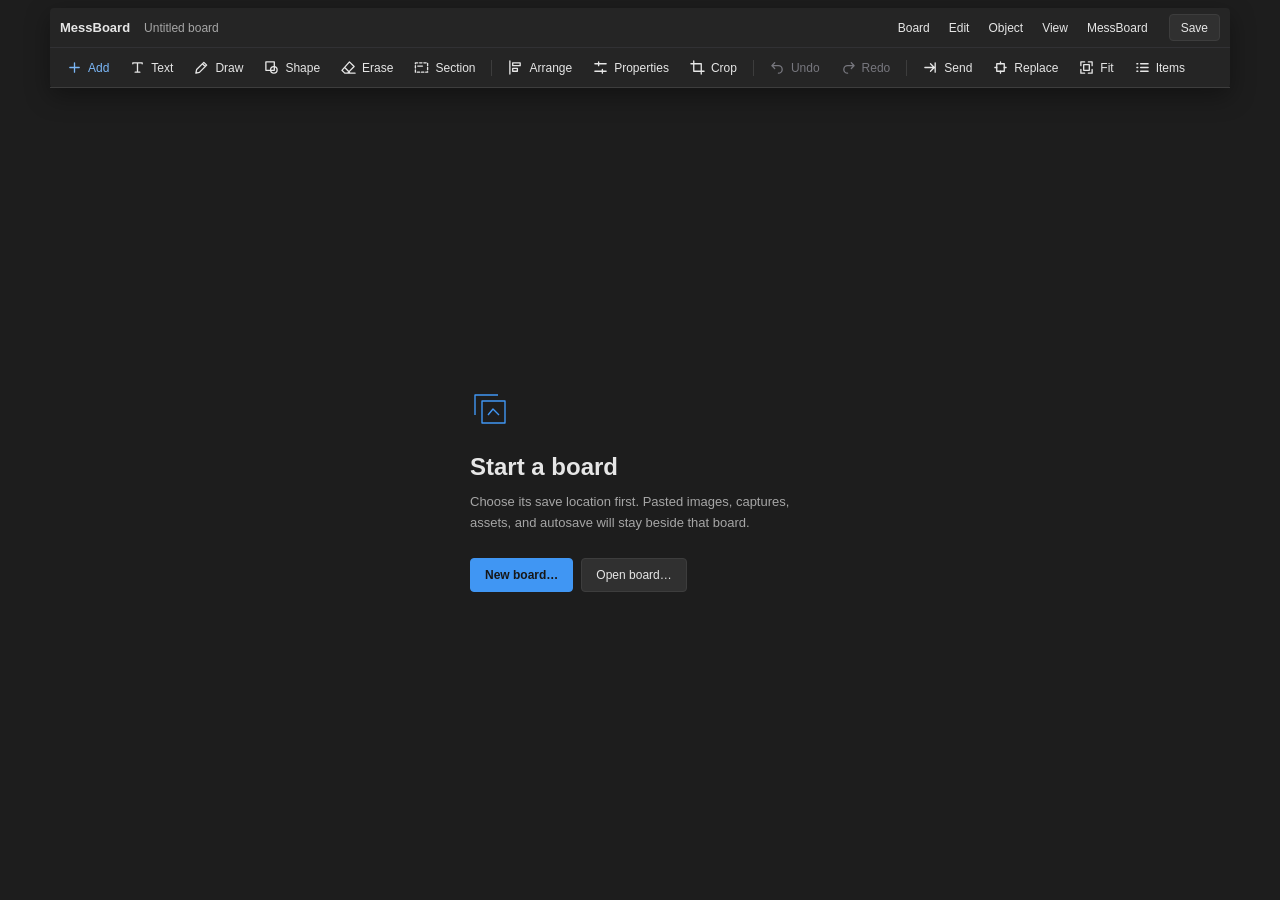
<file: MessBoard-1.0.0/index.html>
<!doctype html>
<html lang="en">
<head>
  <meta charset="utf-8">
  <meta name="viewport" content="width=device-width,initial-scale=1">
  <meta name="color-scheme" content="dark">
  <title>MessBoard</title>
  <link rel="stylesheet" href="css/app.css">
  <link rel="stylesheet" href="css/board-ui.css">
  <link rel="stylesheet" href="css/files-ui.css">
  <link rel="stylesheet" href="css/crop-ui.css">
  <link rel="stylesheet" href="css/ae-ui.css">
  <link rel="stylesheet" href="css/color-picker.css">
  <link rel="stylesheet" href="css/note-ui.css">
  <link rel="stylesheet" href="css/canvas-tools.css">
  <link rel="stylesheet" href="css/drawing-ui.css">
  <link rel="stylesheet" href="css/editor-menus.css">
  <link rel="stylesheet" href="css/persistence.css">
</head>
<body>
  <header class="rail">
    <div class="rail-top">
      <div class="brand">
        <strong>MessBoard</strong>
        <span id="boardName">Untitled board</span>
      </div>
      <nav aria-label="Main menu">
        <button data-menu="boardMenu" aria-controls="boardMenu" aria-haspopup="menu" aria-expanded="false">Board</button>
        <button data-menu="editMenu" aria-controls="editMenu" aria-haspopup="menu" aria-expanded="false">Edit</button>
        <button data-menu="objectMenu" aria-controls="objectMenu" aria-haspopup="menu" aria-expanded="false">Object</button>
        <button data-menu="viewMenu" aria-controls="viewMenu" aria-haspopup="menu" aria-expanded="false">View</button>
        <button data-menu="appMenu" aria-controls="appMenu" aria-haspopup="menu" aria-expanded="false" title="MessBoard preferences and help">MessBoard</button>
      </nav>
      <button id="compactMenuBtn" data-menu="mainMenu" title="All menus">Menu</button>
      <button id="saveBtn" class="save-button" title="Save board (Ctrl+S)">Save</button>
    </div>
    <div class="toolstrip" role="toolbar" aria-label="Board tools">
      <button id="addBtn" class="add-button tool-primary" title="Add files">
              <svg class="tool-icon" viewBox="0 0 16 16" aria-hidden="true"><path d="M8 3v10M3 8h10"/></svg>
              <span>Add</span>
            </button>
      <button id="noteBtn" class="tool-primary" title="Add text (T)">
              <svg class="tool-icon" viewBox="0 0 16 16" aria-hidden="true"><path d="M3 4V3h10v1M8 3v10M5.5 13h5"/></svg>
              <span>Text</span>
            </button>
      <button id="drawBtn" class="tool-primary" title="Drawing tools (P)">
              <svg class="tool-icon" viewBox="0 0 16 16" aria-hidden="true"><path d="m10.5 2.5 3 3-7.7 7.7-3.8.8.8-3.8ZM9 4l3 3"/></svg>
              <span>Draw</span>
            </button>
      <button id="shapeBtn" class="tool-primary" title="Shape tools (U)"><svg class="tool-icon" viewBox="0 0 16 16" aria-hidden="true"><rect x="2" y="2" width="9" height="9"/><circle cx="10.5" cy="10.5" r="3.5"/></svg><span>Shape</span></button>
      <button id="eraseBtn" class="tool-primary" title="Erase whole drawings and shapes; images and notes stay untouched" aria-pressed="false"><svg class="tool-icon" viewBox="0 0 16 16" aria-hidden="true"><path d="m9 2 5 5-7 7H4L1 11Zm-5 6 5 5M7 14h8"/></svg><span>Erase</span></button>
      <button id="sectionBtn" class="tool-primary" title="Add section: drag on the canvas to frame an area"><svg class="tool-icon" viewBox="0 0 16 16" aria-hidden="true"><rect x="1.5" y="3" width="13" height="10" stroke-dasharray="2.5 2"/><path d="M4 6.5h5"/></svg><span>Section</span></button>
      <span class="tool-divider" aria-hidden="true"></span>
      <button id="arrangeBtn" class="tool-primary tool-arrange" title="Arrange selection"><svg class="tool-icon" viewBox="0 0 16 16" aria-hidden="true"><path d="M2 1v14M5 3h8v3H5ZM5 9h5v3H5Z"/></svg><span>Arrange</span></button>
      <button id="propertiesBtn" class="tool-secondary" title="Properties for selected objects"><svg class="tool-icon" viewBox="0 0 16 16" aria-hidden="true"><path d="M2 4h12M2 12h12M6 2v4M10 10v4"/></svg><span>Properties</span></button>
      <button id="cropBtn" class="tool-secondary" title="Crop selected image (C)">
              <svg class="tool-icon" viewBox="0 0 16 16" aria-hidden="true"><path d="M4 1v11h11M1 4h11v11M7 4h5v5"/></svg>
              <span>Crop</span>
            </button>
      <span class="tool-divider" aria-hidden="true"></span>
      <button id="undoBtn" class="tool-primary" title="Undo (Ctrl+Z)" disabled>
              <svg class="tool-icon" viewBox="0 0 16 16" aria-hidden="true"><path d="m5 3-3 3 3 3M2 6h7a4 4 0 0 1 0 8"/></svg>
              <span>Undo</span>
            </button>
      <button id="redoBtn" class="tool-primary" title="Redo (Ctrl+Shift+Z)" disabled>
              <svg class="tool-icon" viewBox="0 0 16 16" aria-hidden="true"><path d="m11 3 3 3-3 3M14 6H7a4 4 0 0 0 0 8"/></svg>
              <span>Redo</span>
            </button>
      <span class="tool-divider" aria-hidden="true"></span>
      <button id="sendBtn" class="tool-primary" title="Send selected to AE (I)">
              <svg class="tool-icon" viewBox="0 0 16 16" aria-hidden="true"><path d="M2 8h9M8 4l4 4-4 4M13 3v10"/></svg>
              <span>Send</span>
            </button>
      <button id="replaceBtn" class="tool-primary" title="Replace in AE (Shift+I)">
              <svg class="tool-icon" viewBox="0 0 16 16" aria-hidden="true"><path d="M4 4h8v8H4z"/><path d="M2 8h2M12 8h2M8 2v2M8 12v2"/></svg>
              <span>Replace</span>
            </button>
      <button id="fitBtn" class="tool-secondary" title="Fit board (Shift+F)">
              <svg class="tool-icon" viewBox="0 0 16 16" aria-hidden="true"><path d="M6 2H2v4M10 2h4v4M14 10v4h-4M6 14H2v-4"/><rect x="5" y="5" width="6" height="6"/></svg>
              <span>Fit</span>
            </button>
      <button id="itemsBtn" class="tool-secondary" title="Board items">
              <svg class="tool-icon" viewBox="0 0 16 16" aria-hidden="true"><path d="M6 4h8M6 8h8M6 12h8M2 4h1M2 8h1M2 12h1"/></svg>
              <span>Items</span>
            </button>
      <button id="moreToolsBtn" data-menu="moreMenu" title="More tools">More</button>
    </div>
  </header>

  <div id="boardMenu" class="command-menu" role="menu" aria-label="Board" hidden>
    <button id="newBtn" role="menuitem">New board…</button>
    <button id="openBtn" role="menuitem">Open board…</button>
    <button id="openRecentBtn" role="menuitem" aria-haspopup="menu">Open recent…</button>
    <button data-activate="saveBtn" role="menuitem">Save board <kbd>Ctrl+S</kbd></button>
    <button id="saveAsBtn" role="menuitem" title="Copy this board and its owned assets to another name; an existing board can be replaced">Save As… <kbd>Ctrl+Shift+S</kbd></button>
    <button id="restoreBtn" role="menuitem" title="Restore last autosave">Recover autosave</button>
    <button data-command="import-board" role="menuitem" title="Add another saved board's items here without replacing this board">Import board into canvas…</button>
    <span class="menu-separator" role="separator"></span>
    <button id="filesBtn" role="menuitem">Files &amp; Export…</button>
  </div>
  <div id="editMenu" class="command-menu" role="menu" aria-label="Edit" hidden>
    <button data-activate="undoBtn" role="menuitem">Undo <kbd>Ctrl+Z</kbd></button>
    <button data-activate="redoBtn" role="menuitem">Redo <kbd>Ctrl+Shift+Z</kbd></button>
    <span class="menu-separator" role="separator"></span>
    <button data-command="copy">Copy items <kbd>Ctrl+C</kbd></button>
    <button data-command="paste">Paste clipboard <kbd>Ctrl+V</kbd></button>
    <button data-command="paste-items">Paste items</button>
    <button data-command="duplicate">Duplicate <kbd>Ctrl+D</kbd></button>
    <button data-command="delete" class="danger">Delete selection <kbd>Del</kbd></button>
    <span class="menu-separator" role="separator"></span>
    <button data-command="select-all">Select all <kbd>Ctrl+A</kbd></button>
    <button data-command="deselect">Deselect all</button>
  </div>
  <div id="objectMenu" class="command-menu" role="menu" aria-label="Object" hidden>
    <button data-activate="arrangeBtn">Arrange selection…</button>
    <button data-activate="propertiesBtn">Properties… <kbd>E</kbd></button>
    <button id="noteSettingsBtn" role="menuitem" disabled>Note settings…</button>
    <button id="drawingSettingsBtn" role="menuitem" disabled>Drawing settings…</button>
    <button data-activate="cropBtn">Crop image… <kbd>C</kbd></button>
    <span class="menu-separator" role="separator"></span>
    <button data-command="group">Group</button><button data-command="ungroup">Ungroup</button>
    <button data-command="enter-group">Edit group contents</button><button data-command="exit-group">Exit group</button>
    <span class="menu-separator" role="separator"></span>
    <button data-command="front">Bring to front</button><button data-command="forward">Bring forward</button><button data-command="backward">Send backward</button><button data-command="back">Send to back</button>
    <button data-command="lock">Lock selection</button><button data-command="hide">Hide selection</button>
  </div>
  <div id="viewMenu" class="command-menu" role="menu" aria-label="View" hidden>
    <button id="focusSelectionBtn" role="menuitem" disabled>Focus selection <kbd>F</kbd></button>
    <button data-activate="fitBtn" role="menuitem">Fit board <kbd>Shift+F</kbd></button>
    <button data-activate="itemsBtn" role="menuitem">Board items…</button>
    <span class="menu-separator" role="separator"></span>
    <button id="settingsBtn" role="menuitem">Canvas settings…</button>
    <button data-command="grid">Hide grid</button>
  </div>
  <div id="aeMenu" class="command-menu" role="menu" aria-label="After Effects" hidden>
    <button id="captureBtn" role="menuitem">Capture AE frame</button>
    <button id="importBtn" role="menuitem">Send selected to AE <kbd>I</kbd></button>
    <span class="menu-separator" role="separator"></span>
    <button id="aeBtn" role="menuitem">AE tools…</button>
  </div>

  <div id="appMenu" class="command-menu" role="menu" aria-label="MessBoard" hidden>
    <button id="preferencesBtn">Preferences…</button><button id="shortcutsBtn">Keyboard shortcuts…</button><button id="aboutBtn">About MessBoard…</button>
  </div>
  <div id="mainMenu" class="command-menu" role="menu" aria-label="All menus" hidden>
    <button data-submenu="boardMenu">Board</button><button data-submenu="editMenu">Edit</button><button data-submenu="objectMenu">Object</button><button data-submenu="viewMenu">View</button><button data-submenu="aeMenu">AE</button><button data-submenu="appMenu">MessBoard</button>
  </div>
  <div id="moreMenu" class="command-menu" role="menu" aria-label="More tools" hidden>
    <button data-activate="propertiesBtn">Properties… <kbd>E</kbd></button><button data-activate="cropBtn">Crop image… <kbd>C</kbd></button>
    <button data-activate="fitBtn">Fit board <kbd>Shift+F</kbd></button><button data-activate="itemsBtn">Board items…</button>
  </div>
  <div id="eraseStatus" class="editor-mode-status" role="status" hidden>Erase active — drawings &amp; shapes only · Esc to stop</div>
  <div id="palettePanel" class="tool-panel" hidden>
    <h2>Extracted Colors</h2>
    <p class="panel-help">Click a color to copy its hex code.</p>
    <div id="paletteSwatches" class="palette-swatches"></div>
    <button id="placePaletteBtn" class="primary-button" style="margin-top:12px;width:100%;">Place on board</button>
    <button id="closePalette" class="panel-done">Done</button>
  </div>
  <div id="toolbarHotzone" aria-hidden="true"></div>
  <main id="viewport" tabindex="0" aria-label="Reference board">
    <div id="world"></div>
    <div id="selectionBox" class="selected" style="display:none" aria-label="Transform selection"></div>
    <div id="groupScope" hidden><span id="groupScopeLabel"></span><button id="exitGroup">Exit group · Esc</button></div>
    <svg id="drawPreview" style="display:none" aria-hidden="true"></svg>
    <div id="marquee" hidden></div>
    <div id="empty">
      <svg class="empty-art" viewBox="0 0 56 40" aria-hidden="true"><rect x="3" y="8" width="36" height="28" rx="1"/><path d="M12 8V3h40v28H39M8 30l9-10 6 6 5-5 6 9"/><circle cx="29" cy="15" r="2"/></svg>
      <h1>Make room for your references</h1>
      <p>Drop image files here, paste a screenshot with <kbd>Ctrl+V</kbd>, or choose <b>Add</b>.</p>
      <button id="emptyAdd">Choose images</button>
    </div>
    <div id="readout">100% · 0 references</div>
    <div id="rotationReadout" role="status" hidden></div>
    <div id="notice" role="status" aria-live="polite"></div>
  </main>
<aside id="arrangePanel" class="tool-panel arrange-panel" hidden aria-labelledby="arrangeHeading">
 <h2 id="arrangeHeading">Arrange selection</h2><p id="arrangeStatus" class="panel-help" role="status">Select at least two movable objects or groups.</p>
 <section><h3>Align</h3><div class="arrange-grid"><button id="alignLeft">Left</button><button id="alignCenter" title="Horizontal center">H center</button><button id="alignRight">Right</button><button id="alignTop">Top</button><button id="alignMiddle" title="Vertical center">V center</button><button id="alignBottom">Bottom</button></div></section>
 <section><h3>Distribute</h3><p class="panel-help">Requires three movable objects or groups.</p><div class="arrange-grid"><button id="distributeH">Horizontal</button><button id="distributeV">Vertical</button></div></section>
 <section><h3>Size</h3><div class="arrange-grid"><button id="matchWidth">Width</button><button id="matchHeight">Height</button><button id="matchBoth">Both</button><button id="normalizeLargest" title="Match the largest bounding-box area, preserving proportions">Largest area</button><button id="normalizeSmallest" title="Match the smallest bounding-box area, preserving proportions">Smallest area</button></div></section>
 <section><h3>Layout</h3><div class="arrange-grid"><button id="autoGrid">Grid</button><button id="packItems">Pack</button><button id="stackH">Stack H</button><button id="stackV">Stack V</button></div><label class="gap-row">Gap <span class="numeric-slider"><input id="layoutGap" type="range" min="0" max="100" step="1" value="20"><input id="layoutGapNumber" type="number" min="0" max="100" step="1" value="20"><span>px</span></span></label></section>
 <p class="panel-help">Groups move together. Hidden or locked groups stay in place.</p><button id="closeArrange">Done</button>
</aside>
<aside id="propertiesPanel" class="tool-panel" hidden aria-labelledby="propertiesHeading"><h2 id="propertiesHeading">Properties</h2><p id="propertiesSummary" class="panel-help"></p><section id="appearanceProperties" hidden><h3>Appearance</h3><label class="object-opacity">Object opacity <span class="numeric-slider"><input data-object-opacity type="range" min="0" max="100" step="1" value="100"><input data-object-opacity-number type="number" min="0" max="100" step="1" value="100"><span>%</span></span></label></section><section id="imageProperties" hidden><h3>Image</h3><label class="toggle-row">Flip horizontal <input id="flipH" type="checkbox"></label><label class="toggle-row">Flip vertical <input id="flipV" type="checkbox"></label><button data-command="crop">Crop image…</button><button data-command="copy-image">Copy image</button><button data-command="relink">Relink image…</button></section><section id="sourceProperties" hidden><h3>Source</h3><p id="sourceName" class="source-file" title=""></p><button id="revealSource" data-command="reveal-source">Show in Explorer</button></section><div id="linkProperties" hidden><section class="link-editor"><h3>Link</h3><label class="link-url-label" for="linkUrl"><span>URL</span><input id="linkUrl" type="url" inputmode="url" autocomplete="off" spellcheck="false"></label><div class="link-editor-actions"><button data-command="open-link">Open in browser</button><button id="applyLinkUrl" class="primary-button" type="button">Apply</button></div></section></div><section id="sectionProperties" hidden><h3>Section</h3>
<label class="section-name-label" for="sectionName"><span>Name</span><input id="sectionName" type="text" maxlength="128" autocomplete="off" spellcheck="false"></label>
<div class="section-row"><span>Color</span><button type="button" class="color-well" id="sectionColorWell"><span></span><b id="sectionColorHex">#4096f3</b></button><button type="button" id="sectionColorTheme">Theme</button></div>
<label>Tint <span class="numeric-slider"><input id="sectionTint" type="range" min="0" max="60" step="1" value="10"><input id="sectionTintNumber" type="number" min="0" max="60" step="1" value="10"><span>%</span></span></label>
<label>Corner radius <span class="numeric-slider"><input id="sectionRadius" type="range" min="0" max="48" step="1" value="0"><input id="sectionRadiusNumber" type="number" min="0" max="48" step="1" value="0"><span>px</span></span></label>
<div class="section-row cluster-start"><span>Border width</span><span class="seg-group" id="sectionStrokeWidth"><button type="button" data-w="1">1</button><button type="button" data-w="2">2</button><button type="button" data-w="3">3</button><button type="button" data-w="4">4</button></span></div>
<div class="section-row cluster-tight"><span>Border style</span><span class="seg-group" id="sectionStrokeStyle"><button type="button" data-s="solid">Solid</button><button type="button" data-s="dashed">Dashed</button></span></div>
<div class="section-row cluster-start"><span>Label size</span><span class="seg-group" id="sectionLabelSize"><button type="button" data-z="s">S</button><button type="button" data-z="m">M</button><button type="button" data-z="l">L</button></span></div>
<div class="section-row cluster-tight position-row"><span>Label position</span><span class="anchor-pad" id="sectionAnchorPad"><span class="anchor-row"><button type="button" data-p="tl" title="Top left"></button><button type="button" data-p="tc" title="Top center"></button><button type="button" data-p="tr" title="Top right"></button></span><span class="anchor-row"><button type="button" data-p="ml" title="Middle left"></button><button type="button" data-p="c" title="Center"></button><button type="button" data-p="mr" title="Middle right"></button></span><span class="anchor-row"><button type="button" data-p="bl" title="Bottom left"></button><button type="button" data-p="bc" title="Bottom center"></button><button type="button" data-p="br" title="Bottom right"></button></span></span><span class="seg-group" id="sectionLabelPlace"><button type="button" data-o="in">Inside</button><button type="button" data-o="out">Outside</button></span></div>
<label class="toggle-row cluster-tight">Show label <input id="sectionLabelShow" type="checkbox" checked></label>
<label class="toggle-row cluster-start">Contents follow when dragging <input id="sectionFollow" type="checkbox" checked></label>
<button id="sectionArrange" type="button">Arrange contents</button><button id="sectionFit" type="button">Fit frame to contents</button>
</section><button id="closeProperties">Done</button></aside>
<aside id="preferencesPanel" class="tool-panel" hidden aria-labelledby="preferencesHeading"><h2 id="preferencesHeading">Preferences</h2><p class="panel-help">This installation only. Saved separately from your boards.</p><section><h3>Toolbar</h3><label>Labels <select id="toolbarLabels"><option value="labels">Labels</option><option value="icons">Icons</option></select></label><p class="panel-help">Labels shows text next to toolbar icons. Icons shows icons only; tooltips and keyboard shortcuts still work.</p></section><section><h3>New board defaults</h3><p class="panel-help">Use the current background, grid, accent and auto-hide settings for future new boards. Existing boards stay unchanged.</p><button id="useBoardDefaults">Use current board as defaults</button><button id="resetBoardDefaults">Restore defaults</button></section><section><h3>Canvas navigation</h3><p class="panel-help">Speed of the camera follow when dragging an object past the panel edge.</p><label>Edge pan speed <span class="numeric-slider"><input id="edgePanSpeed" type="range" min="0.2" max="6" step="0.1" value="2.5" aria-label="Edge pan speed"><input id="edgePanSpeedNumber" type="number" min="0.2" max="6" step="0.1" value="2.5" aria-label="Edge pan speed value"><span>px</span></span></label></section><p id="preferencesStatus" class="panel-help" role="status"></p><button id="closePreferences">Done</button></aside>
<aside id="shortcutsPanel" class="tool-panel" hidden aria-labelledby="shortcutsHeading"><h2 id="shortcutsHeading">Keyboard shortcuts</h2>
 <section><h3>Tools</h3><dl class="editor-shortcuts"><dt>Select</dt><dd>V</dd><dt>Text</dt><dd>T</dd><dt>Draw</dt><dd>P</dd><dt>Shape</dt><dd>U</dd><dt>Stop erasing</dt><dd>Esc</dd></dl></section>
 <section><h3>Board</h3><dl class="editor-shortcuts"><dt>Save</dt><dd>Ctrl+S</dd><dt>Save As</dt><dd>Ctrl+Shift+S</dd></dl></section>
 <section><h3>Edit</h3><dl class="editor-shortcuts"><dt>Undo</dt><dd>Ctrl+Z</dd><dt>Redo</dt><dd>Ctrl+Shift+Z or Ctrl+Y</dd><dt>Copy</dt><dd>Ctrl+C</dd><dt>Paste</dt><dd>Ctrl+V</dd><dt>Duplicate</dt><dd>Ctrl+D</dd><dt>Select all</dt><dd>Ctrl+A</dd><dt>Delete</dt><dd>Delete or Backspace</dd></dl></section>
 <section><h3>Object</h3><dl class="editor-shortcuts"><dt>Properties</dt><dd>E</dd><dt>Crop image</dt><dd>C</dd><dt>Arrange selection</dt><dd>A</dd></dl></section>
 <section><h3>View</h3><dl class="editor-shortcuts"><dt>Focus selection</dt><dd>F</dd><dt>Fit board</dt><dd>Shift+F</dd><dt>Pan</dt><dd>Hold Space and drag, or middle drag</dd><dt>Zoom</dt><dd>Scroll</dd></dl></section>
 <section><h3>After Effects</h3><dl class="editor-shortcuts"><dt>Send selected to AE</dt><dd>I</dd><dt>Replace in AE</dt><dd>Shift+I</dd></dl></section>
 <section><h3>Canvas gestures</h3><dl class="editor-shortcuts"><dt>Move snap</dt><dd>Ctrl while dragging</dd><dt>Nearby snap</dt><dd>Alt while dragging</dd><dt>Resize snap</dt><dd>Ctrl while resizing</dd><dt>Aspect lock</dt><dd>Shift while resizing</dd><dt>Rotation snap</dt><dd>Ctrl: 10° · Shift: 45°</dd><dt>Close menu</dt><dd>Esc</dd></dl></section>
 <button id="closeShortcuts">Done</button></aside>
<aside id="aboutPanel" class="tool-panel" hidden aria-labelledby="aboutHeading"><h2 id="aboutHeading">MessBoard</h2><p class="panel-help">Your beautifully messy visual workspace</p><p class="panel-help">Made by Maad · Version 1.0.0</p><p class="panel-help">Open source · Not for sale.</p><p class="panel-help">© 2026 Maad. All rights reserved.</p><button id="closeAbout">Done</button></aside>
<aside id="itemsPanel" class="tool-panel items-panel" hidden aria-labelledby="itemsHeading">
  <div class="items-header"><h2 id="itemsHeading">Items</h2><span id="itemsCount">0 items</span><button id="closeItems" title="Close Items" aria-label="Close Items"><svg viewBox="0 0 20 20" aria-hidden="true"><path d="m5 5 10 10M15 5 5 15"/></svg></button></div>
  <div class="items-search"><svg viewBox="0 0 20 20" aria-hidden="true"><circle cx="8" cy="8" r="4.5"/><path d="m11.5 11.5 5 5"/></svg><input id="itemsSearch" type="search" placeholder="Find an item…" aria-label="Find an item" autocomplete="off" spellcheck="false"><button id="itemsClearSearch" title="Clear search" aria-label="Clear search"><svg viewBox="0 0 20 20" aria-hidden="true"><path d="m6 6 8 8M14 6 6 14"/></svg></button></div>
  <button id="itemsExitGroup" hidden>Exit group editing</button>
  <div id="itemList" role="tree" tabindex="0" aria-label="Board layers, front to back" aria-multiselectable="true"></div>
  <div class="items-footer">
    <div class="items-actions" role="group" aria-label="Layer actions">
      <button id="showAllItems" title="Show all items" aria-label="Show all items"><svg viewBox="0 0 20 20" aria-hidden="true"><path d="M2 10s3-5 8-5 8 5 8 5-3 5-8 5-8-5-8-5Z"/><circle cx="10" cy="10" r="2"/></svg></button>
      <button id="itemsUp" title="Move forward" aria-label="Move forward"><svg viewBox="0 0 20 20" aria-hidden="true"><path d="m5 11 5-5 5 5M10 6v10"/></svg></button>
      <button id="itemsDown" title="Move backward" aria-label="Move backward"><svg viewBox="0 0 20 20" aria-hidden="true"><path d="m5 9 5 5 5-5M10 14V4"/></svg></button>
      <span class="items-divider" aria-hidden="true"></span>
      <button id="itemsGroup" title="Group selection" aria-label="Group selection"><svg viewBox="0 0 20 20" aria-hidden="true"><path d="M2 6V2h4M14 2h4v4M18 14v4h-4M6 18H2v-4"/><rect x="6" y="6" width="8" height="8"/></svg></button>
      <button id="itemsUngroup" title="Ungroup selection" aria-label="Ungroup selection"><svg viewBox="0 0 20 20" aria-hidden="true"><rect x="2.5" y="2.5" width="6" height="6"/><rect x="11.5" y="11.5" width="6" height="6"/><path d="m12 6 5-4M14 2h3v3M8 14l-5 4M6 18H3v-3"/></svg></button>
      <button id="itemsRename" title="Rename item (F2)" aria-label="Rename item"><svg viewBox="0 0 20 20" aria-hidden="true"><path d="m4 12 9-9 4 4-9 9-5 1ZM11 5l4 4"/></svg></button>
      <button id="itemsDuplicate" title="Duplicate selection" aria-label="Duplicate selection"><svg viewBox="0 0 20 20" aria-hidden="true"><rect x="7" y="7" width="10" height="10" rx="1"/><path d="M4 13H3V3h10v1M10 12h4M12 10v4"/></svg></button>
      <button id="itemsDelete" title="Delete selection" aria-label="Delete selection"><svg viewBox="0 0 20 20" aria-hidden="true"><path d="M3 5h14M7 5V3h6v2M5 5l1 12h8l1-12M8 8v6M12 8v6"/></svg></button>
    </div>
    <p id="itemsStatus" role="status">Front to back · drag to reorder</p>
  </div>
</aside>
<aside id="filesPanel" class="tool-panel files-panel" hidden aria-labelledby="filesHeading">
 <h2 id="filesHeading">Files &amp; Export</h2>
 <p id="saveDetails" class="panel-help" role="status"></p>
 <section><h3>Collect images</h3><p class="panel-help">Copy local images into this board’s assets folder. Originals stay untouched. Move the JSON and its companion folder together.</p><div class="file-actions"><button id="collectAll">Collect all</button><button id="collectSelection">Collect selection</button></div></section>
 <section><h3>Selection board</h3><p class="panel-help">Save selected items as a separate .messboard with their local images. This board stays unchanged. Keep the new file and companion folder together.</p><button id="exportSelectionBoard">Export selection as board…</button></section>
 <section><h3>Portable package</h3><p class="panel-help">ZIP includes the current board and all local images, including hidden items. Online media remain links.</p><button id="exportPackage">Export ZIP…</button></section>
 <section><h3>PNG image</h3><label>Include <select id="exportScope"><option value="board">Visible board</option><option value="selection">Visible selection</option></select></label><label>Resolution <select id="exportScale"><option value="0.5">0.5×</option><option value="1" selected>1×</option><option value="2">2×</option></select></label><label class="toggle-row">Transparent background <input id="exportTransparent" type="checkbox" checked></label><p class="panel-help">No grid or selection outlines. Online media export as labeled cards, not video frames.</p><button id="exportPNG">Export PNG…</button></section>
 <section><h3>Missing images</h3><div class="file-actions"><button id="scanMissing">Check again</button><button id="batchRelink">Search folder…</button></div><div id="missingList"></div></section>
 <p id="filesStatus" class="panel-help" role="status" aria-live="polite"></p><button id="cancelFileJob" hidden>Cancel operation</button><button id="closeFiles">Done</button>
</aside>
  <aside id="drawingEditPanel" class="tool-panel drawing-panel" hidden aria-labelledby="drawingEditHeading">
    <h2 id="drawingEditHeading">Editing drawing</h2>
    <label class="object-opacity">Object opacity <span class="numeric-slider"><input data-object-opacity type="range" min="0" max="100" step="1" value="100"><input data-object-opacity-number type="number" min="0" max="100" step="1" value="100"><span>%</span></span></label>
    
    <section id="editStrokeFillFields" class="drawing-section" hidden>
      <label class="toggle-row">Fill <input id="editStrokeFillEnabled" type="checkbox"></label>
      <label>Fill color <button class="color-well" data-color-target="editStrokeFillColor"><span></span><b id="editStrokeFillColor">#4096f3</b></button></label>
      <label class="toggle-row">Outline <input id="editStrokeOutlineEnabled" type="checkbox" checked></label>
    </section>
    <section id="editStrokeOutlineFields" class="drawing-section">
      <label>Stroke color <button class="color-well" data-color-target="editStrokeColor"><span></span><b id="editStrokeColor">#4096f3</b></button></label>
      <label for="editStrokeWidthNumber">Width <span class="drawing-width"><input id="editStrokeWidth" type="range" min="1" max="64" step="1" value="4" aria-label="Stroke width"><input id="editStrokeWidthNumber" type="number" min="1" max="64" step="1" value="4" aria-label="Stroke width value"></span></label>
      <label>Pattern <select id="editStrokeStyle"><option value="solid">Solid</option><option value="dashed">Dashed</option><option value="dotted">Dotted</option></select></label>
      <svg id="editStrokePatternSample" class="drawing-pattern" viewBox="0 0 240 12" aria-hidden="true"><path d="M 4 6 H 236"/></svg>
      <div id="editStrokeDashFields" hidden><label>Dash length <input id="editStrokeDashLength" type="number" min="0.1" step="0.5" value="4"></label><label>Dash gap <input id="editStrokeDashGap" type="number" min="0.1" step="0.5" value="2"></label><p class="panel-help">Dash values are multiples of stroke width.</p></div>
    </section>
    <section id="editStrokeLineFields" class="drawing-section">
      <label>Arrowheads <select id="editStrokeArrow"><option value="none">None</option><option value="start">Start</option><option value="end">End</option><option value="both">Both</option></select></label>
      <div id="editStrokeArrowFields" hidden><label>Arrow size <input id="editStrokeArrowSize" type="number" min="0.1" step="0.25" value="1"></label><p class="panel-help">Size is relative to stroke width.</p></div>
    </section>
    <div id="editStrokeRadiusFields" hidden><label>Corner radius <input id="editStrokeRadius" type="number" min="0" step="1" value="12"></label></div>
    
    <p id="editDrawingHelp" class="panel-help"></p>
    <p id="editDrawingStatus" class="drawing-status" role="status" aria-live="polite"></p>
    <button id="closeDrawingEdit" class="panel-done">Done</button>
  </aside>
  <aside id="settingsPanel" class="tool-panel" hidden aria-labelledby="settingsHeading">
    <h2 id="settingsHeading">Board appearance</h2>
    <p class="panel-help">Current board only · saved with this board.</p><h3>Canvas &amp; grid</h3>
    <label>Background <button class="color-well" data-color-target="bgColor"><span></span><b id="bgColor">#1d1d1d</b></button></label>
    <label>Grid style <select id="gridType"><option value="lines">Lines</option><option value="dots" selected>Dots</option><option value="none">None</option></select></label>
    <label>Grid color <button class="color-well" data-color-target="gridColor"><span></span><b id="gridColor">#ffffff</b></button></label>
    <label>Grid size <input id="gridSize" type="number" min="2" max="256" value="32"></label>
    <label for="gridOpacityNumber">Grid opacity <span class="numeric-slider"><input id="gridOpacity" type="range" min="0" max="1" step=".05" value="1" aria-label="Grid opacity"><input id="gridOpacityNumber" type="number" min="0" max="100" step="1" value="100" aria-label="Grid opacity percent"><span>%</span></span></label>
    <h3>Image thumbnails</h3>
    <label class="toggle-row">Use thumbnails <input id="thumbnailsEnabled" type="checkbox" checked></label>
    <label>Thumbnail size <select id="thumbnailSize"><option value="512">512 px</option><option value="1024" selected>1024 px</option><option value="2048">2048 px</option></select></label>
    <label>Full-res above zoom <select id="thumbnailSwapZoom"><option value="0.5">50%</option><option value="0.75" selected>75%</option><option value="1">100%</option><option value="1.5">150%</option></select></label>
    <p class="panel-help">Thumbnails keep panning smooth with many large images. Full resolution is used when zoomed in close, and always for Send to AE.</p>
    <h3>Board interface</h3><label class="toggle-row">Auto-hide toolbar <input id="autoHideToolbar" type="checkbox" checked></label>
    <label>Accent color <button class="color-well" data-color-target="accentColor"><span></span><b id="accentColor">#4096f3</b></button></label>
    <label>Panel color <button class="color-well" data-color-target="panelColor"><span></span><b id="panelColor">#252525</b></button></label>
    <label>Text color <button class="color-well" data-color-target="textColor"><span></span><b id="textColor">#e6e6e6</b></button></label>
    <p class="panel-help">UI accent, panel and text colors for this board. Canvas and image colors stay unchanged.</p>
    <button id="accentReset">Reset accent</button>
    <button id="panelThemeReset">Reset panel theme</button>
    <button id="bgReset">Reset background</button>
    <button id="gridReset">Reset grid to defaults</button>
    <button id="closeSettings" class="panel-done">Done</button>
  </aside>
  <aside id="noteSettingsPanel" class="tool-panel note-panel" hidden aria-labelledby="noteSettingsHeading">
    <h2 id="noteSettingsHeading">Note settings</h2>
    <label class="object-opacity">Object opacity <span class="numeric-slider"><input data-object-opacity type="range" min="0" max="100" step="1" value="100"><input data-object-opacity-number type="number" min="0" max="100" step="1" value="100"><span>%</span></span></label>
    <h3>Text</h3>
    <label for="noteFontSearch">Font</label>
    <div class="note-font-control">
      <input id="noteFontSearch" type="text" placeholder="Search installed fonts…" autocomplete="off" spellcheck="false" aria-controls="noteFontList" aria-expanded="false">
      <div id="noteFontList" class="note-font-list" role="group" aria-label="Font choices" hidden></div>
    </div>
    <p id="noteFontStatus" class="panel-help" role="status"></p>
    <label for="noteFontSize">Size <input id="noteFontSize" type="number" min="1" max="512" step="1" value="18"></label>
    <label>Style <span class="style-toggles"><button id="noteBold" type="button" aria-pressed="false" title="Bold"><svg viewBox="0 0 20 20" aria-hidden="true"><path d="M7 4h4.5a3 3 0 0 1 0 6H7zm0 6h5.2a3.2 3.2 0 0 1 0 6.4H7z"/></svg></button><button id="noteItalic" type="button" aria-pressed="false" title="Italic"><svg viewBox="0 0 20 20" aria-hidden="true"><path d="M8 4h7M5 16h7M11.5 4 8.5 16"/></svg></button><button id="noteUnderline" type="button" aria-pressed="false" title="Underline"><svg viewBox="0 0 20 20" aria-hidden="true"><path d="M6 4v5.5a4 4 0 0 0 8 0V4M5 17h10"/></svg></button></span></label>
    <label>Text color <button class="color-well" data-color-target="noteTextColor"><span></span><b id="noteTextColor">#eee8da</b></button></label>
    <label>Text orientation <span id="noteTextOrientation" class="style-toggles" role="group" aria-label="Text orientation"><button type="button" data-orientation="horizontal" aria-pressed="true" title="Horizontal text"><svg viewBox="0 0 20 20" aria-hidden="true"><path d="M3 6h14M3 10h10M3 14h12"/></svg></button><button type="button" data-orientation="vertical" aria-pressed="false" title="Vertical text"><svg viewBox="0 0 20 20" aria-hidden="true"><path d="M6 3v14M10 3v10M14 3v12"/></svg></button></span></label>
    <h3>Paragraph</h3>
    <label>Align <span class="style-toggles" role="group" aria-label="Alignment"><button type="button" data-halign="left" aria-pressed="true" title="Align left"><svg viewBox="0 0 20 20" aria-hidden="true"><path d="M4 5h12M4 10h8M4 15h10"/></svg></button><button type="button" data-halign="center" aria-pressed="false" title="Center"><svg viewBox="0 0 20 20" aria-hidden="true"><path d="M4 5h12M6 10h8M5 15h10"/></svg></button><button type="button" data-halign="right" aria-pressed="false" title="Align right"><svg viewBox="0 0 20 20" aria-hidden="true"><path d="M4 5h12M8 10h8M6 15h10"/></svg></button><button type="button" data-halign="justify" aria-pressed="false" title="Justify"><svg viewBox="0 0 20 20" aria-hidden="true"><path d="M4 5h12M4 10h12M4 15h12"/></svg></button><button type="button" data-valign="top" aria-pressed="true" title="Align top"><svg viewBox="0 0 20 20" aria-hidden="true"><path d="M4 4h12M6 8h8M6 12h8"/></svg></button><button type="button" data-valign="middle" aria-pressed="false" title="Align middle"><svg viewBox="0 0 20 20" aria-hidden="true"><path d="M4 4h12M4 16h12M6 8h8M6 12h8"/></svg></button><button type="button" data-valign="bottom" aria-pressed="false" title="Align bottom"><svg viewBox="0 0 20 20" aria-hidden="true"><path d="M4 16h12M6 8h8M6 12h8"/></svg></button></span></label>
    <label>List <span class="style-toggles"><button id="noteBulletList" type="button" aria-pressed="false" title="Bulleted list"><svg viewBox="0 0 20 20" aria-hidden="true"><circle cx="4.5" cy="6" r="1.4"/><circle cx="4.5" cy="12" r="1.4"/><path d="M8 6h9M8 12h9"/></svg></button><button id="noteNumberList" type="button" aria-pressed="false" title="Numbered list"><svg viewBox="0 0 20 20" aria-hidden="true"><path d="M8 6h9M8 12h9"/><text x="3" y="7.6" font-size="4.6">1</text><text x="3" y="13.6" font-size="4.6">2</text></svg></button></span></label>
    <label>Line height <input id="noteLineHeight" type="number" min="0.8" max="3" step="0.05" value="1.35"></label>
    <label>Letter spacing <input id="noteLetterSpacing" type="number" min="-5" max="20" step="0.5" value="0"></label>
    <label>Paragraph spacing <input id="noteParagraphSpacing" type="number" min="0" max="96" step="1" value="0"></label>
    <h3>Box</h3>
    <label>Background <button class="color-well" data-color-target="noteBackground"><span></span><b id="noteBackground">#141414</b></button></label>
    <label>Padding <input id="notePadding" type="number" min="0" max="64" step="1" value="14"></label>
    <label>Corner radius <input id="noteCornerRadius" type="number" min="0" max="64" step="1" value="0"></label>
    <p class="panel-help">Applies to the whole note. Changes support Undo.</p>
    <button id="closeNoteSettings" class="panel-done">Done</button>
  </aside>
  <aside id="drawPanel" class="tool-panel drawing-panel" hidden aria-labelledby="drawHeading">
    <h2 id="drawHeading">New drawing</h2>
    <label>Tool <select id="drawTool"><option value="pen">Pen</option><option value="line">Line</option></select></label>
    <section id="drawFillFields" class="drawing-section" hidden>
      <label class="toggle-row">Fill <input id="drawFillEnabled" type="checkbox"></label>
      <label>Fill color <button class="color-well" data-color-target="drawFillColor"><span></span><b id="drawFillColor">#4096f3</b></button></label>
      <label class="toggle-row">Outline <input id="drawOutlineEnabled" type="checkbox" checked></label>
    </section>
    <section id="drawOutlineFields" class="drawing-section">
      <label>Stroke color <button class="color-well" data-color-target="drawColor"><span></span><b id="drawColor">#4096f3</b></button></label>
      <label for="drawWidthNumber">Width <span class="drawing-width"><input id="drawWidth" type="range" min="1" max="64" step="1" value="10" aria-label="Stroke width"><input id="drawWidthNumber" type="number" min="1" max="64" step="1" value="10" aria-label="Stroke width value"></span></label>
      <div id="drawStabilizeFields" hidden><label for="drawStabilizeNumber">Smoothing <span class="drawing-width"><input id="drawStabilize" type="range" min="0" max="100" step="1" value="40" aria-label="Pen smoothing"><input id="drawStabilizeNumber" type="number" min="0" max="100" step="1" value="40" aria-label="Pen smoothing value"></span></label><p class="panel-help">Stabilizes the pen against hand jitter. Higher values draw smoother, slower curves. 0 turns it off.</p></div>
      <label>Pattern <select id="drawStyle"><option value="solid">Solid</option><option value="dashed">Dashed</option><option value="dotted">Dotted</option></select></label>
      <svg id="drawPatternSample" class="drawing-pattern" viewBox="0 0 240 12" aria-hidden="true"><path d="M 4 6 H 236"/></svg>
      <div id="drawDashFields" hidden><label>Dash length <input id="drawDashLength" type="number" min="0.1" step="0.5" value="4"></label><label>Dash gap <input id="drawDashGap" type="number" min="0.1" step="0.5" value="2"></label><p class="panel-help">Dash values are multiples of stroke width.</p></div>
    </section>
    <section id="drawLineFields" class="drawing-section">
      <label>Arrowheads <select id="drawArrow"><option value="none">None</option><option value="start">Start</option><option value="end">End</option><option value="both">Both</option></select></label>
      <div id="drawArrowFields" hidden><label>Arrow size <input id="drawArrowSize" type="number" min="0.1" step="0.25" value="1"></label><p class="panel-help">Size is relative to stroke width.</p></div>
    </section>
    <div id="drawRadiusFields" hidden><label>Corner radius <input id="drawRadius" type="number" min="0" step="1" value="12"></label></div>

    <p id="drawHelp" class="panel-help"></p>
    <p id="drawStatus" class="drawing-status" role="status" aria-live="polite"></p>
    <button id="closeDraw" class="panel-done">Done</button>
  </aside>
  <aside id="shapePanel" class="tool-panel drawing-panel" hidden aria-labelledby="shapeHeading">
    <h2 id="shapeHeading">New shape</h2>
    <label>Shape <select id="shapeTool"><option value="rect">Rectangle</option><option value="roundrect">Rounded rectangle</option><option value="ellipse">Ellipse</option><option value="triangle">Triangle</option><option value="diamond">Diamond</option><option value="star">Star</option></select></label>
    <section id="shapeFillFields" class="drawing-section" hidden>
      <label class="toggle-row">Fill <input id="shapeFillEnabled" type="checkbox"></label>
      <label>Fill color <button class="color-well" data-color-target="shapeFillColor"><span></span><b id="shapeFillColor">#4096f3</b></button></label>
      <label class="toggle-row">Outline <input id="shapeOutlineEnabled" type="checkbox" checked></label>
    </section>
    <section id="shapeOutlineFields" class="drawing-section">
      <label>Stroke color <button class="color-well" data-color-target="shapeColor"><span></span><b id="shapeColor">#4096f3</b></button></label>
      <label for="shapeWidthNumber">Width <span class="drawing-width"><input id="shapeWidth" type="range" min="1" max="64" step="1" value="10" aria-label="Stroke width"><input id="shapeWidthNumber" type="number" min="1" max="64" step="1" value="10" aria-label="Stroke width value"></span></label>
      <label>Pattern <select id="shapeStyle"><option value="solid">Solid</option><option value="dashed">Dashed</option><option value="dotted">Dotted</option></select></label>
      <svg id="shapePatternSample" class="drawing-pattern" viewBox="0 0 240 12" aria-hidden="true"><path d="M 4 6 H 236"/></svg>
      <div id="shapeDashFields" hidden><label>Dash length <input id="shapeDashLength" type="number" min="0.1" step="0.5" value="4"></label><label>Dash gap <input id="shapeDashGap" type="number" min="0.1" step="0.5" value="2"></label><p class="panel-help">Dash values are multiples of stroke width.</p></div>
    </section>
    <section id="shapeLineFields" class="drawing-section">
      <label>Arrowheads <select id="shapeArrow"><option value="none">None</option><option value="start">Start</option><option value="end">End</option><option value="both">Both</option></select></label>
      <div id="shapeArrowFields" hidden><label>Arrow size <input id="shapeArrowSize" type="number" min="0.1" step="0.25" value="1"></label><p class="panel-help">Size is relative to stroke width.</p></div>
    </section>
    <div id="shapeRadiusFields" hidden><label>Corner radius <input id="shapeRadius" type="number" min="0" step="1" value="12"></label></div>

    <p id="shapeHelp" class="panel-help"></p>
    <p id="shapeStatus" class="drawing-status" role="status" aria-live="polite"></p>
    <button id="closeShape" class="panel-done">Done</button>
  </aside>

  <div id="startupGate">
    <div class="startup-content">
      <svg class="startup-mark" viewBox="0 0 40 40" aria-hidden="true"><path d="M5 27V7h23M12 13h23v22H12Z"/><path d="m18 27 5-6 6 6"/></svg>
      <h1>Start a board</h1>
      <p>Choose its save location first. Pasted images, captures, assets, and autosave will stay beside that board.</p>
      <div class="startup-actions">
        <button id="startupNew" class="primary-button">New board…</button>
        <button id="startupOpen">Open board…</button>
      </div>
      <div id="startupRecent" class="startup-recent" hidden>
        <h3>Recent boards</h3>
        <div id="startupRecentList"></div>
      </div>
    </div>
  </div>

  <div id="colorPopover" class="color-popover" role="dialog" aria-label="Color picker" hidden>
    <div class="color-map">
      <div id="colorSV" class="color-sv" tabindex="0" role="group" aria-label="Saturation and brightness; use arrow keys">
        <canvas id="colorPlane" width="256" height="256" aria-hidden="true"></canvas><i id="colorCursor" aria-hidden="true"></i>
      </div>
      <div id="colorHue" class="color-ramp" tabindex="0" role="slider" aria-label="Hue" aria-orientation="vertical" aria-valuemin="0" aria-valuemax="360" aria-valuenow="0">
        <canvas id="colorRamp" width="20" height="256" aria-hidden="true"></canvas><i id="colorHueCursor" aria-hidden="true"></i>
      </div>
    </div>
    <div class="color-values">
      <div class="color-samples" aria-label="New and original color"><span id="colorNew" title="New color"></span><span id="colorOld" title="Original color"></span></div>
      <div class="color-component"><input type="radio" name="colorChannel" value="h" id="channelH" aria-label="Hue plane mode" checked><label for="colorH">H</label><input id="colorH" type="number" min="0" max="360" step="1" aria-label="Hue"><span>°</span></div>
      <div class="color-component"><input type="radio" name="colorChannel" value="s" id="channelS" aria-label="Saturation plane mode"><label for="colorS">S</label><input id="colorS" type="number" min="0" max="100" step="1" aria-label="Saturation"><span>%</span></div>
      <div class="color-component"><input type="radio" name="colorChannel" value="v" id="channelV" aria-label="Brightness plane mode"><label for="colorV">B</label><input id="colorV" type="number" min="0" max="100" step="1" aria-label="Brightness"><span>%</span></div>
      <div class="color-component color-rgb-start"><input type="radio" name="colorChannel" value="r" id="channelR" aria-label="Red plane mode"><label for="colorR">R</label><input id="colorR" type="number" min="0" max="255" step="1" aria-label="Red"><span></span></div>
      <div class="color-component"><input type="radio" name="colorChannel" value="g" id="channelG" aria-label="Green plane mode"><label for="colorG">G</label><input id="colorG" type="number" min="0" max="255" step="1" aria-label="Green"><span></span></div>
      <div class="color-component"><input type="radio" name="colorChannel" value="b" id="channelB" aria-label="Blue plane mode"><label for="colorB">B</label><input id="colorB" type="number" min="0" max="255" step="1" aria-label="Blue"><span></span></div>
      <label class="color-hex" for="colorHex"># <input id="colorHex" value="141414" maxlength="7" spellcheck="false" aria-label="Hex color"></label>
    </div>
    <div class="color-actions">
      <button id="colorDone" class="color-accept">OK</button>
      <button id="colorCancel">Cancel</button>
      <button id="colorPick" class="color-eyedropper" title="Pick from screen" aria-label="Pick from screen"><svg viewBox="0 0 20 20" aria-hidden="true"><path d="m12 3 5 5M11 5l4-3 3 3-3 4M12 6l2 2-8 8-3 1 1-3Z"/></svg></button>
      <label class="color-preview"><input id="colorPreview" type="checkbox" checked>Preview</label>
    </div>
  </div>
<div id="contextMenu" class="context-menu" role="menu" hidden><button data-command="add">Add files…</button><button data-command="paste">Paste clipboard <kbd>Ctrl+V</kbd></button><button data-command="paste-items">Paste items</button><button data-command="copy">Copy items <kbd>Ctrl+C</kbd></button><button data-command="duplicate">Duplicate <kbd>Ctrl+D</kbd></button><span></span><button data-command="edit-note">Edit text</button><button data-command="edit-drawing">Drawing settings…</button><button data-command="copy-image">Copy image to clipboard</button><button data-command="extract-colors">Extract colors…</button><button data-command="relink">Relink image…</button><button data-command="reveal-source">Show in Explorer</button><button data-command="play">Play</button><button data-command="stop">Stop</button><button data-command="open-link">Open in browser</button><span></span><button data-command="arrange">Arrange selection… <kbd>A</kbd></button><span></span><button data-command="group">Group</button><button data-command="ungroup">Ungroup</button><button data-command="enter-group">Edit group contents</button><button data-command="exit-group">Exit group</button><span></span><button data-command="lock">Lock / Unlock</button><button data-command="hide">Hide selection</button><span></span><button data-command="front">Bring to front</button><button data-command="forward">Bring forward</button><button data-command="backward">Send backward</button><button data-command="back">Send to back</button><span></span><button data-command="capture">Capture AE frame</button><button data-command="ae-tools">AE tools…</button><button data-command="send">Send selected to AE <kbd>I</kbd></button><button data-command="replace">Replace in AE <kbd>Shift+I</kbd></button><span></span><button data-command="save">Save board <kbd>Ctrl+S</kbd></button><button data-command="open">Open board…</button><button data-command="recover">Recover autosave</button><button data-command="fit">Fit board</button><button data-command="items">Items / Show hidden…</button><button data-command="grid">Hide grid</button><button data-command="delete" class="danger">Delete selected</button></div>

<button id="saveStatus" hidden title="Board storage status" aria-live="polite"></button>
<aside id="recoveryBar" hidden aria-label="Board storage">
 <p id="recoveryMessage" role="status" aria-live="polite"></p>
 <div class="recovery-actions"><button id="recoveryAccept">Recover</button><button id="recoveryKeep">Keep current</button><button id="recoveryRetry" hidden>Retry</button></div>
</aside>
<script src="js/platform-services.js"></script>
<script src="js/numeric-scrub.js"></script>
<script src="js/settings-scrub.js"></script>
<script src="js/file-dialogs.js"></script>
<script src="js/native-file-dialogs.js"></script>
<script src="js/screen-sampler.js"></script>
<script src="js/clipboard-process.js"></script>
<script src="js/source-location.js"></script>
<script src="js/board-import.js"></script>
<script src="js/accent-theme.js"></script>
<script src="js/editor-commands.js"></script>
<script src="js/app-preferences.js"></script>
<script src="js/preferences-ui.js"></script>
<script src="js/shell-ui.js"></script>
<script src="js/color-picker.js"></script>
<script src="js/color-palette.js"></script>
<script src="js/note-style.js"></script>
<script src="js/note-lists.js"></script>
<script src="js/font-catalog.js"></script>
<script src="js/note-ui.js"></script>
<script src="js/drawing-path.js"></script>
  <script src="js/stroke-filter.js"></script>
<script src="js/drawing-style.js"></script>
<script src="js/drawing-geometry.js"></script>
<script src="js/drawing-renderer.js"></script>
<script src="js/drawing-ui.js"></script>
<script src="js/layer-operations.js"></script>
<script src="js/CSInterface.js"></script><script src="js/path-codec.js"></script><script src="js/geometry.js"></script><script src="js/selection-geometry.js"></script><script src="js/grid-pattern.js"></script><script src="js/board-storage.js"></script><script src="js/image-crop.js"></script><script src="js/board-model.js"></script><script src="js/board-assets.js"></script><script src="js/board-export.js"></script><script src="js/board-ui.js"></script><script src="js/files-ui.js"></script><script src="js/crop-ui.js"></script><script src="js/ae-workflow.js"></script><script src="js/ae-ui.js"></script><script src="js/app.js"></script></body></html>
</file>
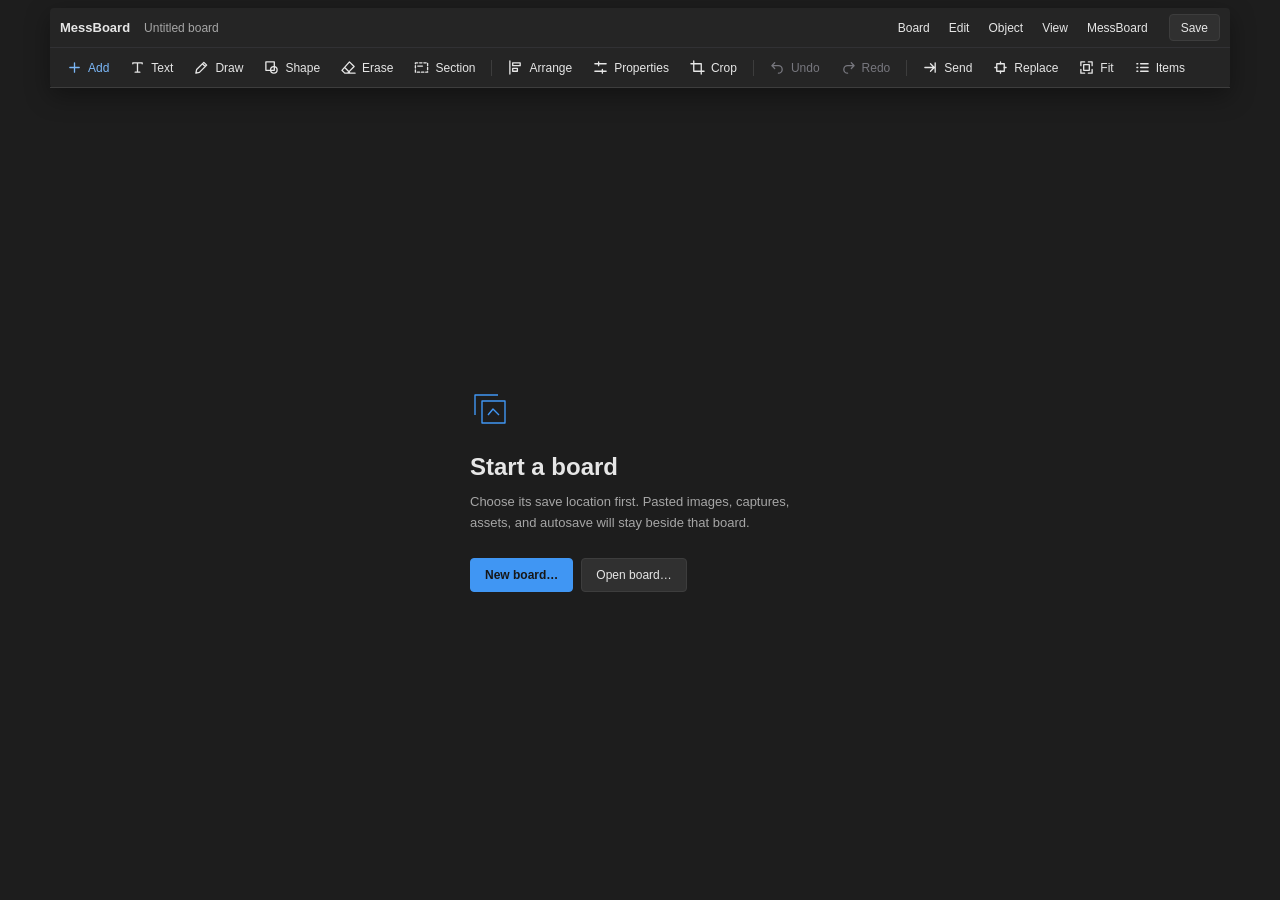
<file: MessBoard-1.0.1/index.html>
<!doctype html>
<html lang="en">
<head>
  <meta charset="utf-8">
  <meta name="viewport" content="width=device-width,initial-scale=1">
  <meta name="color-scheme" content="dark">
  <title>MessBoard</title>
  <link rel="stylesheet" href="css/app.css">
  <link rel="stylesheet" href="css/board-ui.css">
  <link rel="stylesheet" href="css/files-ui.css">
  <link rel="stylesheet" href="css/crop-ui.css">
  <link rel="stylesheet" href="css/ae-ui.css">
  <link rel="stylesheet" href="css/color-picker.css">
  <link rel="stylesheet" href="css/note-ui.css">
  <link rel="stylesheet" href="css/canvas-tools.css">
  <link rel="stylesheet" href="css/drawing-ui.css">
  <link rel="stylesheet" href="css/editor-menus.css">
  <link rel="stylesheet" href="css/persistence.css">
</head>
<body>
  <header class="rail">
    <div class="rail-top">
      <div class="brand">
        <strong>MessBoard</strong>
        <span id="boardName">Untitled board</span>
      </div>
      <nav aria-label="Main menu">
        <button data-menu="boardMenu" aria-controls="boardMenu" aria-haspopup="menu" aria-expanded="false">Board</button>
        <button data-menu="editMenu" aria-controls="editMenu" aria-haspopup="menu" aria-expanded="false">Edit</button>
        <button data-menu="objectMenu" aria-controls="objectMenu" aria-haspopup="menu" aria-expanded="false">Object</button>
        <button data-menu="viewMenu" aria-controls="viewMenu" aria-haspopup="menu" aria-expanded="false">View</button>
        <button data-menu="appMenu" aria-controls="appMenu" aria-haspopup="menu" aria-expanded="false" title="MessBoard preferences and help">MessBoard</button>
      </nav>
      <button id="compactMenuBtn" data-menu="mainMenu" title="All menus">Menu</button>
      <button id="saveBtn" class="save-button" title="Save board (Ctrl+S)">Save</button>
    </div>
    <div class="toolstrip" role="toolbar" aria-label="Board tools">
      <button id="addBtn" class="add-button tool-primary" title="Add files">
              <svg class="tool-icon" viewBox="0 0 16 16" aria-hidden="true"><path d="M8 3v10M3 8h10"/></svg>
              <span>Add</span>
            </button>
      <button id="noteBtn" class="tool-primary" title="Add text (T)">
              <svg class="tool-icon" viewBox="0 0 16 16" aria-hidden="true"><path d="M3 4V3h10v1M8 3v10M5.5 13h5"/></svg>
              <span>Text</span>
            </button>
      <button id="drawBtn" class="tool-primary" title="Drawing tools (P)">
              <svg class="tool-icon" viewBox="0 0 16 16" aria-hidden="true"><path d="m10.5 2.5 3 3-7.7 7.7-3.8.8.8-3.8ZM9 4l3 3"/></svg>
              <span>Draw</span>
            </button>
      <button id="shapeBtn" class="tool-primary" title="Shape tools (U)"><svg class="tool-icon" viewBox="0 0 16 16" aria-hidden="true"><rect x="2" y="2" width="9" height="9"/><circle cx="10.5" cy="10.5" r="3.5"/></svg><span>Shape</span></button>
      <button id="eraseBtn" class="tool-primary" title="Erase whole drawings and shapes; images and notes stay untouched" aria-pressed="false"><svg class="tool-icon" viewBox="0 0 16 16" aria-hidden="true"><path d="m9 2 5 5-7 7H4L1 11Zm-5 6 5 5M7 14h8"/></svg><span>Erase</span></button>
      <button id="sectionBtn" class="tool-primary" title="Add section: drag on the canvas to frame an area"><svg class="tool-icon" viewBox="0 0 16 16" aria-hidden="true"><rect x="1.5" y="3" width="13" height="10" stroke-dasharray="2.5 2"/><path d="M4 6.5h5"/></svg><span>Section</span></button>
      <span class="tool-divider" aria-hidden="true"></span>
      <button id="arrangeBtn" class="tool-primary tool-arrange" title="Arrange selection"><svg class="tool-icon" viewBox="0 0 16 16" aria-hidden="true"><path d="M2 1v14M5 3h8v3H5ZM5 9h5v3H5Z"/></svg><span>Arrange</span></button>
      <button id="propertiesBtn" class="tool-secondary" title="Properties for selected objects"><svg class="tool-icon" viewBox="0 0 16 16" aria-hidden="true"><path d="M2 4h12M2 12h12M6 2v4M10 10v4"/></svg><span>Properties</span></button>
      <button id="cropBtn" class="tool-secondary" title="Crop selected image (C)">
              <svg class="tool-icon" viewBox="0 0 16 16" aria-hidden="true"><path d="M4 1v11h11M1 4h11v11M7 4h5v5"/></svg>
              <span>Crop</span>
            </button>
      <span class="tool-divider" aria-hidden="true"></span>
      <button id="undoBtn" class="tool-primary" title="Undo (Ctrl+Z)" disabled>
              <svg class="tool-icon" viewBox="0 0 16 16" aria-hidden="true"><path d="m5 3-3 3 3 3M2 6h7a4 4 0 0 1 0 8"/></svg>
              <span>Undo</span>
            </button>
      <button id="redoBtn" class="tool-primary" title="Redo (Ctrl+Shift+Z)" disabled>
              <svg class="tool-icon" viewBox="0 0 16 16" aria-hidden="true"><path d="m11 3 3 3-3 3M14 6H7a4 4 0 0 0 0 8"/></svg>
              <span>Redo</span>
            </button>
      <span class="tool-divider" aria-hidden="true"></span>
      <button id="sendBtn" class="tool-primary" title="Send selected to AE (I)">
              <svg class="tool-icon" viewBox="0 0 16 16" aria-hidden="true"><path d="M2 8h9M8 4l4 4-4 4M13 3v10"/></svg>
              <span>Send</span>
            </button>
      <button id="replaceBtn" class="tool-primary" title="Replace in AE (Shift+I)">
              <svg class="tool-icon" viewBox="0 0 16 16" aria-hidden="true"><path d="M4 4h8v8H4z"/><path d="M2 8h2M12 8h2M8 2v2M8 12v2"/></svg>
              <span>Replace</span>
            </button>
      <button id="fitBtn" class="tool-secondary" title="Fit board (Shift+F)">
              <svg class="tool-icon" viewBox="0 0 16 16" aria-hidden="true"><path d="M6 2H2v4M10 2h4v4M14 10v4h-4M6 14H2v-4"/><rect x="5" y="5" width="6" height="6"/></svg>
              <span>Fit</span>
            </button>
      <button id="itemsBtn" class="tool-secondary" title="Board items">
              <svg class="tool-icon" viewBox="0 0 16 16" aria-hidden="true"><path d="M6 4h8M6 8h8M6 12h8M2 4h1M2 8h1M2 12h1"/></svg>
              <span>Items</span>
            </button>
      <button id="moreToolsBtn" data-menu="moreMenu" title="More tools">More</button>
    </div>
  </header>

  <div id="boardMenu" class="command-menu" role="menu" aria-label="Board" hidden>
    <button id="newBtn" role="menuitem">New board…</button>
    <button id="openBtn" role="menuitem">Open board…</button>
    <button id="openRecentBtn" role="menuitem" aria-haspopup="menu">Open recent…</button>
    <button data-activate="saveBtn" role="menuitem">Save board <kbd>Ctrl+S</kbd></button>
    <button id="saveAsBtn" role="menuitem" title="Copy this board and its owned assets to another name; an existing board can be replaced">Save As… <kbd>Ctrl+Shift+S</kbd></button>
    <button id="restoreBtn" role="menuitem" title="Restore last autosave">Recover autosave</button>
    <button data-command="import-board" role="menuitem" title="Add another saved board's items here without replacing this board">Import board into canvas…</button>
    <span class="menu-separator" role="separator"></span>
    <button id="filesBtn" role="menuitem">Files &amp; Export…</button>
  </div>
  <div id="editMenu" class="command-menu" role="menu" aria-label="Edit" hidden>
    <button data-activate="undoBtn" role="menuitem">Undo <kbd>Ctrl+Z</kbd></button>
    <button data-activate="redoBtn" role="menuitem">Redo <kbd>Ctrl+Shift+Z</kbd></button>
    <span class="menu-separator" role="separator"></span>
    <button data-command="copy">Copy items <kbd>Ctrl+C</kbd></button>
    <button data-command="paste">Paste clipboard <kbd>Ctrl+V</kbd></button>
    <button data-command="paste-items">Paste items</button>
    <button data-command="duplicate">Duplicate <kbd>Ctrl+D</kbd></button>
    <button data-command="delete" class="danger">Delete selection <kbd>Del</kbd></button>
    <span class="menu-separator" role="separator"></span>
    <button data-command="select-all">Select all <kbd>Ctrl+A</kbd></button>
    <button data-command="deselect">Deselect all</button>
  </div>
  <div id="objectMenu" class="command-menu" role="menu" aria-label="Object" hidden>
    <button data-activate="arrangeBtn">Arrange selection…</button>
    <button data-activate="propertiesBtn">Properties… <kbd>E</kbd></button>
    <button id="noteSettingsBtn" role="menuitem" disabled>Note settings…</button>
    <button id="drawingSettingsBtn" role="menuitem" disabled>Drawing settings…</button>
    <button data-activate="cropBtn">Crop image… <kbd>C</kbd></button>
    <span class="menu-separator" role="separator"></span>
    <button data-command="group">Group</button><button data-command="ungroup">Ungroup</button>
    <button data-command="enter-group">Edit group contents</button><button data-command="exit-group">Exit group</button>
    <span class="menu-separator" role="separator"></span>
    <button data-command="front">Bring to front</button><button data-command="forward">Bring forward</button><button data-command="backward">Send backward</button><button data-command="back">Send to back</button>
    <button data-command="lock">Lock selection</button><button data-command="hide">Hide selection</button>
  </div>
  <div id="viewMenu" class="command-menu" role="menu" aria-label="View" hidden>
    <button id="focusSelectionBtn" role="menuitem" disabled>Focus selection <kbd>F</kbd></button>
    <button data-activate="fitBtn" role="menuitem">Fit board <kbd>Shift+F</kbd></button>
    <button data-activate="itemsBtn" role="menuitem">Board items…</button>
    <span class="menu-separator" role="separator"></span>
    <button id="settingsBtn" role="menuitem">Canvas settings…</button>
    <button data-command="grid">Hide grid</button>
  </div>
  <div id="aeMenu" class="command-menu" role="menu" aria-label="After Effects" hidden>
    <button id="captureBtn" role="menuitem">Capture AE frame</button>
    <button id="importBtn" role="menuitem">Send selected to AE <kbd>I</kbd></button>
    <span class="menu-separator" role="separator"></span>
    <button id="aeBtn" role="menuitem">AE tools…</button>
  </div>

  <div id="appMenu" class="command-menu" role="menu" aria-label="MessBoard" hidden>
    <button id="preferencesBtn">Preferences…</button><button id="shortcutsBtn">Keyboard shortcuts…</button><button id="aboutBtn">About MessBoard…</button>
  </div>
  <div id="mainMenu" class="command-menu" role="menu" aria-label="All menus" hidden>
    <button data-submenu="boardMenu">Board</button><button data-submenu="editMenu">Edit</button><button data-submenu="objectMenu">Object</button><button data-submenu="viewMenu">View</button><button data-submenu="aeMenu">AE</button><button data-submenu="appMenu">MessBoard</button>
  </div>
  <div id="moreMenu" class="command-menu" role="menu" aria-label="More tools" hidden>
    <button data-activate="propertiesBtn">Properties… <kbd>E</kbd></button><button data-activate="cropBtn">Crop image… <kbd>C</kbd></button>
    <button data-activate="fitBtn">Fit board <kbd>Shift+F</kbd></button><button data-activate="itemsBtn">Board items…</button>
  </div>
  <div id="eraseStatus" class="editor-mode-status" role="status" hidden>Erase active — drawings &amp; shapes only · Esc to stop</div>
  <div id="palettePanel" class="tool-panel" hidden>
    <h2>Extracted Colors</h2>
    <p class="panel-help">Click a color to copy its hex code.</p>
    <div id="paletteSwatches" class="palette-swatches"></div>
    <button id="placePaletteBtn" class="primary-button" style="margin-top:12px;width:100%;">Place on board</button>
    <button id="closePalette" class="panel-done">Done</button>
  </div>
  <div id="toolbarHotzone" aria-hidden="true"></div>
  <main id="viewport" tabindex="0" aria-label="Reference board">
    <div id="world"></div>
    <div id="selectionBox" class="selected" style="display:none" aria-label="Transform selection"></div>
    <div id="groupScope" hidden><span id="groupScopeLabel"></span><button id="exitGroup">Exit group · Esc</button></div>
    <svg id="drawPreview" style="display:none" aria-hidden="true"></svg>
    <div id="marquee" hidden></div>
    <div id="empty">
      <svg class="empty-art" viewBox="0 0 56 40" aria-hidden="true"><rect x="3" y="8" width="36" height="28" rx="1"/><path d="M12 8V3h40v28H39M8 30l9-10 6 6 5-5 6 9"/><circle cx="29" cy="15" r="2"/></svg>
      <h1>Make room for your references</h1>
      <p>Drop image files here, paste a screenshot with <kbd>Ctrl+V</kbd>, or choose <b>Add</b>.</p>
      <button id="emptyAdd">Choose images</button>
    </div>
    <div id="readout">100% · 0 references</div>
    <div id="rotationReadout" role="status" hidden></div>
    <div id="notice" role="status" aria-live="polite"></div>
  </main>
<aside id="arrangePanel" class="tool-panel arrange-panel" hidden aria-labelledby="arrangeHeading">
 <h2 id="arrangeHeading">Arrange selection</h2><p id="arrangeStatus" class="panel-help" role="status">Select at least two movable objects or groups.</p>
 <section><h3>Align</h3><div class="arrange-grid"><button id="alignLeft">Left</button><button id="alignCenter" title="Horizontal center">H center</button><button id="alignRight">Right</button><button id="alignTop">Top</button><button id="alignMiddle" title="Vertical center">V center</button><button id="alignBottom">Bottom</button></div></section>
 <section><h3>Distribute</h3><p class="panel-help">Requires three movable objects or groups.</p><div class="arrange-grid"><button id="distributeH">Horizontal</button><button id="distributeV">Vertical</button></div></section>
 <section><h3>Size</h3><div class="arrange-grid"><button id="matchWidth">Width</button><button id="matchHeight">Height</button><button id="matchBoth">Both</button><button id="normalizeLargest" title="Match the largest bounding-box area, preserving proportions">Largest area</button><button id="normalizeSmallest" title="Match the smallest bounding-box area, preserving proportions">Smallest area</button></div></section>
 <section><h3>Layout</h3><div class="arrange-grid"><button id="autoGrid">Grid</button><button id="packItems">Pack</button><button id="stackH">Stack H</button><button id="stackV">Stack V</button></div><label class="gap-row">Gap <span class="numeric-slider"><input id="layoutGap" type="range" min="0" max="100" step="1" value="20"><input id="layoutGapNumber" type="number" min="0" max="100" step="1" value="20"><span>px</span></span></label></section>
 <p class="panel-help">Groups move together. Hidden or locked groups stay in place.</p><button id="closeArrange">Done</button>
</aside>
<aside id="propertiesPanel" class="tool-panel" hidden aria-labelledby="propertiesHeading"><h2 id="propertiesHeading">Properties</h2><p id="propertiesSummary" class="panel-help"></p><section id="appearanceProperties" hidden><h3>Appearance</h3><label class="object-opacity">Object opacity <span class="numeric-slider"><input data-object-opacity type="range" min="0" max="100" step="1" value="100"><input data-object-opacity-number type="number" min="0" max="100" step="1" value="100"><span>%</span></span></label></section><section id="imageProperties" hidden><h3>Image</h3><label class="toggle-row">Flip horizontal <input id="flipH" type="checkbox"></label><label class="toggle-row">Flip vertical <input id="flipV" type="checkbox"></label><button data-command="crop">Crop image…</button><button data-command="copy-image">Copy image</button><button data-command="relink">Relink image…</button></section><section id="sourceProperties" hidden><h3>Source</h3><p id="sourceName" class="source-file" title=""></p><button id="revealSource" data-command="reveal-source">Show in Explorer</button></section><div id="linkProperties" hidden><section class="link-editor"><h3>Link</h3><label class="link-url-label" for="linkUrl"><span>URL</span><input id="linkUrl" type="url" inputmode="url" autocomplete="off" spellcheck="false"></label><div class="link-editor-actions"><button data-command="open-link">Open in browser</button><button id="applyLinkUrl" class="primary-button" type="button">Apply</button></div></section></div><section id="sectionProperties" hidden><h3>Section</h3>
<label class="section-name-label" for="sectionName"><span>Name</span><input id="sectionName" type="text" maxlength="128" autocomplete="off" spellcheck="false"></label>
<div class="section-row"><span>Color</span><button type="button" class="color-well" id="sectionColorWell"><span></span><b id="sectionColorHex">#4096f3</b></button><button type="button" id="sectionColorTheme">Theme</button></div>
<label>Tint <span class="numeric-slider"><input id="sectionTint" type="range" min="0" max="60" step="1" value="10"><input id="sectionTintNumber" type="number" min="0" max="60" step="1" value="10"><span>%</span></span></label>
<label>Corner radius <span class="numeric-slider"><input id="sectionRadius" type="range" min="0" max="48" step="1" value="0"><input id="sectionRadiusNumber" type="number" min="0" max="48" step="1" value="0"><span>px</span></span></label>
<div class="section-row cluster-start"><span>Border width</span><span class="seg-group" id="sectionStrokeWidth"><button type="button" data-w="1">1</button><button type="button" data-w="2">2</button><button type="button" data-w="3">3</button><button type="button" data-w="4">4</button></span></div>
<div class="section-row cluster-tight"><span>Border style</span><span class="seg-group" id="sectionStrokeStyle"><button type="button" data-s="solid">Solid</button><button type="button" data-s="dashed">Dashed</button></span></div>
<div class="section-row cluster-start"><span>Label size</span><span class="seg-group" id="sectionLabelSize"><button type="button" data-z="s">S</button><button type="button" data-z="m">M</button><button type="button" data-z="l">L</button></span></div>
<div class="section-row cluster-tight position-row"><span>Label position</span><span class="anchor-pad" id="sectionAnchorPad"><span class="anchor-row"><button type="button" data-p="tl" title="Top left"></button><button type="button" data-p="tc" title="Top center"></button><button type="button" data-p="tr" title="Top right"></button></span><span class="anchor-row"><button type="button" data-p="ml" title="Middle left"></button><button type="button" data-p="c" title="Center"></button><button type="button" data-p="mr" title="Middle right"></button></span><span class="anchor-row"><button type="button" data-p="bl" title="Bottom left"></button><button type="button" data-p="bc" title="Bottom center"></button><button type="button" data-p="br" title="Bottom right"></button></span></span><span class="seg-group" id="sectionLabelPlace"><button type="button" data-o="in">Inside</button><button type="button" data-o="out">Outside</button></span></div>
<label class="toggle-row cluster-tight">Show label <input id="sectionLabelShow" type="checkbox" checked></label>
<label class="toggle-row cluster-start">Contents follow when dragging <input id="sectionFollow" type="checkbox" checked></label>
<button id="sectionArrange" type="button">Arrange contents</button><button id="sectionFit" type="button">Fit frame to contents</button>
</section><button id="closeProperties">Done</button></aside>
<aside id="preferencesPanel" class="tool-panel" hidden aria-labelledby="preferencesHeading"><h2 id="preferencesHeading">Preferences</h2><p class="panel-help">This installation only. Saved separately from your boards.</p><section><h3>Toolbar</h3><label>Labels <select id="toolbarLabels"><option value="labels">Labels</option><option value="icons">Icons</option></select></label><p class="panel-help">Labels shows text next to toolbar icons. Icons shows icons only; tooltips and keyboard shortcuts still work.</p></section><section><h3>New board defaults</h3><p class="panel-help">Use the current background, grid, accent and auto-hide settings for future new boards. Existing boards stay unchanged.</p><button id="useBoardDefaults">Use current board as defaults</button><button id="resetBoardDefaults">Restore defaults</button></section><section><h3>Canvas navigation</h3><p class="panel-help">Speed of the camera follow when dragging an object past the panel edge.</p><label>Edge pan speed <span class="numeric-slider"><input id="edgePanSpeed" type="range" min="0.2" max="6" step="0.1" value="2.5" aria-label="Edge pan speed"><input id="edgePanSpeedNumber" type="number" min="0.2" max="6" step="0.1" value="2.5" aria-label="Edge pan speed value"><span>px</span></span></label></section><p id="preferencesStatus" class="panel-help" role="status"></p><button id="closePreferences">Done</button></aside>
<aside id="shortcutsPanel" class="tool-panel" hidden aria-labelledby="shortcutsHeading"><h2 id="shortcutsHeading">Keyboard shortcuts</h2>
 <section><h3>Tools</h3><dl class="editor-shortcuts"><dt>Select</dt><dd>V</dd><dt>Text</dt><dd>T</dd><dt>Draw</dt><dd>P</dd><dt>Shape</dt><dd>U</dd><dt>Stop erasing</dt><dd>Esc</dd></dl></section>
 <section><h3>Board</h3><dl class="editor-shortcuts"><dt>Save</dt><dd>Ctrl+S</dd><dt>Save As</dt><dd>Ctrl+Shift+S</dd></dl></section>
 <section><h3>Edit</h3><dl class="editor-shortcuts"><dt>Undo</dt><dd>Ctrl+Z</dd><dt>Redo</dt><dd>Ctrl+Shift+Z or Ctrl+Y</dd><dt>Copy</dt><dd>Ctrl+C</dd><dt>Paste</dt><dd>Ctrl+V</dd><dt>Duplicate</dt><dd>Ctrl+D</dd><dt>Select all</dt><dd>Ctrl+A</dd><dt>Delete</dt><dd>Delete or Backspace</dd></dl></section>
 <section><h3>Object</h3><dl class="editor-shortcuts"><dt>Properties</dt><dd>E</dd><dt>Crop image</dt><dd>C</dd><dt>Arrange selection</dt><dd>A</dd></dl></section>
 <section><h3>View</h3><dl class="editor-shortcuts"><dt>Focus selection</dt><dd>F</dd><dt>Fit board</dt><dd>Shift+F</dd><dt>Pan</dt><dd>Hold Space and drag, or middle drag</dd><dt>Zoom</dt><dd>Scroll</dd></dl></section>
 <section><h3>After Effects</h3><dl class="editor-shortcuts"><dt>Send selected to AE</dt><dd>I</dd><dt>Replace in AE</dt><dd>Shift+I</dd></dl></section>
 <section><h3>Canvas gestures</h3><dl class="editor-shortcuts"><dt>Move snap</dt><dd>Ctrl while dragging</dd><dt>Nearby snap</dt><dd>Alt while dragging</dd><dt>Resize snap</dt><dd>Ctrl while resizing</dd><dt>Aspect lock</dt><dd>Shift while resizing</dd><dt>Rotation snap</dt><dd>Ctrl: 10° · Shift: 45°</dd><dt>Close menu</dt><dd>Esc</dd></dl></section>
 <button id="closeShortcuts">Done</button></aside>
<aside id="aboutPanel" class="tool-panel" hidden aria-labelledby="aboutHeading"><h2 id="aboutHeading">MessBoard</h2><p class="panel-help">Your beautifully messy visual workspace</p><p class="panel-help">Made by Maad · Version 1.0.1</p><p class="panel-help">Open source · Not for sale.</p><p class="panel-help">© 2026 Maad. All rights reserved.</p><button id="closeAbout">Done</button></aside>
<aside id="itemsPanel" class="tool-panel items-panel" hidden aria-labelledby="itemsHeading">
  <div class="items-header"><h2 id="itemsHeading">Items</h2><span id="itemsCount">0 items</span><button id="closeItems" title="Close Items" aria-label="Close Items"><svg viewBox="0 0 20 20" aria-hidden="true"><path d="m5 5 10 10M15 5 5 15"/></svg></button></div>
  <div class="items-search"><svg viewBox="0 0 20 20" aria-hidden="true"><circle cx="8" cy="8" r="4.5"/><path d="m11.5 11.5 5 5"/></svg><input id="itemsSearch" type="search" placeholder="Find an item…" aria-label="Find an item" autocomplete="off" spellcheck="false"><button id="itemsClearSearch" title="Clear search" aria-label="Clear search"><svg viewBox="0 0 20 20" aria-hidden="true"><path d="m6 6 8 8M14 6 6 14"/></svg></button></div>
  <button id="itemsExitGroup" hidden>Exit group editing</button>
  <div id="itemList" role="tree" tabindex="0" aria-label="Board layers, front to back" aria-multiselectable="true"></div>
  <div class="items-footer">
    <div class="items-actions" role="group" aria-label="Layer actions">
      <button id="showAllItems" title="Show all items" aria-label="Show all items"><svg viewBox="0 0 20 20" aria-hidden="true"><path d="M2 10s3-5 8-5 8 5 8 5-3 5-8 5-8-5-8-5Z"/><circle cx="10" cy="10" r="2"/></svg></button>
      <button id="itemsUp" title="Move forward" aria-label="Move forward"><svg viewBox="0 0 20 20" aria-hidden="true"><path d="m5 11 5-5 5 5M10 6v10"/></svg></button>
      <button id="itemsDown" title="Move backward" aria-label="Move backward"><svg viewBox="0 0 20 20" aria-hidden="true"><path d="m5 9 5 5 5-5M10 14V4"/></svg></button>
      <span class="items-divider" aria-hidden="true"></span>
      <button id="itemsGroup" title="Group selection" aria-label="Group selection"><svg viewBox="0 0 20 20" aria-hidden="true"><path d="M2 6V2h4M14 2h4v4M18 14v4h-4M6 18H2v-4"/><rect x="6" y="6" width="8" height="8"/></svg></button>
      <button id="itemsUngroup" title="Ungroup selection" aria-label="Ungroup selection"><svg viewBox="0 0 20 20" aria-hidden="true"><rect x="2.5" y="2.5" width="6" height="6"/><rect x="11.5" y="11.5" width="6" height="6"/><path d="m12 6 5-4M14 2h3v3M8 14l-5 4M6 18H3v-3"/></svg></button>
      <button id="itemsRename" title="Rename item (F2)" aria-label="Rename item"><svg viewBox="0 0 20 20" aria-hidden="true"><path d="m4 12 9-9 4 4-9 9-5 1ZM11 5l4 4"/></svg></button>
      <button id="itemsDuplicate" title="Duplicate selection" aria-label="Duplicate selection"><svg viewBox="0 0 20 20" aria-hidden="true"><rect x="7" y="7" width="10" height="10" rx="1"/><path d="M4 13H3V3h10v1M10 12h4M12 10v4"/></svg></button>
      <button id="itemsDelete" title="Delete selection" aria-label="Delete selection"><svg viewBox="0 0 20 20" aria-hidden="true"><path d="M3 5h14M7 5V3h6v2M5 5l1 12h8l1-12M8 8v6M12 8v6"/></svg></button>
    </div>
    <p id="itemsStatus" role="status">Front to back · drag to reorder</p>
  </div>
</aside>
<aside id="filesPanel" class="tool-panel files-panel" hidden aria-labelledby="filesHeading">
 <h2 id="filesHeading">Files &amp; Export</h2>
 <p id="saveDetails" class="panel-help" role="status"></p>
 <section><h3>Collect images</h3><p class="panel-help">Copy local images into this board’s assets folder. Originals stay untouched. Move the JSON and its companion folder together.</p><div class="file-actions"><button id="collectAll">Collect all</button><button id="collectSelection">Collect selection</button></div></section>
 <section><h3>Selection board</h3><p class="panel-help">Save selected items as a separate .messboard with their local images. This board stays unchanged. Keep the new file and companion folder together.</p><button id="exportSelectionBoard">Export selection as board…</button></section>
 <section><h3>Portable package</h3><p class="panel-help">ZIP includes the current board and all local images, including hidden items. Online media remain links.</p><button id="exportPackage">Export ZIP…</button></section>
 <section><h3>PNG image</h3><label>Include <select id="exportScope"><option value="board">Visible board</option><option value="selection">Visible selection</option></select></label><label>Resolution <select id="exportScale"><option value="0.5">0.5×</option><option value="1" selected>1×</option><option value="2">2×</option></select></label><label class="toggle-row">Transparent background <input id="exportTransparent" type="checkbox" checked></label><p class="panel-help">No grid or selection outlines. Online media export as labeled cards, not video frames.</p><button id="exportPNG">Export PNG…</button></section>
 <section><h3>Missing images</h3><div class="file-actions"><button id="scanMissing">Check again</button><button id="batchRelink">Search folder…</button></div><div id="missingList"></div></section>
 <p id="filesStatus" class="panel-help" role="status" aria-live="polite"></p><button id="cancelFileJob" hidden>Cancel operation</button><button id="closeFiles">Done</button>
</aside>
  <aside id="drawingEditPanel" class="tool-panel drawing-panel" hidden aria-labelledby="drawingEditHeading">
    <h2 id="drawingEditHeading">Editing drawing</h2>
    <label class="object-opacity">Object opacity <span class="numeric-slider"><input data-object-opacity type="range" min="0" max="100" step="1" value="100"><input data-object-opacity-number type="number" min="0" max="100" step="1" value="100"><span>%</span></span></label>
    
    <section id="editStrokeFillFields" class="drawing-section" hidden>
      <label class="toggle-row">Fill <input id="editStrokeFillEnabled" type="checkbox"></label>
      <label>Fill color <button class="color-well" data-color-target="editStrokeFillColor"><span></span><b id="editStrokeFillColor">#4096f3</b></button></label>
      <label class="toggle-row">Outline <input id="editStrokeOutlineEnabled" type="checkbox" checked></label>
    </section>
    <section id="editStrokeOutlineFields" class="drawing-section">
      <label>Stroke color <button class="color-well" data-color-target="editStrokeColor"><span></span><b id="editStrokeColor">#4096f3</b></button></label>
      <label for="editStrokeWidthNumber">Width <span class="drawing-width"><input id="editStrokeWidth" type="range" min="1" max="64" step="1" value="4" aria-label="Stroke width"><input id="editStrokeWidthNumber" type="number" min="1" max="64" step="1" value="4" aria-label="Stroke width value"></span></label>
      <label>Pattern <select id="editStrokeStyle"><option value="solid">Solid</option><option value="dashed">Dashed</option><option value="dotted">Dotted</option></select></label>
      <svg id="editStrokePatternSample" class="drawing-pattern" viewBox="0 0 240 12" aria-hidden="true"><path d="M 4 6 H 236"/></svg>
      <div id="editStrokeDashFields" hidden><label>Dash length <input id="editStrokeDashLength" type="number" min="0.1" step="0.5" value="4"></label><label>Dash gap <input id="editStrokeDashGap" type="number" min="0.1" step="0.5" value="2"></label><p class="panel-help">Dash values are multiples of stroke width.</p></div>
    </section>
    <section id="editStrokeLineFields" class="drawing-section">
      <label>Arrowheads <select id="editStrokeArrow"><option value="none">None</option><option value="start">Start</option><option value="end">End</option><option value="both">Both</option></select></label>
      <div id="editStrokeArrowFields" hidden><label>Arrow size <input id="editStrokeArrowSize" type="number" min="0.1" step="0.25" value="1"></label><p class="panel-help">Size is relative to stroke width.</p></div>
    </section>
    <div id="editStrokeRadiusFields" hidden><label>Corner radius <input id="editStrokeRadius" type="number" min="0" step="1" value="12"></label></div>
    
    <p id="editDrawingHelp" class="panel-help"></p>
    <p id="editDrawingStatus" class="drawing-status" role="status" aria-live="polite"></p>
    <button id="closeDrawingEdit" class="panel-done">Done</button>
  </aside>
  <aside id="settingsPanel" class="tool-panel" hidden aria-labelledby="settingsHeading">
    <h2 id="settingsHeading">Board appearance</h2>
    <p class="panel-help">Current board only · saved with this board.</p><h3>Canvas &amp; grid</h3>
    <label>Background <button class="color-well" data-color-target="bgColor"><span></span><b id="bgColor">#1d1d1d</b></button></label>
    <label>Grid style <select id="gridType"><option value="lines">Lines</option><option value="dots" selected>Dots</option><option value="none">None</option></select></label>
    <label>Grid color <button class="color-well" data-color-target="gridColor"><span></span><b id="gridColor">#ffffff</b></button></label>
    <label>Grid size <input id="gridSize" type="number" min="2" max="256" value="32"></label>
    <label for="gridOpacityNumber">Grid opacity <span class="numeric-slider"><input id="gridOpacity" type="range" min="0" max="1" step=".05" value="1" aria-label="Grid opacity"><input id="gridOpacityNumber" type="number" min="0" max="100" step="1" value="100" aria-label="Grid opacity percent"><span>%</span></span></label>
    <h3>Image thumbnails</h3>
    <label class="toggle-row">Use thumbnails <input id="thumbnailsEnabled" type="checkbox" checked></label>
    <label>Thumbnail size <select id="thumbnailSize"><option value="512">512 px</option><option value="1024" selected>1024 px</option><option value="2048">2048 px</option></select></label>
    <label>Full-res above zoom <select id="thumbnailSwapZoom"><option value="0.5">50%</option><option value="0.75" selected>75%</option><option value="1">100%</option><option value="1.5">150%</option></select></label>
    <p class="panel-help">Thumbnails keep panning smooth with many large images. Full resolution is used when zoomed in close, and always for Send to AE.</p>
    <h3>Board interface</h3><label class="toggle-row">Auto-hide toolbar <input id="autoHideToolbar" type="checkbox" checked></label>
    <label>Accent color <button class="color-well" data-color-target="accentColor"><span></span><b id="accentColor">#4096f3</b></button></label>
    <label>Panel color <button class="color-well" data-color-target="panelColor"><span></span><b id="panelColor">#252525</b></button></label>
    <label>Text color <button class="color-well" data-color-target="textColor"><span></span><b id="textColor">#e6e6e6</b></button></label>
    <p class="panel-help">UI accent, panel and text colors for this board. Canvas and image colors stay unchanged.</p>
    <button id="accentReset">Reset accent</button>
    <button id="panelThemeReset">Reset panel theme</button>
    <button id="bgReset">Reset background</button>
    <button id="gridReset">Reset grid to defaults</button>
    <button id="closeSettings" class="panel-done">Done</button>
  </aside>
  <aside id="noteSettingsPanel" class="tool-panel note-panel" hidden aria-labelledby="noteSettingsHeading">
    <h2 id="noteSettingsHeading">Note settings</h2>
    <label class="object-opacity">Object opacity <span class="numeric-slider"><input data-object-opacity type="range" min="0" max="100" step="1" value="100"><input data-object-opacity-number type="number" min="0" max="100" step="1" value="100"><span>%</span></span></label>
    <h3>Text</h3>
    <label for="noteFontSearch">Font</label>
    <div class="note-font-control">
      <input id="noteFontSearch" type="text" placeholder="Search installed fonts…" autocomplete="off" spellcheck="false" aria-controls="noteFontList" aria-expanded="false">
      <div id="noteFontList" class="note-font-list" role="group" aria-label="Font choices" hidden></div>
    </div>
    <p id="noteFontStatus" class="panel-help" role="status"></p>
    <label for="noteFontSize">Size <input id="noteFontSize" type="number" min="1" max="512" step="1" value="18"></label>
    <label>Style <span class="style-toggles"><button id="noteBold" type="button" aria-pressed="false" title="Bold"><svg viewBox="0 0 20 20" aria-hidden="true"><path d="M7 4h4.5a3 3 0 0 1 0 6H7zm0 6h5.2a3.2 3.2 0 0 1 0 6.4H7z"/></svg></button><button id="noteItalic" type="button" aria-pressed="false" title="Italic"><svg viewBox="0 0 20 20" aria-hidden="true"><path d="M8 4h7M5 16h7M11.5 4 8.5 16"/></svg></button><button id="noteUnderline" type="button" aria-pressed="false" title="Underline"><svg viewBox="0 0 20 20" aria-hidden="true"><path d="M6 4v5.5a4 4 0 0 0 8 0V4M5 17h10"/></svg></button></span></label>
    <label>Text color <button class="color-well" data-color-target="noteTextColor"><span></span><b id="noteTextColor">#eee8da</b></button></label>
    <label>Text orientation <span id="noteTextOrientation" class="style-toggles" role="group" aria-label="Text orientation"><button type="button" data-orientation="horizontal" aria-pressed="true" title="Horizontal text"><svg viewBox="0 0 20 20" aria-hidden="true"><path d="M3 6h14M3 10h10M3 14h12"/></svg></button><button type="button" data-orientation="vertical" aria-pressed="false" title="Vertical text"><svg viewBox="0 0 20 20" aria-hidden="true"><path d="M6 3v14M10 3v10M14 3v12"/></svg></button></span></label>
    <h3>Paragraph</h3>
    <label>Align <span class="style-toggles" role="group" aria-label="Alignment"><button type="button" data-halign="left" aria-pressed="true" title="Align left"><svg viewBox="0 0 20 20" aria-hidden="true"><path d="M4 5h12M4 10h8M4 15h10"/></svg></button><button type="button" data-halign="center" aria-pressed="false" title="Center"><svg viewBox="0 0 20 20" aria-hidden="true"><path d="M4 5h12M6 10h8M5 15h10"/></svg></button><button type="button" data-halign="right" aria-pressed="false" title="Align right"><svg viewBox="0 0 20 20" aria-hidden="true"><path d="M4 5h12M8 10h8M6 15h10"/></svg></button><button type="button" data-halign="justify" aria-pressed="false" title="Justify"><svg viewBox="0 0 20 20" aria-hidden="true"><path d="M4 5h12M4 10h12M4 15h12"/></svg></button><button type="button" data-valign="top" aria-pressed="true" title="Align top"><svg viewBox="0 0 20 20" aria-hidden="true"><path d="M4 4h12M6 8h8M6 12h8"/></svg></button><button type="button" data-valign="middle" aria-pressed="false" title="Align middle"><svg viewBox="0 0 20 20" aria-hidden="true"><path d="M4 4h12M4 16h12M6 8h8M6 12h8"/></svg></button><button type="button" data-valign="bottom" aria-pressed="false" title="Align bottom"><svg viewBox="0 0 20 20" aria-hidden="true"><path d="M4 16h12M6 8h8M6 12h8"/></svg></button></span></label>
    <label>List <span class="style-toggles"><button id="noteBulletList" type="button" aria-pressed="false" title="Bulleted list"><svg viewBox="0 0 20 20" aria-hidden="true"><circle cx="4.5" cy="6" r="1.4"/><circle cx="4.5" cy="12" r="1.4"/><path d="M8 6h9M8 12h9"/></svg></button><button id="noteNumberList" type="button" aria-pressed="false" title="Numbered list"><svg viewBox="0 0 20 20" aria-hidden="true"><path d="M8 6h9M8 12h9"/><text x="3" y="7.6" font-size="4.6">1</text><text x="3" y="13.6" font-size="4.6">2</text></svg></button></span></label>
    <label>Line height <input id="noteLineHeight" type="number" min="0.8" max="3" step="0.05" value="1.35"></label>
    <label>Letter spacing <input id="noteLetterSpacing" type="number" min="-5" max="20" step="0.5" value="0"></label>
    <label>Paragraph spacing <input id="noteParagraphSpacing" type="number" min="0" max="96" step="1" value="0"></label>
    <h3>Box</h3>
    <label>Background <button class="color-well" data-color-target="noteBackground"><span></span><b id="noteBackground">#141414</b></button></label>
    <label>Padding <input id="notePadding" type="number" min="0" max="64" step="1" value="14"></label>
    <label>Corner radius <input id="noteCornerRadius" type="number" min="0" max="64" step="1" value="0"></label>
    <p class="panel-help">Applies to the whole note. Changes support Undo.</p>
    <button id="closeNoteSettings" class="panel-done">Done</button>
  </aside>
  <aside id="drawPanel" class="tool-panel drawing-panel" hidden aria-labelledby="drawHeading">
    <h2 id="drawHeading">New drawing</h2>
    <label>Tool <select id="drawTool"><option value="pen">Pen</option><option value="line">Line</option></select></label>
    <section id="drawFillFields" class="drawing-section" hidden>
      <label class="toggle-row">Fill <input id="drawFillEnabled" type="checkbox"></label>
      <label>Fill color <button class="color-well" data-color-target="drawFillColor"><span></span><b id="drawFillColor">#4096f3</b></button></label>
      <label class="toggle-row">Outline <input id="drawOutlineEnabled" type="checkbox" checked></label>
    </section>
    <section id="drawOutlineFields" class="drawing-section">
      <label>Stroke color <button class="color-well" data-color-target="drawColor"><span></span><b id="drawColor">#4096f3</b></button></label>
      <label for="drawWidthNumber">Width <span class="drawing-width"><input id="drawWidth" type="range" min="1" max="64" step="1" value="10" aria-label="Stroke width"><input id="drawWidthNumber" type="number" min="1" max="64" step="1" value="10" aria-label="Stroke width value"></span></label>
      <div id="drawStabilizeFields" hidden><label for="drawStabilizeNumber">Smoothing <span class="drawing-width"><input id="drawStabilize" type="range" min="0" max="100" step="1" value="40" aria-label="Pen smoothing"><input id="drawStabilizeNumber" type="number" min="0" max="100" step="1" value="40" aria-label="Pen smoothing value"></span></label><p class="panel-help">Stabilizes the pen against hand jitter. Higher values draw smoother, slower curves. 0 turns it off.</p></div>
      <label>Pattern <select id="drawStyle"><option value="solid">Solid</option><option value="dashed">Dashed</option><option value="dotted">Dotted</option></select></label>
      <svg id="drawPatternSample" class="drawing-pattern" viewBox="0 0 240 12" aria-hidden="true"><path d="M 4 6 H 236"/></svg>
      <div id="drawDashFields" hidden><label>Dash length <input id="drawDashLength" type="number" min="0.1" step="0.5" value="4"></label><label>Dash gap <input id="drawDashGap" type="number" min="0.1" step="0.5" value="2"></label><p class="panel-help">Dash values are multiples of stroke width.</p></div>
    </section>
    <section id="drawLineFields" class="drawing-section">
      <label>Arrowheads <select id="drawArrow"><option value="none">None</option><option value="start">Start</option><option value="end">End</option><option value="both">Both</option></select></label>
      <div id="drawArrowFields" hidden><label>Arrow size <input id="drawArrowSize" type="number" min="0.1" step="0.25" value="1"></label><p class="panel-help">Size is relative to stroke width.</p></div>
    </section>
    <div id="drawRadiusFields" hidden><label>Corner radius <input id="drawRadius" type="number" min="0" step="1" value="12"></label></div>

    <p id="drawHelp" class="panel-help"></p>
    <p id="drawStatus" class="drawing-status" role="status" aria-live="polite"></p>
    <button id="closeDraw" class="panel-done">Done</button>
  </aside>
  <aside id="shapePanel" class="tool-panel drawing-panel" hidden aria-labelledby="shapeHeading">
    <h2 id="shapeHeading">New shape</h2>
    <label>Shape <select id="shapeTool"><option value="rect">Rectangle</option><option value="roundrect">Rounded rectangle</option><option value="ellipse">Ellipse</option><option value="triangle">Triangle</option><option value="diamond">Diamond</option><option value="star">Star</option></select></label>
    <section id="shapeFillFields" class="drawing-section" hidden>
      <label class="toggle-row">Fill <input id="shapeFillEnabled" type="checkbox"></label>
      <label>Fill color <button class="color-well" data-color-target="shapeFillColor"><span></span><b id="shapeFillColor">#4096f3</b></button></label>
      <label class="toggle-row">Outline <input id="shapeOutlineEnabled" type="checkbox" checked></label>
    </section>
    <section id="shapeOutlineFields" class="drawing-section">
      <label>Stroke color <button class="color-well" data-color-target="shapeColor"><span></span><b id="shapeColor">#4096f3</b></button></label>
      <label for="shapeWidthNumber">Width <span class="drawing-width"><input id="shapeWidth" type="range" min="1" max="64" step="1" value="10" aria-label="Stroke width"><input id="shapeWidthNumber" type="number" min="1" max="64" step="1" value="10" aria-label="Stroke width value"></span></label>
      <label>Pattern <select id="shapeStyle"><option value="solid">Solid</option><option value="dashed">Dashed</option><option value="dotted">Dotted</option></select></label>
      <svg id="shapePatternSample" class="drawing-pattern" viewBox="0 0 240 12" aria-hidden="true"><path d="M 4 6 H 236"/></svg>
      <div id="shapeDashFields" hidden><label>Dash length <input id="shapeDashLength" type="number" min="0.1" step="0.5" value="4"></label><label>Dash gap <input id="shapeDashGap" type="number" min="0.1" step="0.5" value="2"></label><p class="panel-help">Dash values are multiples of stroke width.</p></div>
    </section>
    <section id="shapeLineFields" class="drawing-section">
      <label>Arrowheads <select id="shapeArrow"><option value="none">None</option><option value="start">Start</option><option value="end">End</option><option value="both">Both</option></select></label>
      <div id="shapeArrowFields" hidden><label>Arrow size <input id="shapeArrowSize" type="number" min="0.1" step="0.25" value="1"></label><p class="panel-help">Size is relative to stroke width.</p></div>
    </section>
    <div id="shapeRadiusFields" hidden><label>Corner radius <input id="shapeRadius" type="number" min="0" step="1" value="12"></label></div>

    <p id="shapeHelp" class="panel-help"></p>
    <p id="shapeStatus" class="drawing-status" role="status" aria-live="polite"></p>
    <button id="closeShape" class="panel-done">Done</button>
  </aside>

  <div id="startupGate">
    <div class="startup-content">
      <svg class="startup-mark" viewBox="0 0 40 40" aria-hidden="true"><path d="M5 27V7h23M12 13h23v22H12Z"/><path d="m18 27 5-6 6 6"/></svg>
      <h1>Start a board</h1>
      <p>Choose its save location first. Pasted images, captures, assets, and autosave will stay beside that board.</p>
      <div class="startup-actions">
        <button id="startupNew" class="primary-button">New board…</button>
        <button id="startupOpen">Open board…</button>
      </div>
      <div id="startupRecent" class="startup-recent" hidden>
        <h3>Recent boards</h3>
        <div id="startupRecentList"></div>
      </div>
    </div>
  </div>

  <div id="colorPopover" class="color-popover" role="dialog" aria-label="Color picker" hidden>
    <div class="color-map">
      <div id="colorSV" class="color-sv" tabindex="0" role="group" aria-label="Saturation and brightness; use arrow keys">
        <canvas id="colorPlane" width="256" height="256" aria-hidden="true"></canvas><i id="colorCursor" aria-hidden="true"></i>
      </div>
      <div id="colorHue" class="color-ramp" tabindex="0" role="slider" aria-label="Hue" aria-orientation="vertical" aria-valuemin="0" aria-valuemax="360" aria-valuenow="0">
        <canvas id="colorRamp" width="20" height="256" aria-hidden="true"></canvas><i id="colorHueCursor" aria-hidden="true"></i>
      </div>
    </div>
    <div class="color-values">
      <div class="color-samples" aria-label="New and original color"><span id="colorNew" title="New color"></span><span id="colorOld" title="Original color"></span></div>
      <div class="color-component"><input type="radio" name="colorChannel" value="h" id="channelH" aria-label="Hue plane mode" checked><label for="colorH">H</label><input id="colorH" type="number" min="0" max="360" step="1" aria-label="Hue"><span>°</span></div>
      <div class="color-component"><input type="radio" name="colorChannel" value="s" id="channelS" aria-label="Saturation plane mode"><label for="colorS">S</label><input id="colorS" type="number" min="0" max="100" step="1" aria-label="Saturation"><span>%</span></div>
      <div class="color-component"><input type="radio" name="colorChannel" value="v" id="channelV" aria-label="Brightness plane mode"><label for="colorV">B</label><input id="colorV" type="number" min="0" max="100" step="1" aria-label="Brightness"><span>%</span></div>
      <div class="color-component color-rgb-start"><input type="radio" name="colorChannel" value="r" id="channelR" aria-label="Red plane mode"><label for="colorR">R</label><input id="colorR" type="number" min="0" max="255" step="1" aria-label="Red"><span></span></div>
      <div class="color-component"><input type="radio" name="colorChannel" value="g" id="channelG" aria-label="Green plane mode"><label for="colorG">G</label><input id="colorG" type="number" min="0" max="255" step="1" aria-label="Green"><span></span></div>
      <div class="color-component"><input type="radio" name="colorChannel" value="b" id="channelB" aria-label="Blue plane mode"><label for="colorB">B</label><input id="colorB" type="number" min="0" max="255" step="1" aria-label="Blue"><span></span></div>
      <label class="color-hex" for="colorHex"># <input id="colorHex" value="141414" maxlength="7" spellcheck="false" aria-label="Hex color"></label>
    </div>
    <div class="color-actions">
      <button id="colorDone" class="color-accept">OK</button>
      <button id="colorCancel">Cancel</button>
      <button id="colorPick" class="color-eyedropper" title="Pick from screen" aria-label="Pick from screen"><svg viewBox="0 0 20 20" aria-hidden="true"><path d="m12 3 5 5M11 5l4-3 3 3-3 4M12 6l2 2-8 8-3 1 1-3Z"/></svg></button>
      <label class="color-preview"><input id="colorPreview" type="checkbox" checked>Preview</label>
    </div>
  </div>
<div id="contextMenu" class="context-menu" role="menu" hidden><button data-command="add">Add files…</button><button data-command="paste">Paste clipboard <kbd>Ctrl+V</kbd></button><button data-command="paste-items">Paste items</button><button data-command="copy">Copy items <kbd>Ctrl+C</kbd></button><button data-command="duplicate">Duplicate <kbd>Ctrl+D</kbd></button><span></span><button data-command="edit-note">Edit text</button><button data-command="edit-drawing">Drawing settings…</button><button data-command="copy-image">Copy image to clipboard</button><button data-command="extract-colors">Extract colors…</button><button data-command="relink">Relink image…</button><button data-command="reveal-source">Show in Explorer</button><button data-command="play">Play</button><button data-command="stop">Stop</button><button data-command="open-link">Open in browser</button><span></span><button data-command="arrange">Arrange selection… <kbd>A</kbd></button><span></span><button data-command="group">Group</button><button data-command="ungroup">Ungroup</button><button data-command="enter-group">Edit group contents</button><button data-command="exit-group">Exit group</button><span></span><button data-command="lock">Lock / Unlock</button><button data-command="hide">Hide selection</button><span></span><button data-command="front">Bring to front</button><button data-command="forward">Bring forward</button><button data-command="backward">Send backward</button><button data-command="back">Send to back</button><span></span><button data-command="capture">Capture AE frame</button><button data-command="ae-tools">AE tools…</button><button data-command="send">Send selected to AE <kbd>I</kbd></button><button data-command="replace">Replace in AE <kbd>Shift+I</kbd></button><span></span><button data-command="save">Save board <kbd>Ctrl+S</kbd></button><button data-command="open">Open board…</button><button data-command="recover">Recover autosave</button><button data-command="fit">Fit board</button><button data-command="items">Items / Show hidden…</button><button data-command="grid">Hide grid</button><button data-command="delete" class="danger">Delete selected</button></div>

<button id="saveStatus" hidden title="Board storage status" aria-live="polite"></button>
<aside id="recoveryBar" hidden aria-label="Board storage">
 <p id="recoveryMessage" role="status" aria-live="polite"></p>
 <div class="recovery-actions"><button id="recoveryAccept">Recover</button><button id="recoveryKeep">Keep current</button><button id="recoveryRetry" hidden>Retry</button></div>
</aside>
<script src="js/platform-services.js"></script>
<script src="js/numeric-scrub.js"></script>
<script src="js/settings-scrub.js"></script>
<script src="js/file-dialogs.js"></script>
<script src="js/native-file-dialogs.js"></script>
<script src="js/screen-sampler.js"></script>
<script src="js/clipboard-process.js"></script>
<script src="js/source-location.js"></script>
<script src="js/board-import.js"></script>
<script src="js/accent-theme.js"></script>
<script src="js/editor-commands.js"></script>
<script src="js/app-preferences.js"></script>
<script src="js/preferences-ui.js"></script>
<script src="js/shell-ui.js"></script>
<script src="js/color-picker.js"></script>
<script src="js/color-palette.js"></script>
<script src="js/note-style.js"></script>
<script src="js/note-lists.js"></script>
<script src="js/font-catalog.js"></script>
<script src="js/note-ui.js"></script>
<script src="js/drawing-path.js"></script>
  <script src="js/stroke-filter.js"></script>
<script src="js/drawing-style.js"></script>
<script src="js/drawing-geometry.js"></script>
<script src="js/drawing-renderer.js"></script>
<script src="js/drawing-ui.js"></script>
<script src="js/layer-operations.js"></script>
<script src="js/CSInterface.js"></script><script src="js/path-codec.js"></script><script src="js/geometry.js"></script><script src="js/selection-geometry.js"></script><script src="js/grid-pattern.js"></script><script src="js/board-storage.js"></script><script src="js/image-crop.js"></script><script src="js/board-model.js"></script><script src="js/board-assets.js"></script><script src="js/board-export.js"></script><script src="js/board-ui.js"></script><script src="js/files-ui.js"></script><script src="js/crop-ui.js"></script><script src="js/ae-workflow.js"></script><script src="js/ae-ui.js"></script><script src="js/app.js"></script></body></html>
</file>
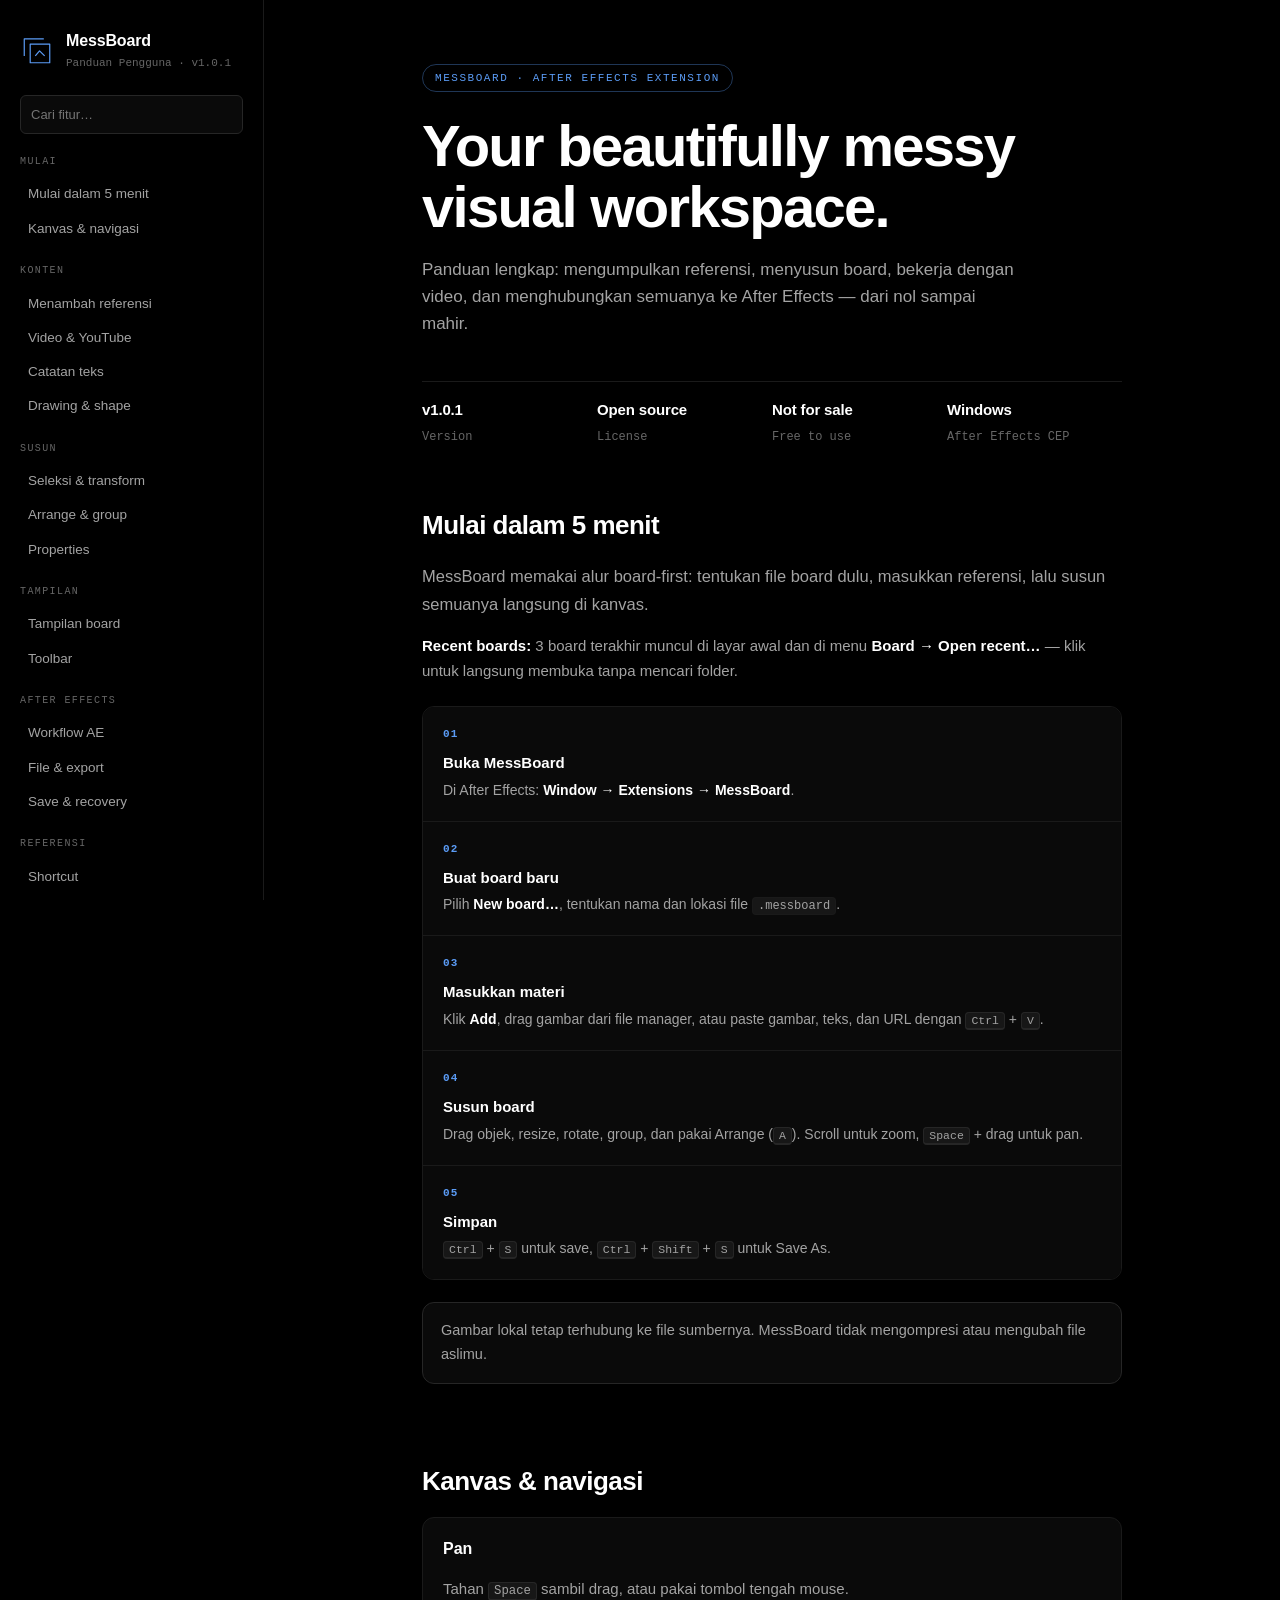
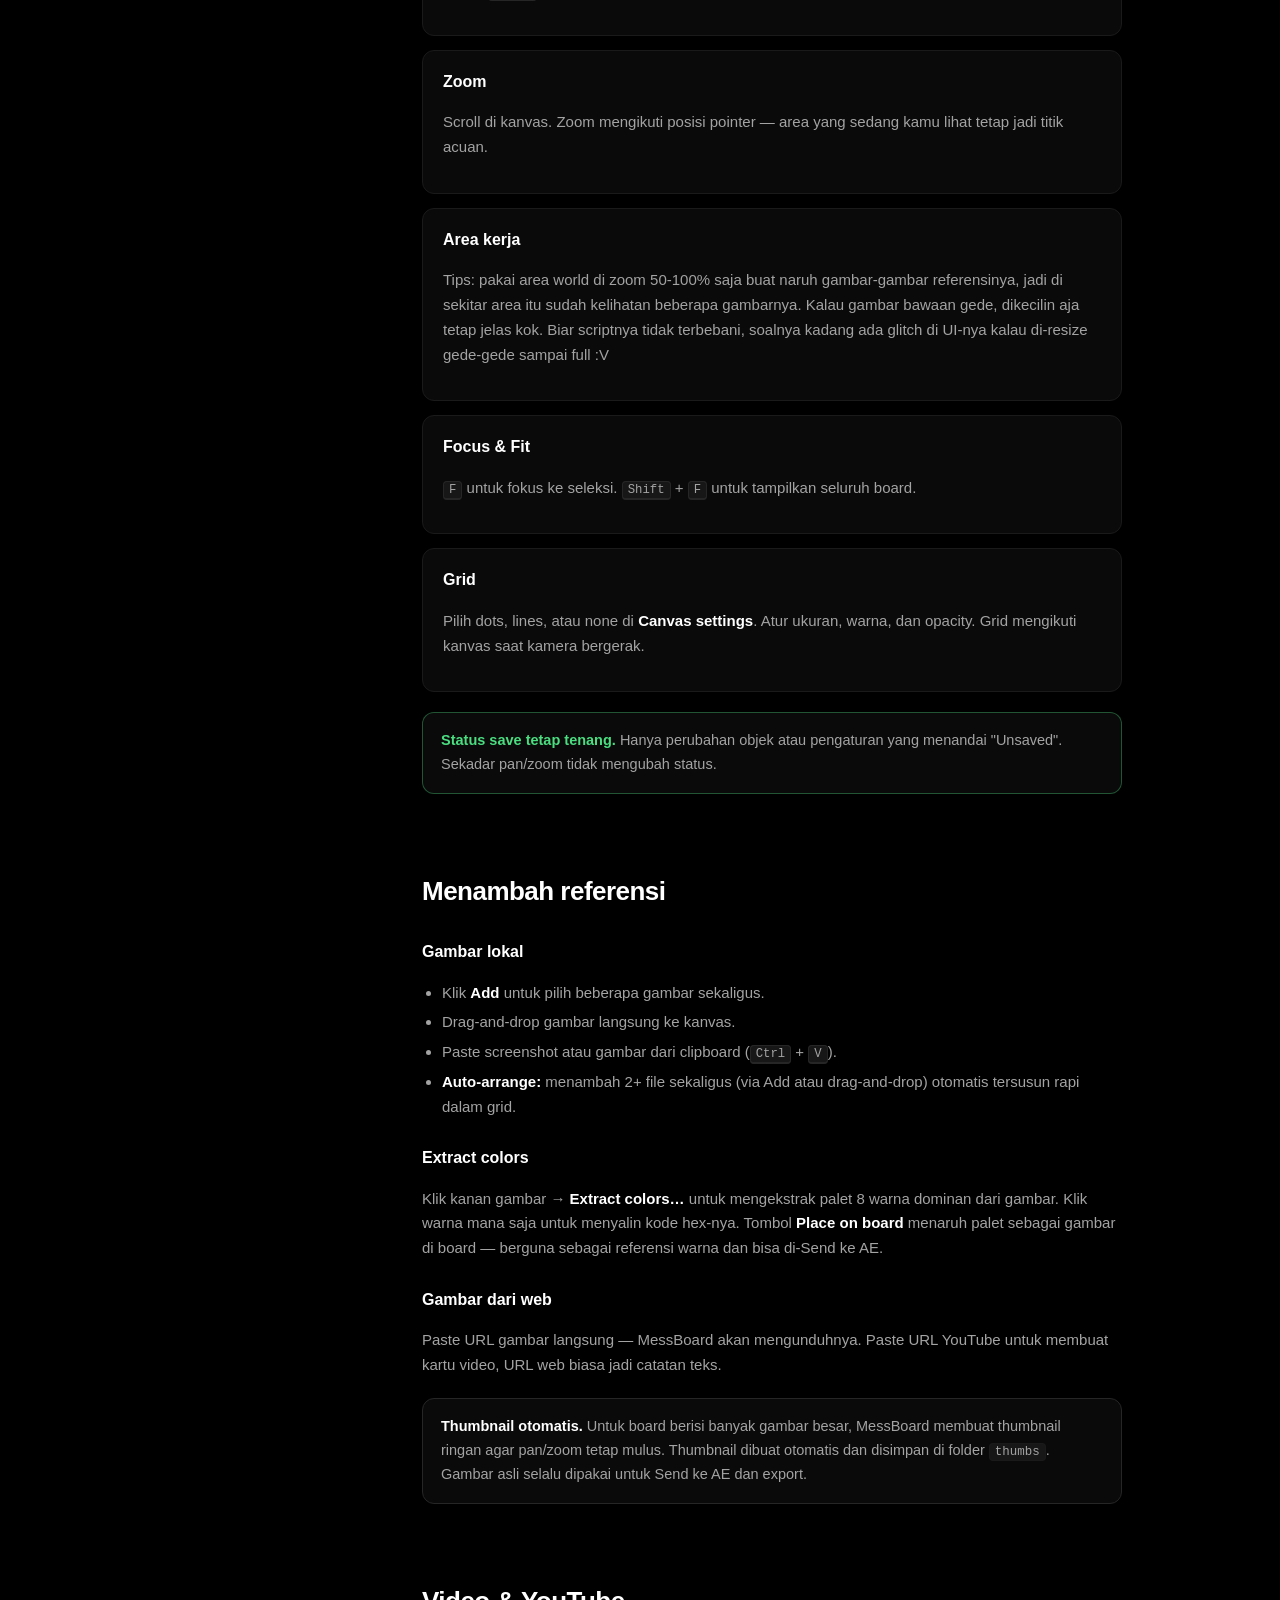
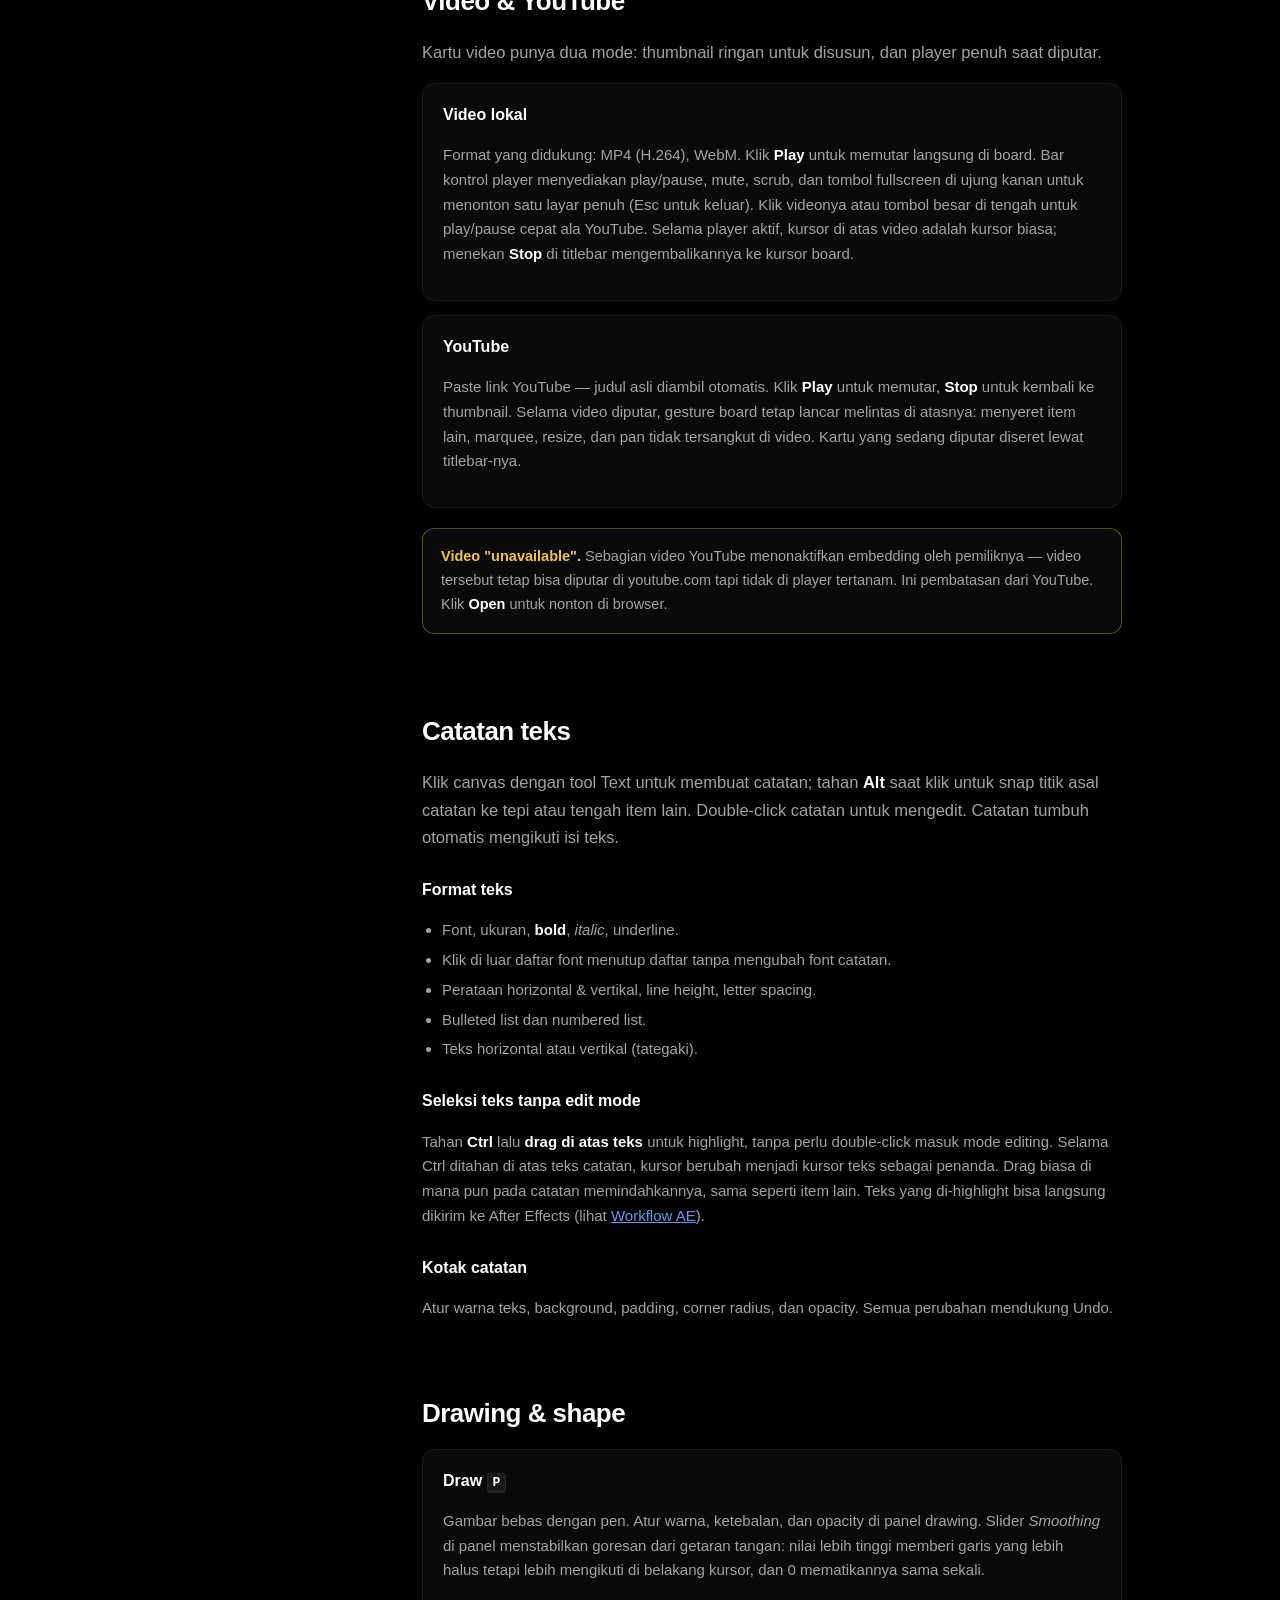
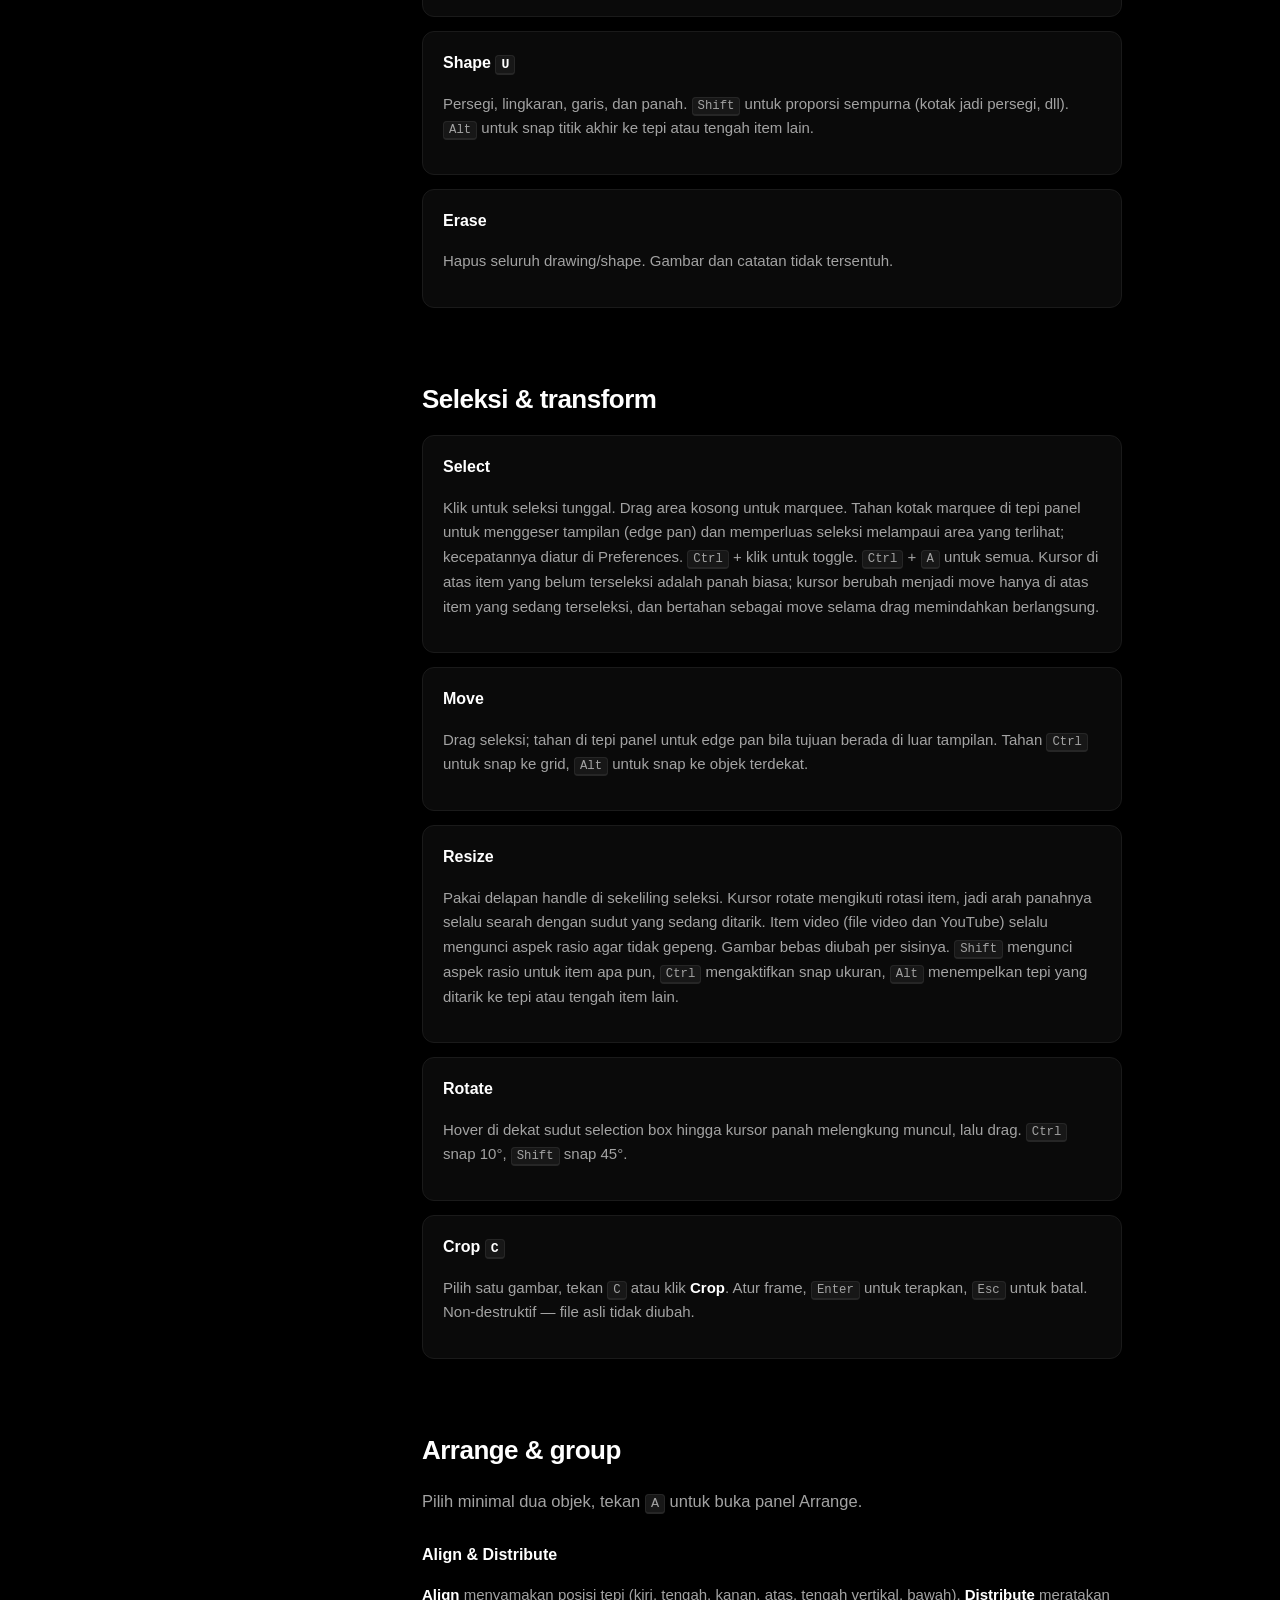
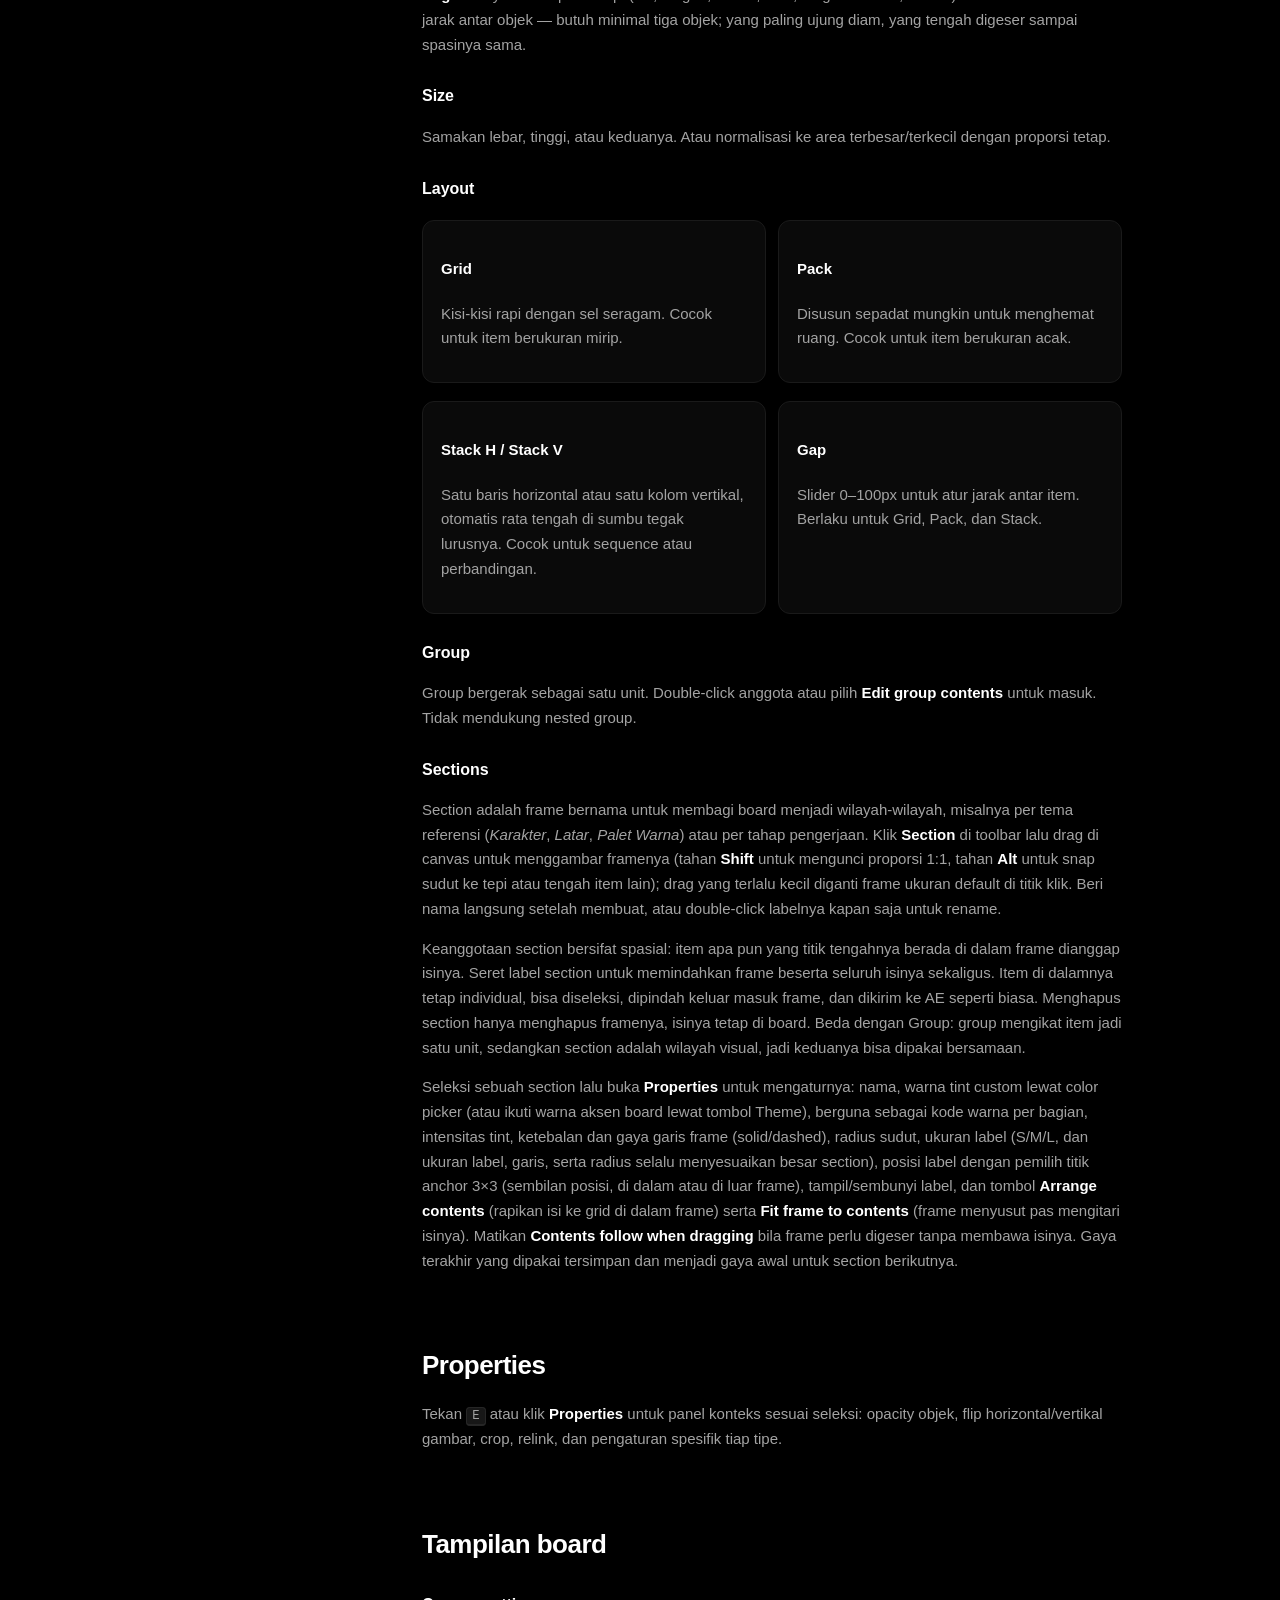
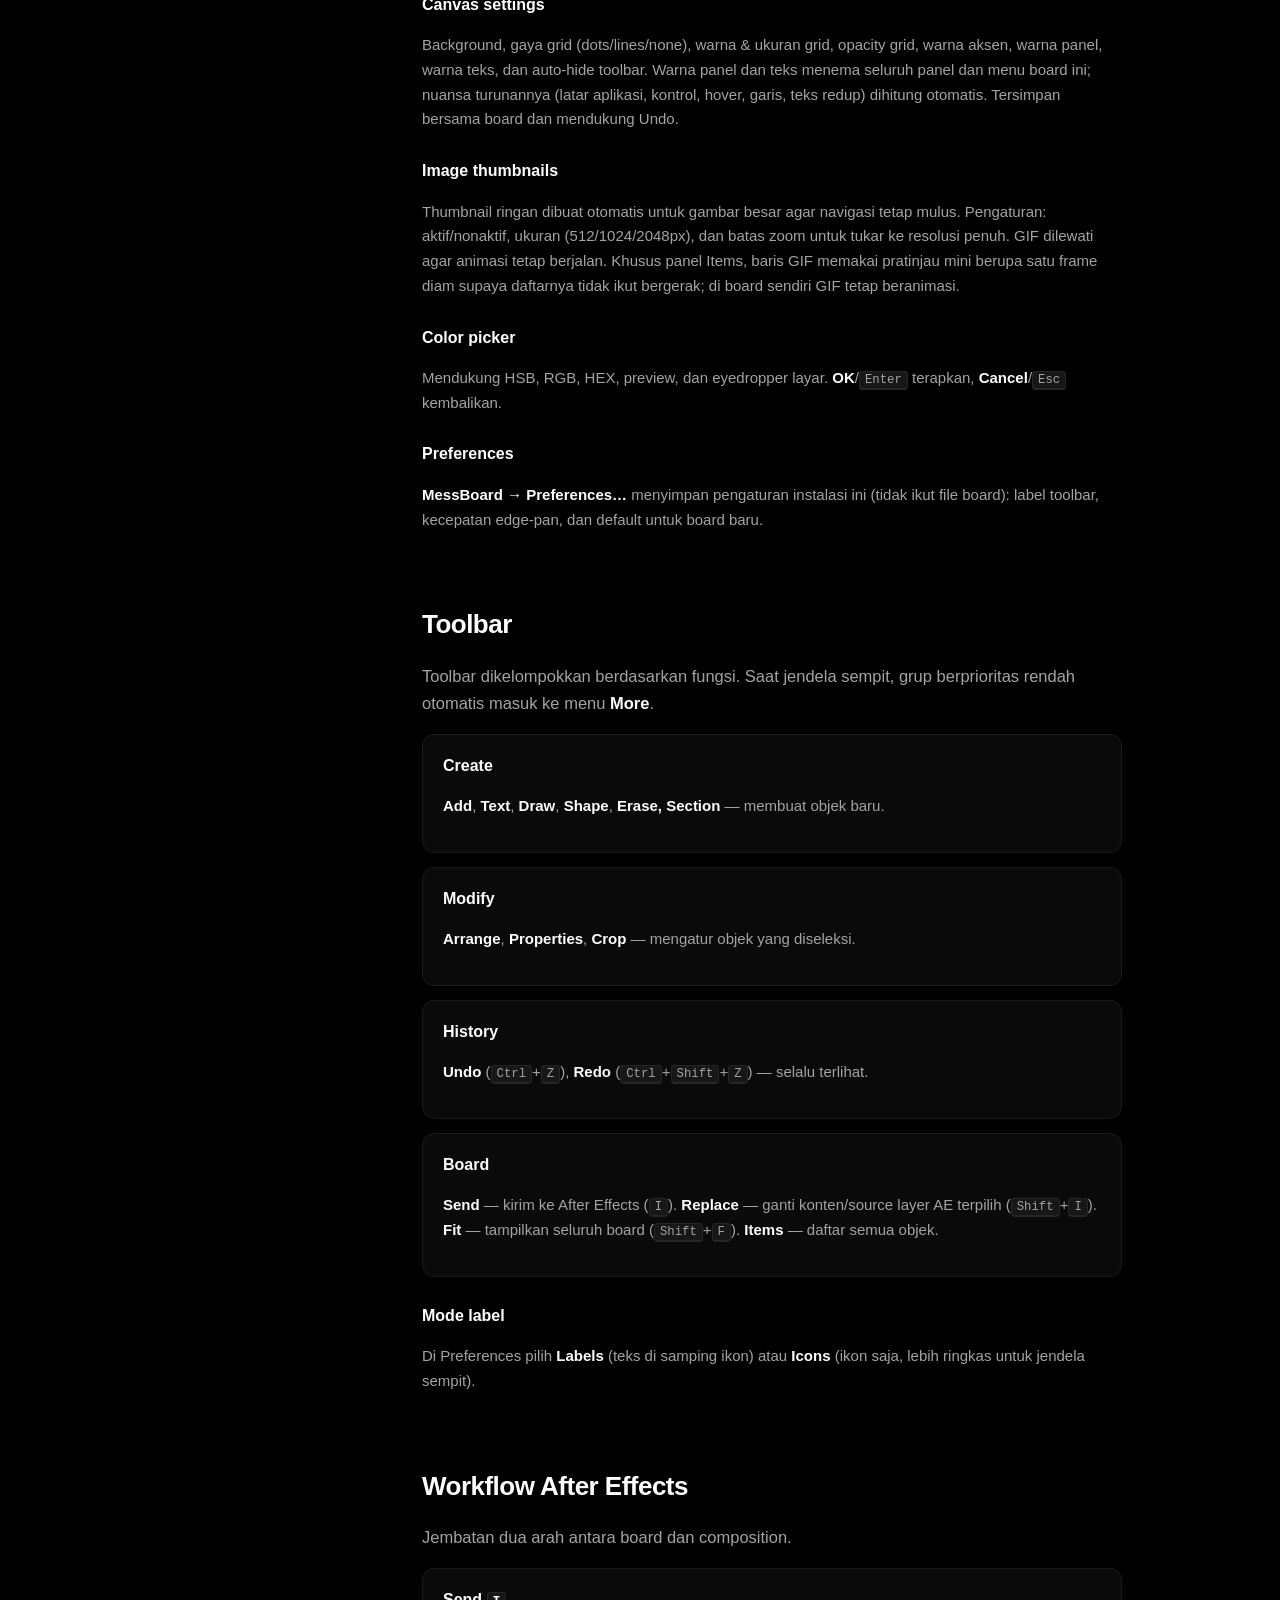
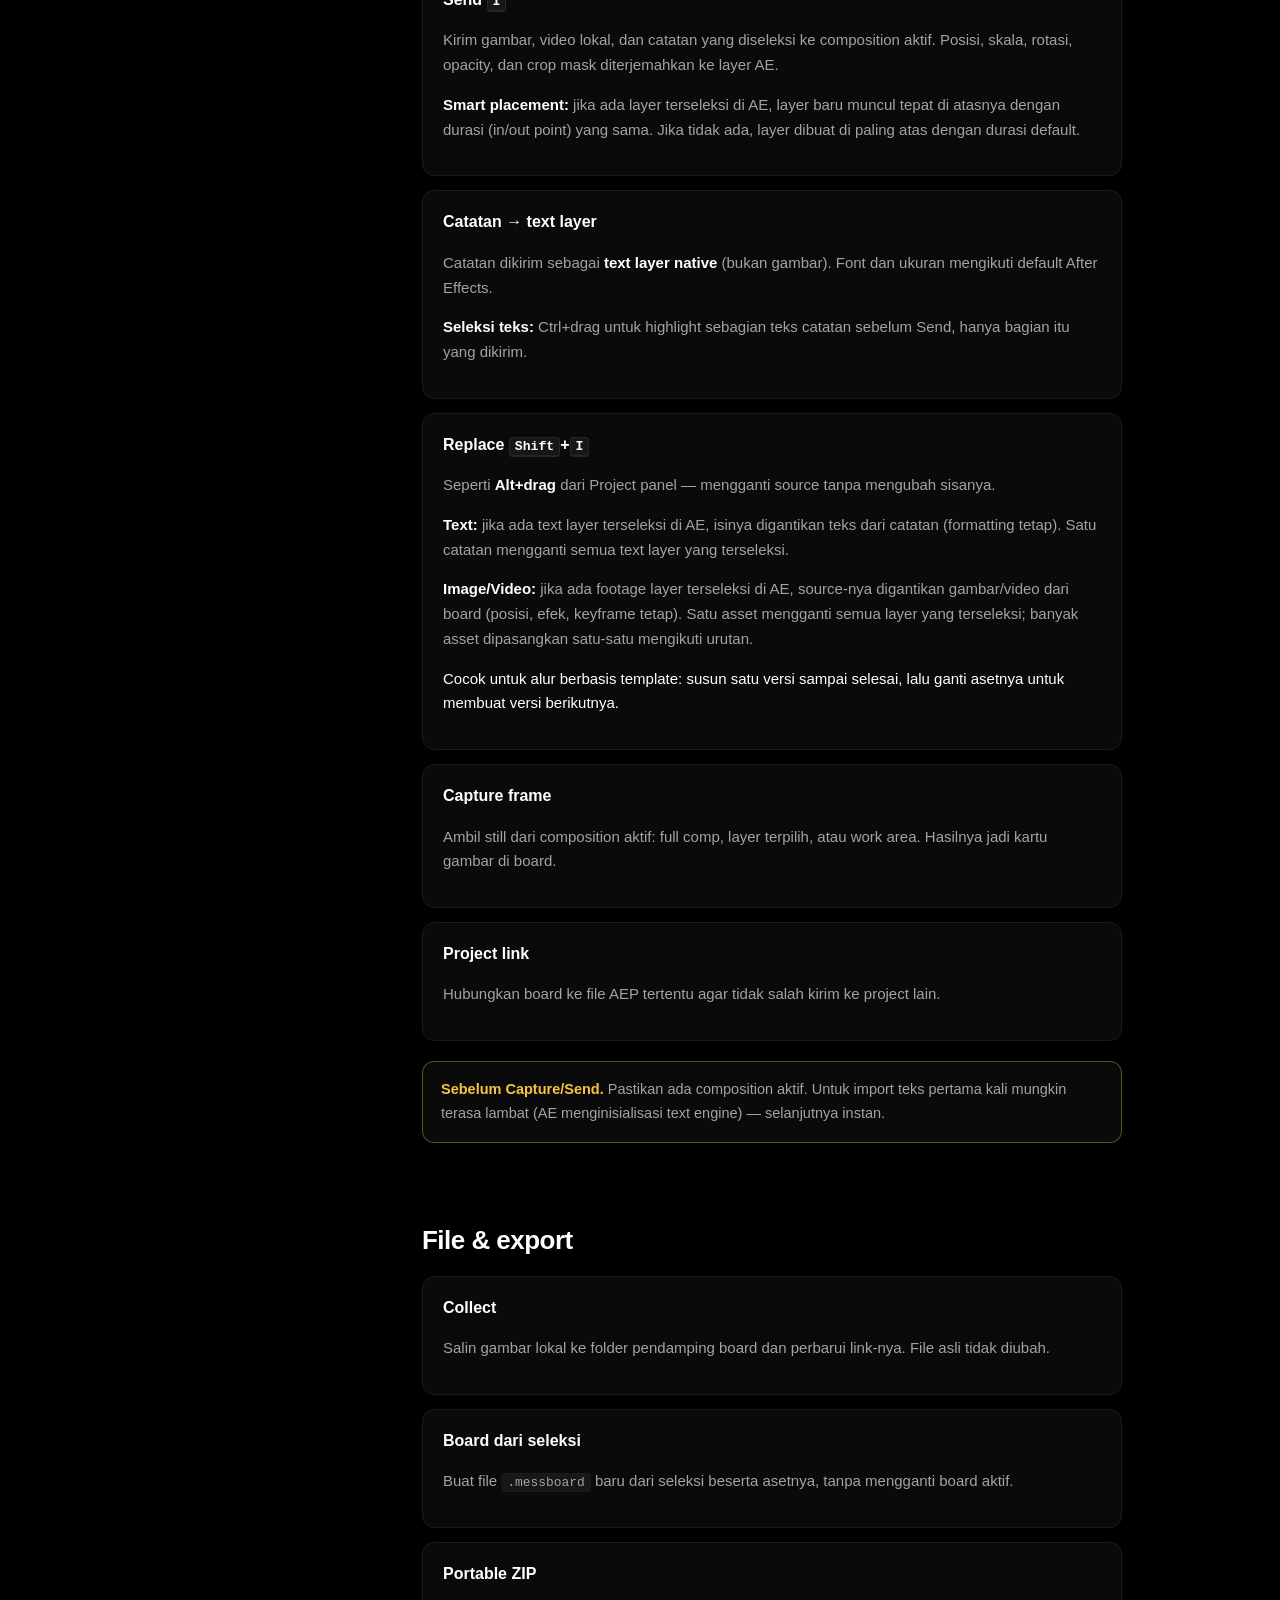
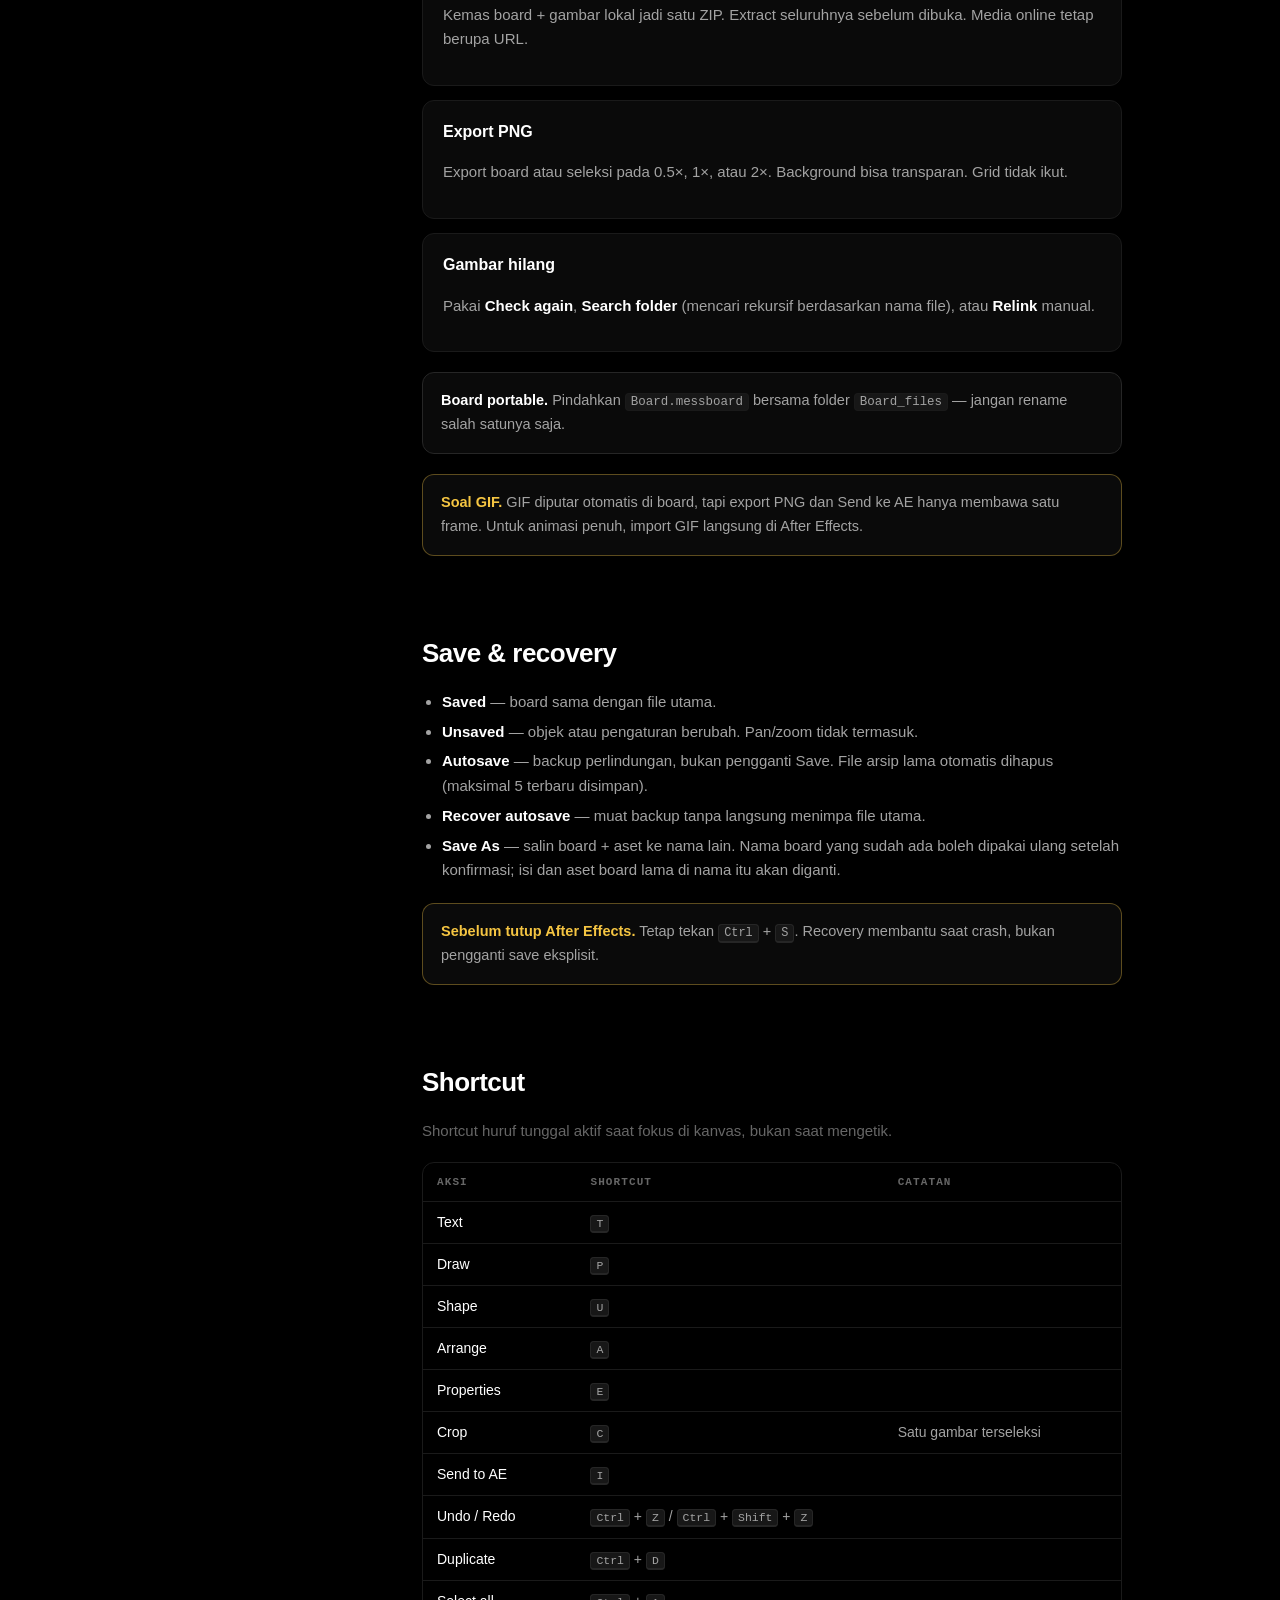
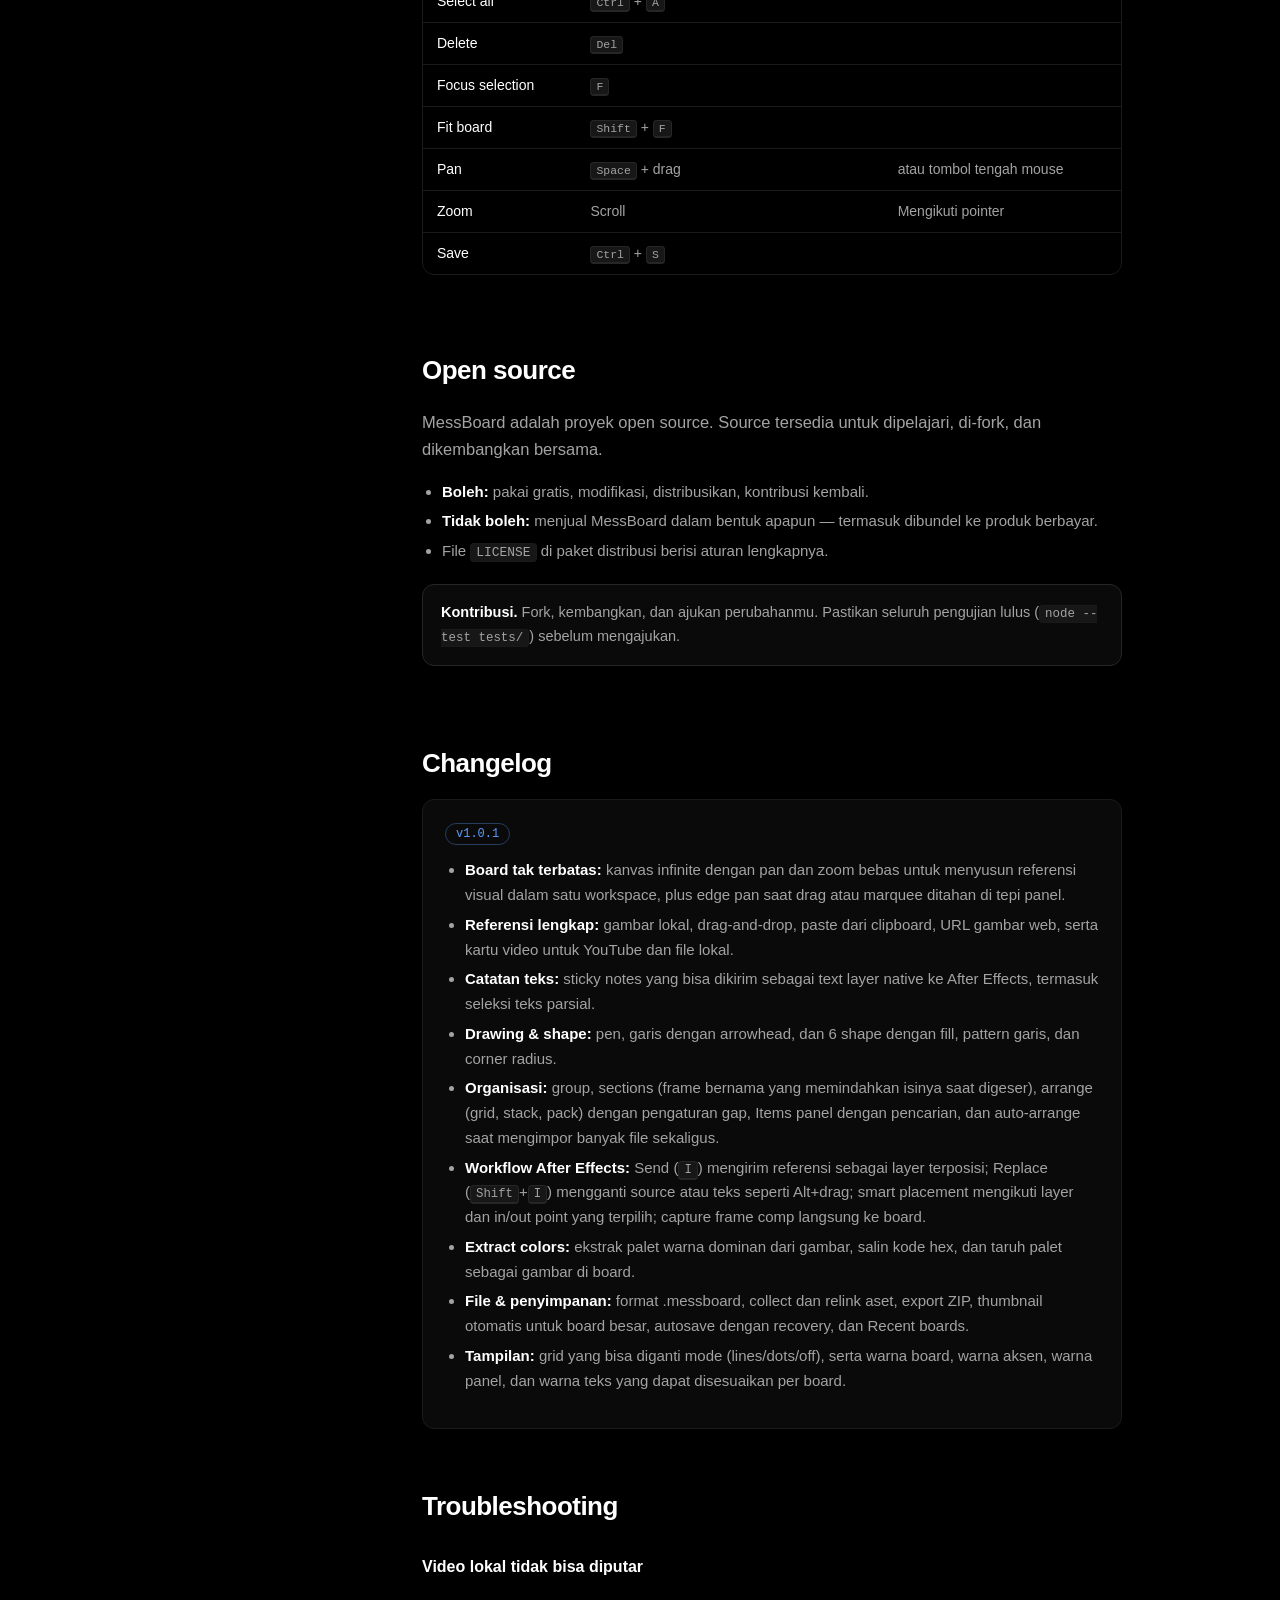
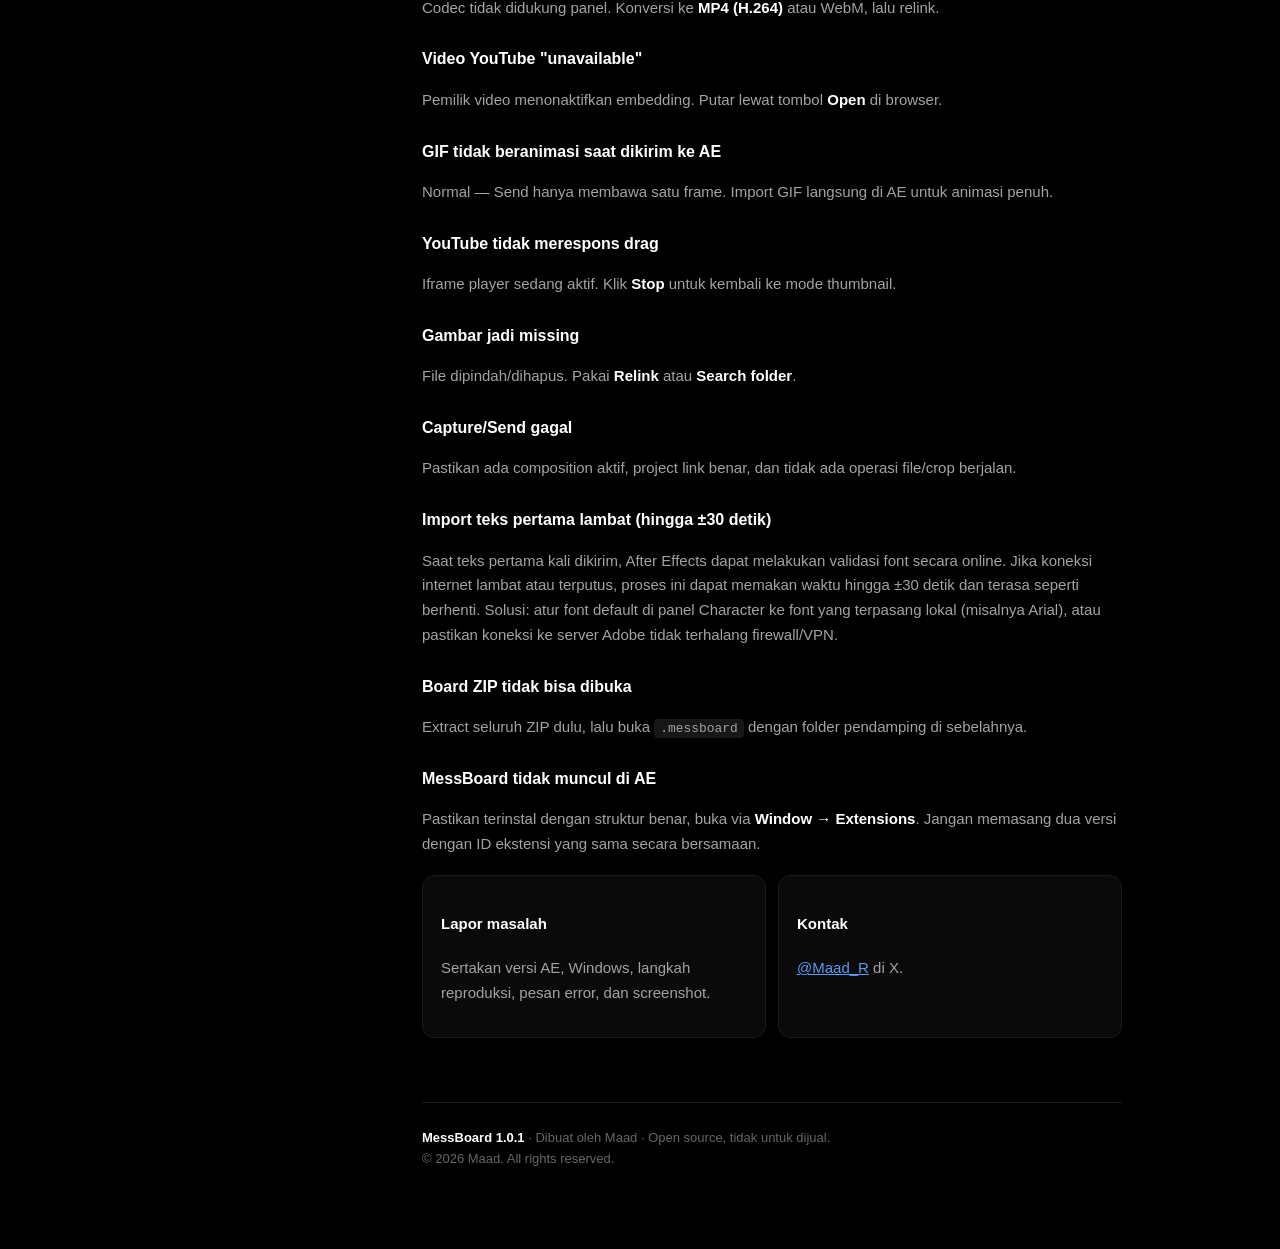
<file: MessBoard-Guide.html>
<!doctype html>
<html lang="id">
<head>
<meta charset="utf-8">
<meta name="viewport" content="width=device-width,initial-scale=1">
<meta name="color-scheme" content="dark">
<title>Panduan MessBoard 1.0.1</title>
<style>
:root{
  --bg:#000; --surface:#0a0a0a; --elev:#171717; --elev2:#242424;
  --text:#fff; --secondary:#a3a3a3; --muted:#666;
  --border:#262626; --border-subtle:#1a1a1a; --border-strong:#383838;
  --sans:"Geist",-apple-system,BlinkMacSystemFont,"Segoe UI",Roboto,"Helvetica Neue",Arial,sans-serif;
  --mono:"Geist Mono",ui-monospace,SFMono-Regular,Menlo,Consolas,monospace;
}
*{box-sizing:border-box}
html{scroll-behavior:smooth}
body{margin:0;background:var(--bg);color:var(--text);font-family:var(--sans);font-size:15px;line-height:1.65;-webkit-font-smoothing:antialiased}
a{color:var(--text)}
section a{color:#5b9cf6}
code{font-family:var(--mono);font-size:.86em;background:var(--elev);border:1px solid var(--border-subtle);border-radius:4px;padding:1px 5px}
kbd{font-family:var(--mono);font-size:.82em;background:var(--elev);border:1px solid var(--border);border-bottom-width:2px;border-radius:4px;padding:1px 5px;white-space:nowrap}
.shell{display:flex;min-height:100vh}
.sidebar{width:264px;flex:none;position:sticky;top:0;height:100vh;overflow-y:auto;padding:28px 20px;border-right:1px solid var(--border-subtle);background:var(--bg)}
.brand{display:flex;align-items:center;gap:12px;margin-bottom:22px}
.brand-mark{width:34px;height:34px;flex:none;fill:none;stroke:#5b9cf6;stroke-width:1.4;stroke-linejoin:round}
.brand strong{display:block;font-size:16px;letter-spacing:-.01em}
.brand small{display:block;color:var(--muted);font-size:11px;font-family:var(--mono)}
.search{width:100%;background:var(--surface);border:1px solid var(--border);border-radius:6px;color:var(--text);padding:8px 10px;font:inherit;font-size:13px;margin-bottom:20px;outline:none}
.search:focus{border-color:var(--border-strong)}
.sidebar nav{display:flex;flex-direction:column;gap:2px}
.nav-group{font-family:var(--mono);font-size:10px;letter-spacing:.14em;text-transform:uppercase;color:var(--muted);margin:16px 0 6px}
.nav-group:first-child{margin-top:0}
.sidebar nav a{color:var(--secondary);text-decoration:none;font-size:13.5px;padding:5px 8px;border-radius:6px}
.sidebar nav a:hover{color:var(--text);background:var(--surface)}
.sidebar nav a.active{color:#5b9cf6;background:rgba(91,156,246,.12)}
.side-note{margin-top:28px;padding-top:18px;border-top:1px solid var(--border-subtle);color:var(--muted);font-size:12.5px;font-style:italic}
.main{flex:1;min-width:0}
.content{max-width:780px;margin:0 auto;padding:0 40px 80px}
.hero{padding:64px 0 0}
.kicker{display:inline-block;font-family:var(--mono);font-size:11px;letter-spacing:.14em;text-transform:uppercase;color:#5b9cf6;border:1px solid rgba(91,156,246,.35);border-radius:999px;padding:4px 12px;margin-bottom:24px}
.hero h1{font-size:clamp(38px,5.4vw,58px);line-height:1.05;letter-spacing:-.03em;margin:0 0 18px;font-weight:600}
.hero p{color:var(--secondary);font-size:17px;line-height:1.6;max-width:600px;margin:0}
.stats{display:grid;grid-template-columns:repeat(4,1fr);gap:0;margin-top:44px;border-top:1px solid var(--border-subtle)}
.stat{padding:16px 16px 0 0}
.stat b{display:block;font-size:15px;font-weight:600;letter-spacing:-.01em}
.stat span{color:var(--muted);font-size:12px;font-family:var(--mono)}
.empty-result{display:none;border:1px solid var(--border);border-radius:8px;padding:14px 16px;color:var(--secondary);margin-top:32px}
.empty-result.show{display:block}
.content.filtered .hero{display:none}
.content.filtered section{display:none}
.content.filtered section.match{display:block}
section{padding-top:56px}
section h2{font-size:26px;letter-spacing:-.02em;margin:0 0 14px;font-weight:600}
section h3{font-size:16px;margin:26px 0 8px;font-weight:600}
section p{color:var(--secondary)}
section b,section strong{color:var(--text)}
.lede{font-size:16.5px;color:var(--secondary)}
ul{padding-left:20px;color:var(--secondary)}
li{margin:5px 0}
.steps{display:flex;flex-direction:column;gap:0;margin:22px 0;border:1px solid var(--border-subtle);border-radius:12px;overflow:hidden;counter-reset:step}
.step{padding:18px 20px;background:var(--surface);counter-increment:step}
.step+.step{border-top:1px solid var(--border-subtle)}
.step>b{display:block;font-size:15px;margin-bottom:2px}
.step>b::before{content:counter(step,decimal-leading-zero);display:block;font-family:var(--mono);font-size:11px;color:#5b9cf6;letter-spacing:.1em;margin-bottom:8px}
.step span{color:var(--secondary);font-size:14px}
.callout{border:1px solid var(--border);border-radius:12px;padding:16px 18px;margin:20px 0;color:var(--secondary);background:var(--surface);font-size:14.5px}
.callout strong{color:var(--text)}
.callout.good{border-color:rgba(74,222,128,.35)}
.callout.good strong{color:#4ade80}
.callout.warn{border-color:rgba(245,197,66,.35)}
.callout.warn strong{color:#f5c542}
.compare{display:grid;grid-template-columns:1fr 1fr;gap:12px;margin:18px 0}
.compare>div{border:1px solid var(--border-subtle);border-radius:12px;padding:16px 18px;background:var(--surface)}
.feature{border:1px solid var(--border-subtle);border-radius:12px;padding:18px 20px;margin:14px 0;background:var(--surface)}
.feature h3{margin-top:0}
.muted{color:var(--muted)}
.table-wrap{overflow-x:auto;border:1px solid var(--border-subtle);border-radius:12px;margin:18px 0}
table{border-collapse:collapse;width:100%;font-size:14px}
th{font-family:var(--mono);font-size:11px;letter-spacing:.1em;text-transform:uppercase;color:var(--muted);text-align:left;padding:10px 14px;border-bottom:1px solid var(--border-subtle)}
td{padding:9px 14px;border-bottom:1px solid var(--border-subtle);color:var(--secondary);vertical-align:top}
tr:last-child td{border-bottom:none}
td:first-child{color:var(--text);white-space:nowrap}
.changelog-entry{border:1px solid var(--border-subtle);border-radius:12px;padding:20px 22px;background:var(--surface)}
.ver{font-family:var(--mono);font-size:12px;border:1px solid rgba(91,156,246,.35);border-radius:999px;padding:3px 10px;color:#5b9cf6}
.changelog-entry ul{margin-top:14px}
.footer{margin-top:64px;padding-top:24px;border-top:1px solid var(--border-subtle);color:var(--muted);font-size:13px}
@media (max-width:900px){
  .shell{flex-direction:column}
  .sidebar{width:100%;height:auto;position:static;border-right:none;border-bottom:1px solid var(--border-subtle)}
  .sidebar nav{flex-direction:row;flex-wrap:wrap}
  .content{padding:0 20px 60px}
  .stats{grid-template-columns:repeat(2,1fr);gap:14px}
  .compare{grid-template-columns:1fr}
}
</style>
</head>
<body>
<div class="shell">
<aside class="sidebar">
  <div class="brand"><svg class="brand-mark" viewBox="0 0 40 40" aria-hidden="true"><path d="M5 27V7h23M12 13h23v22H12Z"/><path d="m18 27 5-6 6 6"/></svg><div><strong>MessBoard</strong><small>Panduan Pengguna · v1.0.1</small></div></div>
  <input id="search" class="search" type="search" placeholder="Cari fitur…" aria-label="Cari panduan">
  <nav aria-label="Daftar isi">
    <div class="nav-group">Mulai</div>
    <a href="#mulai">Mulai dalam 5 menit</a>
    <a href="#canvas">Kanvas &amp; navigasi</a>
    <div class="nav-group">Konten</div>
    <a href="#tambah">Menambah referensi</a>
    <a href="#youtube">Video &amp; YouTube</a>
    <a href="#notes">Catatan teks</a>
    <a href="#drawing">Drawing &amp; shape</a>
    <div class="nav-group">Susun</div>
    <a href="#transform">Seleksi &amp; transform</a>
    <a href="#organize">Arrange &amp; group</a>
    <a href="#properties">Properties</a>
    <div class="nav-group">Tampilan</div>
    <a href="#appearance">Tampilan board</a>
    <a href="#toolbar">Toolbar</a>
    <div class="nav-group">After Effects</div>
    <a href="#ae">Workflow AE</a>
    <a href="#files">File &amp; export</a>
    <a href="#save">Save &amp; recovery</a>
    <div class="nav-group">Referensi</div>
    <a href="#shortcut">Shortcut</a>
    <a href="#opensource">Open source</a>
    <a href="#changelog">Changelog</a>
    <a href="#troubleshoot">Troubleshooting</a>
  </nav>
  <div class="side-note">"Your beautifully messy visual workspace"<br><br>Made by Maad</div>
</aside>
<main class="main"><article class="content">
<header class="hero">
  <span class="kicker">MessBoard · After Effects Extension</span>
  <h1>Your beautifully messy visual workspace.</h1>
  <p>Panduan lengkap: mengumpulkan referensi, menyusun board, bekerja dengan video, dan menghubungkan semuanya ke After Effects — dari nol sampai mahir.</p>
  <div class="stats">
    <div class="stat"><b>v1.0.1</b><span>Version</span></div>
    <div class="stat"><b>Open source</b><span>License</span></div>
    <div class="stat"><b>Not for sale</b><span>Free to use</span></div>
    <div class="stat"><b>Windows</b><span>After Effects CEP</span></div>
  </div>
</header>
<div id="emptyResult" class="empty-result">Tidak ditemukan. Coba kata seperti "YouTube", "crop", "Arrange", atau "recovery".</div>

<section id="mulai">
  <h2>Mulai dalam 5 menit</h2>
  <p class="lede">MessBoard memakai alur board-first: tentukan file board dulu, masukkan referensi, lalu susun semuanya langsung di kanvas.</p>

  <p><b>Recent boards:</b> 3 board terakhir muncul di layar awal dan di menu <b>Board → Open recent…</b> — klik untuk langsung membuka tanpa mencari folder.</p>
  <div class="steps">
    <div class="step"><b>Buka MessBoard</b><span>Di After Effects: <b>Window → Extensions → MessBoard</b>.</span></div>
    <div class="step"><b>Buat board baru</b><span>Pilih <b>New board…</b>, tentukan nama dan lokasi file <code>.messboard</code>.</span></div>
    <div class="step"><b>Masukkan materi</b><span>Klik <b>Add</b>, drag gambar dari file manager, atau paste gambar, teks, dan URL dengan <kbd>Ctrl</kbd> + <kbd>V</kbd>.</span></div>
    <div class="step"><b>Susun board</b><span>Drag objek, resize, rotate, group, dan pakai Arrange (<kbd>A</kbd>). Scroll untuk zoom, <kbd>Space</kbd> + drag untuk pan.</span></div>
    <div class="step"><b>Simpan</b><span><kbd>Ctrl</kbd> + <kbd>S</kbd> untuk save, <kbd>Ctrl</kbd> + <kbd>Shift</kbd> + <kbd>S</kbd> untuk Save As.</span></div>
  </div>
  <div class="callout"><strong></strong> Gambar lokal tetap terhubung ke file sumbernya. MessBoard tidak mengompresi atau mengubah file aslimu.</div>
</section>

<section id="canvas">
  <h2>Kanvas &amp; navigasi</h2>
  <div class="feature"><h3>Pan</h3><div><p>Tahan <kbd>Space</kbd> sambil drag, atau pakai tombol tengah mouse.</p></div></div>
  <div class="feature"><h3>Zoom</h3><div><p>Scroll di kanvas. Zoom mengikuti posisi pointer — area yang sedang kamu lihat tetap jadi titik acuan.</p></div></div>
  <div class="feature"><h3>Area kerja</h3><div><p>Tips: pakai area world di zoom 50-100% saja buat naruh gambar-gambar referensinya, jadi di sekitar area itu sudah kelihatan beberapa gambarnya. Kalau gambar bawaan gede, dikecilin aja tetap jelas kok. Biar scriptnya tidak terbebani, soalnya kadang ada glitch di UI-nya kalau di-resize gede-gede sampai full :V</p></div></div>
  <div class="feature"><h3>Focus &amp; Fit</h3><div><p><kbd>F</kbd> untuk fokus ke seleksi. <kbd>Shift</kbd> + <kbd>F</kbd> untuk tampilkan seluruh board.</p></div></div>
  <div class="feature"><h3>Grid</h3><div><p>Pilih dots, lines, atau none di <b>Canvas settings</b>. Atur ukuran, warna, dan opacity. Grid mengikuti kanvas saat kamera bergerak.</p></div></div>
  <div class="callout good"><strong>Status save tetap tenang.</strong> Hanya perubahan objek atau pengaturan yang menandai "Unsaved". Sekadar pan/zoom tidak mengubah status.</div>
</section>

<section id="tambah">
  <h2>Menambah referensi</h2>
  <h3>Gambar lokal</h3>
  <ul>
    <li>Klik <b>Add</b> untuk pilih beberapa gambar sekaligus.</li>
    <li>Drag-and-drop gambar langsung ke kanvas.</li>
    <li>Paste screenshot atau gambar dari clipboard (<kbd>Ctrl</kbd> + <kbd>V</kbd>).</li>
    <li><b>Auto-arrange:</b> menambah 2+ file sekaligus (via Add atau drag-and-drop) otomatis tersusun rapi dalam grid.</li>
  </ul>
  <h3>Extract colors</h3>
  <p>Klik kanan gambar → <b>Extract colors…</b> untuk mengekstrak palet 8 warna dominan dari gambar. Klik warna mana saja untuk menyalin kode hex-nya. Tombol <b>Place on board</b> menaruh palet sebagai gambar di board — berguna sebagai referensi warna dan bisa di-Send ke AE.</p>
  <h3>Gambar dari web</h3>
  <p>Paste URL gambar langsung — MessBoard akan mengunduhnya. Paste URL YouTube untuk membuat kartu video, URL web biasa jadi catatan teks.</p>
  <div class="callout"><strong>Thumbnail otomatis.</strong> Untuk board berisi banyak gambar besar, MessBoard membuat thumbnail ringan agar pan/zoom tetap mulus. Thumbnail dibuat otomatis dan disimpan di folder <code>thumbs</code>. Gambar asli selalu dipakai untuk Send ke AE dan export.</div>
</section>

<section id="youtube">
  <h2>Video &amp; YouTube</h2>
  <p class="lede">Kartu video punya dua mode: thumbnail ringan untuk disusun, dan player penuh saat diputar.</p>
  <div class="feature"><h3>Video lokal</h3><div><p>Format yang didukung: MP4 (H.264), WebM. Klik <b>Play</b> untuk memutar langsung di board. Bar kontrol player menyediakan play/pause, mute, scrub, dan tombol fullscreen di ujung kanan untuk menonton satu layar penuh (Esc untuk keluar). Klik videonya atau tombol besar di tengah untuk play/pause cepat ala YouTube. Selama player aktif, kursor di atas video adalah kursor biasa; menekan <b>Stop</b> di titlebar mengembalikannya ke kursor board.</p></div></div>
  <div class="feature"><h3>YouTube</h3><div><p>Paste link YouTube — judul asli diambil otomatis. Klik <b>Play</b> untuk memutar, <b>Stop</b> untuk kembali ke thumbnail. Selama video diputar, gesture board tetap lancar melintas di atasnya: menyeret item lain, marquee, resize, dan pan tidak tersangkut di video. Kartu yang sedang diputar diseret lewat titlebar-nya.</p></div></div>
  <div class="callout warn"><strong>Video "unavailable".</strong> Sebagian video YouTube menonaktifkan embedding oleh pemiliknya — video tersebut tetap bisa diputar di youtube.com tapi tidak di player tertanam. Ini pembatasan dari YouTube. Klik <b>Open</b> untuk nonton di browser.</div>
</section>

<section id="notes">
  <h2>Catatan teks</h2>
  <p class="lede">Klik canvas dengan tool Text untuk membuat catatan; tahan <b>Alt</b> saat klik untuk snap titik asal catatan ke tepi atau tengah item lain. Double-click catatan untuk mengedit. Catatan tumbuh otomatis mengikuti isi teks.</p>
  <h3>Format teks</h3>
  <ul>
    <li>Font, ukuran, <b>bold</b>, <i>italic</i>, underline.</li>
    <li>Klik di luar daftar font menutup daftar tanpa mengubah font catatan.</li>
    <li>Perataan horizontal &amp; vertikal, line height, letter spacing.</li>
    <li>Bulleted list dan numbered list.</li>
    <li>Teks horizontal atau vertikal (tategaki).</li>
  </ul>
  <h3>Seleksi teks tanpa edit mode</h3>
  <p>Tahan <b>Ctrl</b> lalu <b>drag di atas teks</b> untuk highlight, tanpa perlu double-click masuk mode editing. Selama Ctrl ditahan di atas teks catatan, kursor berubah menjadi kursor teks sebagai penanda. Drag biasa di mana pun pada catatan memindahkannya, sama seperti item lain. Teks yang di-highlight bisa langsung dikirim ke After Effects (lihat <a href="#ae">Workflow AE</a>).</p>
  <h3>Kotak catatan</h3>
  <p>Atur warna teks, background, padding, corner radius, dan opacity. Semua perubahan mendukung Undo.</p>
</section>

<section id="drawing">
  <h2>Drawing &amp; shape</h2>
  <div class="feature"><h3>Draw <kbd>P</kbd></h3><div><p>Gambar bebas dengan pen. Atur warna, ketebalan, dan opacity di panel drawing. Slider <em>Smoothing</em> di panel menstabilkan goresan dari getaran tangan: nilai lebih tinggi memberi garis yang lebih halus tetapi lebih mengikuti di belakang kursor, dan 0 mematikannya sama sekali.</p></div></div>
  <div class="feature"><h3>Shape <kbd>U</kbd></h3><div><p>Persegi, lingkaran, garis, dan panah. <kbd>Shift</kbd> untuk proporsi sempurna (kotak jadi persegi, dll). <kbd>Alt</kbd> untuk snap titik akhir ke tepi atau tengah item lain.</p></div></div>
  <div class="feature"><h3>Erase</h3><div><p>Hapus seluruh drawing/shape. Gambar dan catatan tidak tersentuh.</p></div></div>
</section>

<section id="transform">
  <h2>Seleksi &amp; transform</h2>
  <div class="feature"><h3>Select</h3><div><p>Klik untuk seleksi tunggal. Drag area kosong untuk marquee. Tahan kotak marquee di tepi panel untuk menggeser tampilan (edge pan) dan memperluas seleksi melampaui area yang terlihat; kecepatannya diatur di Preferences. <kbd>Ctrl</kbd> + klik untuk toggle. <kbd>Ctrl</kbd> + <kbd>A</kbd> untuk semua. Kursor di atas item yang belum terseleksi adalah panah biasa; kursor berubah menjadi move hanya di atas item yang sedang terseleksi, dan bertahan sebagai move selama drag memindahkan berlangsung.</p></div></div>
  <div class="feature"><h3>Move</h3><div><p>Drag seleksi; tahan di tepi panel untuk edge pan bila tujuan berada di luar tampilan. Tahan <kbd>Ctrl</kbd> untuk snap ke grid, <kbd>Alt</kbd> untuk snap ke objek terdekat.</p></div></div>
  <div class="feature"><h3>Resize</h3><div><p>Pakai delapan handle di sekeliling seleksi. Kursor rotate mengikuti rotasi item, jadi arah panahnya selalu searah dengan sudut yang sedang ditarik. Item video (file video dan YouTube) selalu mengunci aspek rasio agar tidak gepeng. Gambar bebas diubah per sisinya. <kbd>Shift</kbd> mengunci aspek rasio untuk item apa pun, <kbd>Ctrl</kbd> mengaktifkan snap ukuran, <kbd>Alt</kbd> menempelkan tepi yang ditarik ke tepi atau tengah item lain.</p></div></div>
  <div class="feature"><h3>Rotate</h3><div><p>Hover di dekat sudut selection box hingga kursor panah melengkung muncul, lalu drag. <kbd>Ctrl</kbd> snap 10°, <kbd>Shift</kbd> snap 45°.</p></div></div>
  <div class="feature"><h3>Crop <kbd>C</kbd></h3><div><p>Pilih satu gambar, tekan <kbd>C</kbd> atau klik <b>Crop</b>. Atur frame, <kbd>Enter</kbd> untuk terapkan, <kbd>Esc</kbd> untuk batal. Non-destruktif — file asli tidak diubah.</p></div></div>
</section>

<section id="organize">
  <h2>Arrange &amp; group</h2>
  <p class="lede">Pilih minimal dua objek, tekan <kbd>A</kbd> untuk buka panel Arrange.</p>
  <h3>Align &amp; Distribute</h3>
  <p><b>Align</b> menyamakan posisi tepi (kiri, tengah, kanan, atas, tengah vertikal, bawah). <b>Distribute</b> meratakan jarak antar objek — butuh minimal tiga objek; yang paling ujung diam, yang tengah digeser sampai spasinya sama.</p>
  <h3>Size</h3>
  <p>Samakan lebar, tinggi, atau keduanya. Atau normalisasi ke area terbesar/terkecil dengan proporsi tetap.</p>
  <h3>Layout</h3>
  <div class="compare">
    <div><h4>Grid</h4><p>Kisi-kisi rapi dengan sel seragam. Cocok untuk item berukuran mirip.</p></div>
    <div><h4>Pack</h4><p>Disusun sepadat mungkin untuk menghemat ruang. Cocok untuk item berukuran acak.</p></div>
  </div>
  <div class="compare">
    <div><h4>Stack H / Stack V</h4><p>Satu baris horizontal atau satu kolom vertikal, otomatis rata tengah di sumbu tegak lurusnya. Cocok untuk sequence atau perbandingan.</p></div>
    <div><h4>Gap</h4><p>Slider 0–100px untuk atur jarak antar item. Berlaku untuk Grid, Pack, dan Stack.</p></div>
  </div>
  <h3>Group</h3>
  <p>Group bergerak sebagai satu unit. Double-click anggota atau pilih <b>Edit group contents</b> untuk masuk. Tidak mendukung nested group.</p>
  <h3>Sections</h3>
  <p>Section adalah frame bernama untuk membagi board menjadi wilayah-wilayah, misalnya per tema referensi (<i>Karakter</i>, <i>Latar</i>, <i>Palet Warna</i>) atau per tahap pengerjaan. Klik <b>Section</b> di toolbar lalu drag di canvas untuk menggambar framenya (tahan <b>Shift</b> untuk mengunci proporsi 1:1, tahan <b>Alt</b> untuk snap sudut ke tepi atau tengah item lain); drag yang terlalu kecil diganti frame ukuran default di titik klik. Beri nama langsung setelah membuat, atau double-click labelnya kapan saja untuk rename.</p>
  <p>Keanggotaan section bersifat spasial: item apa pun yang titik tengahnya berada di dalam frame dianggap isinya. Seret label section untuk memindahkan frame beserta seluruh isinya sekaligus. Item di dalamnya tetap individual, bisa diseleksi, dipindah keluar masuk frame, dan dikirim ke AE seperti biasa. Menghapus section hanya menghapus framenya, isinya tetap di board. Beda dengan Group: group mengikat item jadi satu unit, sedangkan section adalah wilayah visual, jadi keduanya bisa dipakai bersamaan.</p>
  <p>Seleksi sebuah section lalu buka <b>Properties</b> untuk mengaturnya: nama, warna tint custom lewat color picker (atau ikuti warna aksen board lewat tombol Theme), berguna sebagai kode warna per bagian, intensitas tint, ketebalan dan gaya garis frame (solid/dashed), radius sudut, ukuran label (S/M/L, dan ukuran label, garis, serta radius selalu menyesuaikan besar section), posisi label dengan pemilih titik anchor 3×3 (sembilan posisi, di dalam atau di luar frame), tampil/sembunyi label, dan tombol <b>Arrange contents</b> (rapikan isi ke grid di dalam frame) serta <b>Fit frame to contents</b> (frame menyusut pas mengitari isinya). Matikan <b>Contents follow when dragging</b> bila frame perlu digeser tanpa membawa isinya. Gaya terakhir yang dipakai tersimpan dan menjadi gaya awal untuk section berikutnya.</p>
</section>

<section id="properties">
  <h2>Properties</h2>
  <p>Tekan <kbd>E</kbd> atau klik <b>Properties</b> untuk panel konteks sesuai seleksi: opacity objek, flip horizontal/vertikal gambar, crop, relink, dan pengaturan spesifik tiap tipe.</p>
</section>

<section id="appearance">
  <h2>Tampilan board</h2>
  <h3>Canvas settings</h3>
  <p>Background, gaya grid (dots/lines/none), warna &amp; ukuran grid, opacity grid, warna aksen, warna panel, warna teks, dan auto-hide toolbar. Warna panel dan teks menema seluruh panel dan menu board ini; nuansa turunannya (latar aplikasi, kontrol, hover, garis, teks redup) dihitung otomatis. Tersimpan bersama board dan mendukung Undo.</p>
  <h3>Image thumbnails</h3>
  <p>Thumbnail ringan dibuat otomatis untuk gambar besar agar navigasi tetap mulus. Pengaturan: aktif/nonaktif, ukuran (512/1024/2048px), dan batas zoom untuk tukar ke resolusi penuh. GIF dilewati agar animasi tetap berjalan. Khusus panel Items, baris GIF memakai pratinjau mini berupa satu frame diam supaya daftarnya tidak ikut bergerak; di board sendiri GIF tetap beranimasi.</p>
  <h3>Color picker</h3>
  <p>Mendukung HSB, RGB, HEX, preview, dan eyedropper layar. <b>OK</b>/<kbd>Enter</kbd> terapkan, <b>Cancel</b>/<kbd>Esc</kbd> kembalikan.</p>
  <h3>Preferences</h3>
  <p><b>MessBoard → Preferences…</b> menyimpan pengaturan instalasi ini (tidak ikut file board): label toolbar, kecepatan edge-pan, dan default untuk board baru.</p>
</section>

<section id="toolbar">
  <h2>Toolbar</h2>
  <p class="lede">Toolbar dikelompokkan berdasarkan fungsi. Saat jendela sempit, grup berprioritas rendah otomatis masuk ke menu <b>More</b>.</p>
  <div class="feature"><h3>Create</h3><div><p><b>Add</b>, <b>Text</b>, <b>Draw</b>, <b>Shape</b>, <b>Erase, Section</b> — membuat objek baru.</p></div></div>
  <div class="feature"><h3>Modify</h3><div><p><b>Arrange</b>, <b>Properties</b>, <b>Crop</b> — mengatur objek yang diseleksi.</p></div></div>
  <div class="feature"><h3>History</h3><div><p><b>Undo</b> (<kbd>Ctrl</kbd>+<kbd>Z</kbd>), <b>Redo</b> (<kbd>Ctrl</kbd>+<kbd>Shift</kbd>+<kbd>Z</kbd>) — selalu terlihat.</p></div></div>
  <div class="feature"><h3>Board</h3><div><p><b>Send</b> — kirim ke After Effects (<kbd>I</kbd>). <b>Replace</b> — ganti konten/source layer AE terpilih (<kbd>Shift</kbd>+<kbd>I</kbd>). <b>Fit</b> — tampilkan seluruh board (<kbd>Shift</kbd>+<kbd>F</kbd>). <b>Items</b> — daftar semua objek.</p></div></div>
  <h3>Mode label</h3>
  <p>Di Preferences pilih <b>Labels</b> (teks di samping ikon) atau <b>Icons</b> (ikon saja, lebih ringkas untuk jendela sempit).</p>
</section>

<section id="ae">
  <h2>Workflow After Effects</h2>
  <p class="lede">Jembatan dua arah antara board dan composition.</p>
  <div class="feature"><h3>Send <kbd>I</kbd></h3><div><p>Kirim gambar, video lokal, dan catatan yang diseleksi ke composition aktif. Posisi, skala, rotasi, opacity, dan crop mask diterjemahkan ke layer AE.</p><p><b>Smart placement:</b> jika ada layer terseleksi di AE, layer baru muncul tepat di atasnya dengan durasi (in/out point) yang sama. Jika tidak ada, layer dibuat di paling atas dengan durasi default.</p></div></div>
  <div class="feature"><h3>Catatan → text layer</h3><div><p>Catatan dikirim sebagai <b>text layer native</b> (bukan gambar). Font dan ukuran mengikuti default After Effects.</p><p><b>Seleksi teks:</b> Ctrl+drag untuk highlight sebagian teks catatan sebelum Send, hanya bagian itu yang dikirim.</p></div></div>
  <div class="feature"><h3>Replace <kbd>Shift</kbd>+<kbd>I</kbd></h3><div><p>Seperti <b>Alt+drag</b> dari Project panel — mengganti source tanpa mengubah sisanya.</p><p><b>Text:</b> jika ada text layer terseleksi di AE, isinya digantikan teks dari catatan (formatting tetap). Satu catatan mengganti semua text layer yang terseleksi.</p><p><b>Image/Video:</b> jika ada footage layer terseleksi di AE, source-nya digantikan gambar/video dari board (posisi, efek, keyframe tetap). Satu asset mengganti semua layer yang terseleksi; banyak asset dipasangkan satu-satu mengikuti urutan.</p> Cocok untuk alur berbasis template: susun satu versi sampai selesai, lalu ganti asetnya untuk membuat versi berikutnya.</p></div></div>
  <div class="feature"><h3>Capture frame</h3><div><p>Ambil still dari composition aktif: full comp, layer terpilih, atau work area. Hasilnya jadi kartu gambar di board.</p></div></div>
  <div class="feature"><h3>Project link</h3><div><p>Hubungkan board ke file AEP tertentu agar tidak salah kirim ke project lain.</p></div></div>
  <div class="callout warn"><strong>Sebelum Capture/Send.</strong> Pastikan ada composition aktif. Untuk import teks pertama kali mungkin terasa lambat (AE menginisialisasi text engine) — selanjutnya instan.</div>
</section>

<section id="files">
  <h2>File &amp; export</h2>
  <div class="feature"><h3>Collect</h3><div><p>Salin gambar lokal ke folder pendamping board dan perbarui link-nya. File asli tidak diubah.</p></div></div>
  <div class="feature"><h3>Board dari seleksi</h3><div><p>Buat file <code>.messboard</code> baru dari seleksi beserta asetnya, tanpa mengganti board aktif.</p></div></div>
  <div class="feature"><h3>Portable ZIP</h3><div><p>Kemas board + gambar lokal jadi satu ZIP. Extract seluruhnya sebelum dibuka. Media online tetap berupa URL.</p></div></div>
  <div class="feature"><h3>Export PNG</h3><div><p>Export board atau seleksi pada 0.5×, 1×, atau 2×. Background bisa transparan. Grid tidak ikut.</p></div></div>
  <div class="feature"><h3>Gambar hilang</h3><div><p>Pakai <b>Check again</b>, <b>Search folder</b> (mencari rekursif berdasarkan nama file), atau <b>Relink</b> manual.</p></div></div>
  <div class="callout"><strong>Board portable.</strong> Pindahkan <code>Board.messboard</code> bersama folder <code>Board_files</code> — jangan rename salah satunya saja.</div>
  <div class="callout warn"><strong>Soal GIF.</strong> GIF diputar otomatis di board, tapi export PNG dan Send ke AE hanya membawa satu frame. Untuk animasi penuh, import GIF langsung di After Effects.</div>
</section>

<section id="save">
  <h2>Save &amp; recovery</h2>
  <ul>
    <li><b>Saved</b> — board sama dengan file utama.</li>
    <li><b>Unsaved</b> — objek atau pengaturan berubah. Pan/zoom tidak termasuk.</li>
    <li><b>Autosave</b> — backup perlindungan, bukan pengganti Save. File arsip lama otomatis dihapus (maksimal 5 terbaru disimpan).</li>
    <li><b>Recover autosave</b> — muat backup tanpa langsung menimpa file utama.</li>
    <li><b>Save As</b> — salin board + aset ke nama lain. Nama board yang sudah ada boleh dipakai ulang setelah konfirmasi; isi dan aset board lama di nama itu akan diganti.</li>
  </ul>
  <div class="callout warn"><strong>Sebelum tutup After Effects.</strong> Tetap tekan <kbd>Ctrl</kbd> + <kbd>S</kbd>. Recovery membantu saat crash, bukan pengganti save eksplisit.</div>
</section>

<section id="shortcut">
  <h2>Shortcut</h2>
  <p class="muted">Shortcut huruf tunggal aktif saat fokus di kanvas, bukan saat mengetik.</p>
  <div class="table-wrap"><table>
    <thead><tr><th>Aksi</th><th>Shortcut</th><th>Catatan</th></tr></thead>
    <tbody>
      <tr><td>Text</td><td><kbd>T</kbd></td><td></td></tr>
      <tr><td>Draw</td><td><kbd>P</kbd></td><td></td></tr>
      <tr><td>Shape</td><td><kbd>U</kbd></td><td></td></tr>
      <tr><td>Arrange</td><td><kbd>A</kbd></td><td></td></tr>
      <tr><td>Properties</td><td><kbd>E</kbd></td><td></td></tr>
      <tr><td>Crop</td><td><kbd>C</kbd></td><td>Satu gambar terseleksi</td></tr>
      <tr><td>Send to AE</td><td><kbd>I</kbd></td><td></td></tr>
      <tr><td>Undo / Redo</td><td><kbd>Ctrl</kbd> + <kbd>Z</kbd> / <kbd>Ctrl</kbd> + <kbd>Shift</kbd> + <kbd>Z</kbd></td><td></td></tr>
      <tr><td>Duplicate</td><td><kbd>Ctrl</kbd> + <kbd>D</kbd></td><td></td></tr>
      <tr><td>Select all</td><td><kbd>Ctrl</kbd> + <kbd>A</kbd></td><td></td></tr>
      <tr><td>Delete</td><td><kbd>Del</kbd></td><td></td></tr>
      <tr><td>Focus selection</td><td><kbd>F</kbd></td><td></td></tr>
      <tr><td>Fit board</td><td><kbd>Shift</kbd> + <kbd>F</kbd></td><td></td></tr>
      <tr><td>Pan</td><td><kbd>Space</kbd> + drag</td><td>atau tombol tengah mouse</td></tr>
      <tr><td>Zoom</td><td>Scroll</td><td>Mengikuti pointer</td></tr>
      <tr><td>Save</td><td><kbd>Ctrl</kbd> + <kbd>S</kbd></td><td></td></tr>
    </tbody>
  </table></div>
</section>

<section id="opensource">
  <h2>Open source</h2>
  <p class="lede">MessBoard adalah proyek open source. Source tersedia untuk dipelajari, di-fork, dan dikembangkan bersama.</p>
  <ul>
    <li><b>Boleh:</b> pakai gratis, modifikasi, distribusikan, kontribusi kembali.</li>
    <li><b>Tidak boleh:</b> menjual MessBoard dalam bentuk apapun — termasuk dibundel ke produk berbayar.</li>
    <li>File <code>LICENSE</code> di paket distribusi berisi aturan lengkapnya.</li>
  </ul>
  <div class="callout"><strong>Kontribusi.</strong> Fork, kembangkan, dan ajukan perubahanmu. Pastikan seluruh pengujian lulus (<code>node --test tests/</code>) sebelum mengajukan.</div>
</section>

<section id="changelog">
  <h2>Changelog</h2>
  <div class="changelog">
    <div class="changelog-entry">
      <span class="ver">v1.0.1</span>
      <ul>
        <li><b>Board tak terbatas:</b> kanvas infinite dengan pan dan zoom bebas untuk menyusun referensi visual dalam satu workspace, plus edge pan saat drag atau marquee ditahan di tepi panel.</li>
        <li><b>Referensi lengkap:</b> gambar lokal, drag-and-drop, paste dari clipboard, URL gambar web, serta kartu video untuk YouTube dan file lokal.</li>
        <li><b>Catatan teks:</b> sticky notes yang bisa dikirim sebagai text layer native ke After Effects, termasuk seleksi teks parsial.</li>
        <li><b>Drawing &amp; shape:</b> pen, garis dengan arrowhead, dan 6 shape dengan fill, pattern garis, dan corner radius.</li>
        <li><b>Organisasi:</b> group, sections (frame bernama yang memindahkan isinya saat digeser), arrange (grid, stack, pack) dengan pengaturan gap, Items panel dengan pencarian, dan auto-arrange saat mengimpor banyak file sekaligus.</li>
        <li><b>Workflow After Effects:</b> Send (<kbd>I</kbd>) mengirim referensi sebagai layer terposisi; Replace (<kbd>Shift</kbd>+<kbd>I</kbd>) mengganti source atau teks seperti Alt+drag; smart placement mengikuti layer dan in/out point yang terpilih; capture frame comp langsung ke board.</li>
        <li><b>Extract colors:</b> ekstrak palet warna dominan dari gambar, salin kode hex, dan taruh palet sebagai gambar di board.</li>
        <li><b>File &amp; penyimpanan:</b> format .messboard, collect dan relink aset, export ZIP, thumbnail otomatis untuk board besar, autosave dengan recovery, dan Recent boards.</li>
        <li><b>Tampilan:</b> grid yang bisa diganti mode (lines/dots/off), serta warna board, warna aksen, warna panel, dan warna teks yang dapat disesuaikan per board.</li>
      </ul>
    </div>
  </div>
</section>

<section id="troubleshoot">
  <h2>Troubleshooting</h2>
  <h3>Video lokal tidak bisa diputar</h3>
  <p>Codec tidak didukung panel. Konversi ke <b>MP4 (H.264)</b> atau WebM, lalu relink.</p>
  <h3>Video YouTube "unavailable"</h3>
  <p>Pemilik video menonaktifkan embedding. Putar lewat tombol <b>Open</b> di browser.</p>
  <h3>GIF tidak beranimasi saat dikirim ke AE</h3>
  <p>Normal — Send hanya membawa satu frame. Import GIF langsung di AE untuk animasi penuh.</p>
  <h3>YouTube tidak merespons drag</h3>
  <p>Iframe player sedang aktif. Klik <b>Stop</b> untuk kembali ke mode thumbnail.</p>
  <h3>Gambar jadi missing</h3>
  <p>File dipindah/dihapus. Pakai <b>Relink</b> atau <b>Search folder</b>.</p>
  <h3>Capture/Send gagal</h3>
  <p>Pastikan ada composition aktif, project link benar, dan tidak ada operasi file/crop berjalan.</p>
  <h3>Import teks pertama lambat (hingga ±30 detik)</h3>
  <p>Saat teks pertama kali dikirim, After Effects dapat melakukan validasi font secara online. Jika koneksi internet lambat atau terputus, proses ini dapat memakan waktu hingga ±30 detik dan terasa seperti berhenti. Solusi: atur font default di panel Character ke font yang terpasang lokal (misalnya Arial), atau pastikan koneksi ke server Adobe tidak terhalang firewall/VPN.</p>
  <h3>Board ZIP tidak bisa dibuka</h3>
  <p>Extract seluruh ZIP dulu, lalu buka <code>.messboard</code> dengan folder pendamping di sebelahnya.</p>
  <h3>MessBoard tidak muncul di AE</h3>
  <p>Pastikan terinstal dengan struktur benar, buka via <b>Window → Extensions</b>. Jangan memasang dua versi dengan ID ekstensi yang sama secara bersamaan.</p>
  <div class="compare">
    <div><h4>Lapor masalah</h4><p>Sertakan versi AE, Windows, langkah reproduksi, pesan error, dan screenshot.</p></div>
    <div><h4>Kontak</h4><p><a href="https://x.com/Maad_R">@Maad_R</a> di X.</p></div>
  </div>
  <div class="footer"><strong>MessBoard 1.0.1</strong> · Dibuat oleh Maad · Open source, tidak untuk dijual.<br>© 2026 Maad. All rights reserved.</div>
</section>

</article></main>
</div>
<script>
(function(){
 var input=document.getElementById('search'),article=document.querySelector('.content'),
     sections=[].slice.call(document.querySelectorAll('main section')),
     empty=document.getElementById('emptyResult'),
     links=[].slice.call(document.querySelectorAll('nav a'));
 function normal(v){return String(v||'').toLowerCase().replace(/\s+/g,' ').trim();}
 input.addEventListener('input',function(){
   var q=normal(input.value),hits=0;
   article.classList.toggle('filtered',!!q);
   sections.forEach(function(section){
     var match=!q||normal(section.textContent).indexOf(q)>=0;
     section.classList.toggle('match',match);
     if(q&&match)hits++;
   });
   empty.classList.toggle('show',!!q&&hits===0);
 });
 links.forEach(function(link){link.addEventListener('click',function(){
   links.forEach(function(o){o.classList.remove('active');});link.classList.add('active');
 });});
 if('IntersectionObserver' in window){
   var io=new IntersectionObserver(function(es){es.forEach(function(e){
     if(!e.isIntersecting)return;
     var href='#'+e.target.id;
     links.forEach(function(l){l.classList.toggle('active',l.getAttribute('href')===href);});
   });},{rootMargin:'-10% 0px -70% 0px'});
   sections.forEach(function(s){io.observe(s);});
 }
})();
</script>
</body>
</html>
</file>
<file: MessBoard-1.0.0/css/app.css>
/* MessBoard chrome: compact controls, quiet canvas, one accent. */
:root {
  color-scheme: dark;
  --ink: #e6e6e6;
  --muted: #a6a6ad;
  --charcoal: #141414;
  --canvas: #1d1d1d;
  --deep: #171717;
  --rail: #252525;
  --line: #3c3c40;
  --accent: #4096f3;
  --danger: #efaaa4;
  --control: #303033;
  --hover: #3b3b40;
  --accent-surface: #233344;
  --accent-border: #305277;
  --accent-wash: rgba(64, 150, 243, 0.12);
  --accent-ink: #171717;
  --accent-text: #7bb7f7;
  --accent-indicator: #4096f3;
  --accent-hover: #6eaff6;
  --accent-hover-ink: #171717;
  --panel-shadow: 0 8px 24px rgba(0, 0, 0, .36);
  --radius: 4px;
  --header-height: 80px;
}

* { box-sizing: border-box; }
html, body { width: 100%; height: 100%; overflow: hidden; }
body {
  margin: 0;
  background: var(--deep);
  color: var(--ink);
  font: 12px "Segoe UI", sans-serif;
  user-select: none;
}
[hidden] { display: none !important; }
::selection { background: var(--accent); color: var(--accent-ink); }
::-webkit-scrollbar { width: 7px; height: 5px; }
::-webkit-scrollbar-track { background: transparent; }
::-webkit-scrollbar-thumb { background: #626268; border-radius: 4px; }
::-webkit-scrollbar-thumb:hover { background: #85858c; }
::-webkit-scrollbar-corner { background: transparent; }

button, input, select { font: inherit; }
button {
  -webkit-appearance: none;
  appearance: none;
  min-height: 30px;
  border: 1px solid var(--line);
  border-radius: var(--radius);
  padding: 5px 10px;
  background: var(--control);
  color: var(--ink);
  line-height: 18px;
  font-weight: 500;
  cursor: pointer;
}
button:hover:not(:disabled) { background: var(--hover); border-color: #64646c; }
button:active:not(:disabled) { background: #45454c; }
button:disabled { color: #77777e; cursor: default; }
button:focus:not(:focus-visible), input:focus:not(:focus-visible), select:focus:not(:focus-visible), summary:focus:not(:focus-visible) {
  outline: none;
}
button:focus-visible, input:focus-visible, select:focus-visible, summary:focus-visible {
  outline: 2px solid var(--accent-indicator);
  outline-offset: 1px;
}
input, select {
  min-width: 0;
  min-height: 30px;
  border: 1px solid var(--line);
  border-radius: 3px;
  padding: 4px 7px;
  background: var(--deep);
  color: var(--ink);
  caret-color: var(--accent-indicator);
  user-select: text;
}
input::placeholder { color: var(--muted); opacity: 1; }
input[type="number"] { font-variant-numeric: tabular-nums; }
input.numeric-scrub { cursor: ew-resize; color: var(--ink); }
input.numeric-scrub:focus { cursor: text; }
input.numeric-scrub:disabled { cursor: not-allowed; }
body.numeric-scrubbing, body.numeric-scrubbing * { cursor: ew-resize !important; -webkit-user-select: none; user-select: none; }
.numeric-slider { display: flex; align-items: center; min-width: 0; }
/* % slider groups match the Width group exactly: 87px slider + % + 58px number
   = the same 164px the Width row occupies (98px slider + 58px number), so both
   rows read symmetric. */
.numeric-slider input[type="range"] { flex: 0 0 87px; min-width: 24px; width: 87px; }
/* The % suffix sits between slider and number; the compact number field (58px,
   same as Width) is last so its native spinner lands at the panel edge. Keep
   the horizontal padding at the generic 7px inset: Chrome draws the spinner
   INSIDE the content box, so wider right padding squeezes "100" under it. */
.numeric-slider > span { order: 1; margin-left: 3px; }
.numeric-slider > input[type="number"] { order: 2; flex: 0 0 58px; width: 58px; margin-left: 8px; padding: 4px 7px; }
.object-opacity { margin: 10px 0 12px; }
input[type="checkbox"] { width: 15px; height: 15px; min-height: 0; accent-color: var(--accent); }
input[type="range"] {
  -webkit-appearance: none;
  appearance: none;
  height: 28px;
  min-height: 0;
  margin: 0;
  padding: 0;
  border: 0;
  background: transparent;
  accent-color: var(--accent);
}
input[type="range"]::-webkit-slider-runnable-track { height: 3px; background: #616168; border-radius: 2px; }
input[type="range"]::-webkit-slider-thumb {
  -webkit-appearance: none;
  appearance: none;
  width: 11px;
  height: 11px;
  margin-top: -4px;
  border: 1px solid var(--deep);
  border-radius: 50%;
  background: var(--accent-indicator);
}
input:disabled, select:disabled { color: #77777e; cursor: default; }
kbd { color: var(--muted); font: 11px "Segoe UI", sans-serif; white-space: nowrap; }

/* Two permanent rows; narrow panels scroll only the tool row. */

/* The board stays unstyled content: media and notes own their colors. */
#viewport {
  position: absolute;
  top: var(--header-height);
  left: 0;
  right: 0;
  bottom: 0;
  overflow: hidden;
  outline: none;
  background-color: var(--canvas);
  background-image: radial-gradient(circle at 1px 1px, rgba(255,255,255,.2) 1px, transparent 1.5px);
  background-size: 32px 32px;
  cursor: default;
}
#viewport.panning { cursor: grabbing; }
#viewport.texting, #viewport.texting * { cursor: url("../assets/cursors/text.svg") 3 12, text !important; }
#viewport.tool-draw, #viewport.tool-draw * { cursor: url("../assets/cursors/draw.svg") 3 21, crosshair !important; }
#viewport.tool-shape, #viewport.tool-shape * { cursor: url("../assets/cursors/shape.svg") 10 10, crosshair !important; }
#viewport.tool-erase, #viewport.tool-erase * { cursor: url("../assets/cursors/erase.svg") 3 20, crosshair !important; }
body.sampling-color, body.sampling-color * { cursor: url("../assets/cursors/eyedropper.svg") 3 21, crosshair !important; }
#viewport.panning, #viewport.panning * { cursor: grabbing !important; }
.no-grid { background-image: none !important; }
.no-grid .gridlayer { display: none !important; }
#world { position: absolute; left: 0; top: 0; transform-origin: 0 0; will-change: transform; backface-visibility: hidden; }
/* Grid layers: oversized by more than one tile period on every side (the
 * period never reaches 48px) so the compositor-only translate in
 * applyGridPosition always keeps the viewport covered. Purely decorative. */
.gridlayer { position: absolute; top: -64px; left: -64px; right: -64px; bottom: -64px; will-change: transform; pointer-events: none; }
#marquee { position: absolute; z-index: 8000; border: 1px solid var(--accent-indicator); background: var(--accent-wash); pointer-events: none; }
.reference { position: absolute; background: transparent; box-shadow: 0 3px 12px rgba(0, 0, 0, .3); transform-origin: center; }
/* The move cursor belongs to the current selection: it promises "dragging
 * now moves what is selected". Unselected items keep the plain arrow, they
 * are click targets first, so a full canvas does not read as one movable
 * blob. Selected but transform-blocked (locked) items stay arrows too. */
.reference.selected { cursor: move; }
.reference.selected.transform-blocked { cursor: default; }
.reference.selected .section-label { cursor: move; }
.reference.selected .section-label[contenteditable="true"] { cursor: text; }
.image-clip { position: absolute; top: 0; right: 0; bottom: 0; left: 0; inset: 0; overflow: hidden; }
.reference img { position: absolute; left: 0; top: 0; display: block; width: 100%; height: 100%; object-fit: fill; pointer-events: none; }
.reference.cropping .image-clip { outline: 2px dashed var(--accent-indicator); outline-offset: -2px; }
.reference.selected:after { display: none; }
.reference.missing { background: #2b2223; border: 1px dashed #a77975; }
.reference.missing img { display: none; }
.reference.missing:before { content: "Source missing — double click to relink"; position: absolute; top: 0; right: 0; bottom: 0; left: 0; inset: 0; display: grid; place-items: center; padding: 18px; color: var(--danger); font-size: 12px; line-height: 1.5; text-align: center; }
.reference.missing[data-image-error]:before { content: attr(data-image-error); }
.reference.locked { cursor: not-allowed; }
.reference.locked .handle { display: none; }
.reference.locked.selected:after { border-style: dashed; border-color: var(--muted); }
.handle { display: none; position: absolute; z-index: 7; width: var(--resize-handle-size, 10px); height: var(--resize-handle-size, 10px); border: var(--selection-stroke, 1px) solid var(--deep); border-radius: 50%; background: var(--accent-indicator); box-sizing: border-box; }
.selected .handle { display: none; }
.handle[data-dir="n"] { top: var(--resize-handle-edge, -5px); left: 50%; margin-left: var(--resize-handle-half, -5px); cursor: ns-resize; }
.handle[data-dir="s"] { bottom: var(--resize-handle-edge, -5px); left: 50%; margin-left: var(--resize-handle-half, -5px); cursor: ns-resize; }
.handle[data-dir="e"] { right: var(--resize-handle-edge, -5px); top: 50%; margin-top: var(--resize-handle-half, -5px); cursor: ew-resize; }
.handle[data-dir="w"] { left: var(--resize-handle-edge, -5px); top: 50%; margin-top: var(--resize-handle-half, -5px); cursor: ew-resize; }
.handle[data-dir="nw"] { left: var(--resize-handle-edge, -5px); top: var(--resize-handle-edge, -5px); cursor: nwse-resize; }
.handle[data-dir="ne"] { right: var(--resize-handle-edge, -5px); top: var(--resize-handle-edge, -5px); cursor: nesw-resize; }
.handle[data-dir="sw"] { left: var(--resize-handle-edge, -5px); bottom: var(--resize-handle-edge, -5px); cursor: nesw-resize; }
.handle[data-dir="se"] { right: var(--resize-handle-edge, -5px); bottom: var(--resize-handle-edge, -5px); cursor: nwse-resize; }
.reference .handle { display: none !important; }
.reference.note { box-shadow: 0 3px 12px rgba(0, 0, 0, .22); }
.note-shell { width: 100%; height: 100%; padding: 14px; overflow: hidden; }
.note-align { width: 100%; height: 100%; min-width: 0; min-height: 0; }
/* Note text stays selectable at all times so a Ctrl+drag can highlight it in
 * one gesture; plain drags never select because the board handler calls
 * preventDefault on mousedown before starting a move. */
.note-content { display: block; white-space: pre-wrap; overflow: visible; overflow-wrap: anywhere; word-wrap: break-word; word-break: break-word; line-height: 1.35; -webkit-user-select: text; user-select: text; }
.note-link { color: var(--accent-text); text-decoration: underline; text-underline-offset: 2px; cursor: pointer; }
.note-content[contenteditable="true"] { outline: none; cursor: text; -webkit-user-select: text; user-select: text; caret-color: var(--accent-indicator); overflow: hidden; }
/* Ctrl held over note text arms the highlight gesture: I-beam, not move.
 * Links inside the note keep the pointer, Ctrl+click there opens the URL. */
#viewport.ctrl-text .note-content, #viewport.ctrl-text .note-content * { cursor: text; }
#viewport.ctrl-text .note-content .note-link { cursor: pointer; }
/* While a move drag is live, the move cursor holds everywhere, even when
 * the pointer outruns the item: the drag is the state, not the hover. */
#viewport.drag-moving, #viewport.drag-moving * { cursor: move !important; }
#viewport.action-drag, #viewport.action-drag * { cursor: var(--action-cursor, move) !important; }
/* While any board gesture is live, a playing YouTube iframe stops eating
 * pointer events mid-drag: the gesture is the state, the video waits. */
#viewport.gesture-active iframe.link-player { pointer-events: none; }
.sel-match-hl { background: rgba(91,156,246,.35); border-radius: 2px; }
.note-content[contenteditable="true"] .note-link { color: inherit; text-decoration: none; cursor: text; }
.reference.drawing { background: transparent; box-shadow: none; }
.drawing-content, .drawing-content svg { display: block; width: 100%; height: 100%; overflow: visible; }
.drawing-content svg { pointer-events: none; }
#drawPreview { position: absolute; top: 0; right: 0; bottom: 0; left: 0; inset: 0; width: 100%; height: 100%; z-index: 7800; pointer-events: none; overflow: visible; }

/* Empty and first-run states are part of the canvas, not dialogs. */
#empty {
  position: absolute;
  left: 50%;
  top: 50%;
  width: min(370px, calc(100% - 40px));
  transform: translate(-50%, -50%);
  text-align: center;
  color: var(--muted);
}
.empty-art { display: block; width: 56px; height: 40px; margin: 0 auto 20px; fill: none; stroke: #85858e; stroke-width: 1.2; }
#empty h1 { margin: 0 0 9px; color: var(--ink); font-size: 17px; font-weight: 600; line-height: 1.3; }
#empty p { margin: 0 auto 18px; max-width: 320px; line-height: 1.6; }
#empty kbd { color: var(--ink); }
#empty b { font-weight: 600; color: var(--ink); }
#empty.hidden, #startupGate.hidden { display: none; }
#readout { position: absolute; right: 8px; bottom: 8px; max-width: calc(100% - 16px); padding: 5px 8px; border: 1px solid var(--line); border-radius: 3px; background: var(--deep); color: var(--muted); font-size: 11px; font-variant-numeric: tabular-nums; pointer-events: none; }
#notice { position: absolute; z-index: 8100; left: 8px; bottom: 8px; max-width: min(480px, calc(100% - 16px)); padding: 8px 11px; border: 1px solid var(--accent-border); border-radius: var(--radius); background: var(--accent-surface); color: var(--ink); line-height: 1.45; overflow-wrap: break-word; opacity: 0; transform: translateY(5px); transition: opacity .18s, transform .18s; pointer-events: none; }
#notice.show { opacity: 1; transform: none; }
#startupGate { position: fixed; z-index: 8100; top: 0; left: 0; right: 0; bottom: 0; display: flex; padding: calc(var(--header-height) + 28px) 24px 28px; overflow-y: auto; background: var(--canvas); }
.startup-content { width: 340px; max-width: 100%; margin: auto; }
.startup-mark { display: block; width: 40px; height: 40px; margin-bottom: 24px; fill: none; stroke: var(--accent-indicator); stroke-width: 1.4; stroke-linejoin: round; }
#startupGate h1 { margin: 0 0 10px; font-size: 24px; line-height: 1.25; font-weight: 600; }
#startupGate p { margin: 0 0 24px; color: var(--muted); font-size: 13px; line-height: 1.6; }
.startup-actions { display: flex; }
.startup-actions > :not([hidden]) ~ :not([hidden]) { margin-left: 8px; }
.startup-actions button { min-height: 34px; padding: 6px 14px; }
.primary-button { color: var(--accent-ink); background: var(--accent); border-color: var(--accent-indicator); font-weight: 600; }
.primary-button:hover:not(:disabled), .primary-button:active:not(:disabled) { color: var(--accent-hover-ink); background: var(--accent-hover); border-color: var(--accent-indicator); }

/* Menus have one grammar; context groups expand in place. */
.command-menu, .context-menu {
  position: fixed;
  z-index: 10000;
  width: 248px;
  max-width: calc(100vw - 16px);
  max-height: calc(100vh - 16px);
  padding: 4px;
  overflow-x: hidden;
  overflow-y: auto;
  border: 1px solid #515158;
  border-radius: 5px;
  background: var(--rail);
  box-shadow: var(--panel-shadow);
}
.command-menu { top: 38px; right: 8px; }
.command-menu button, .context-menu button {
  display: flex;
  align-items: center;
  justify-content: space-between;
  width: 100%;
  min-height: 30px;
  margin: 0;
  padding: 5px 8px;
  border: 0;
  border-radius: 3px;
  background: transparent;
  text-align: left;
  font-weight: 400;
  line-height: 20px;
}
.command-menu button:hover:not(:disabled), .context-menu button:hover:not(:disabled) { background: var(--hover); }
.command-menu kbd, .context-menu kbd { margin-left: auto; padding-left: 10px; }
.context-menu button.danger { color: var(--danger); }
.menu-separator, .context-menu > span:not(.menu-heading) { display: block; height: 1px; margin: 4px; background: var(--line); }
.menu-heading { display: block; margin: 0 4px 4px; padding: 7px 4px 9px; border-bottom: 1px solid var(--line); color: var(--muted); font-size: 11px; line-height: 1.4; overflow-wrap: anywhere; }
.context-group { margin: 0; border: 0; }
.context-group summary {
  display: flex;
  align-items: center;
  justify-content: space-between;
  min-height: 30px;
  padding: 5px 8px;
  border-radius: 3px;
  color: var(--ink);
  line-height: 20px;
  list-style: none;
  cursor: pointer;
}
.context-group summary::-webkit-details-marker { display: none; }
.context-group summary::after { content: ""; width: 6px; height: 6px; margin: 0 3px 0 12px; border-right: 1px solid currentColor; border-bottom: 1px solid currentColor; transform: rotate(-45deg); }
.context-group summary:hover { background: var(--hover); }
.context-group[open] { padding-bottom: 4px; }
.context-group[open] > summary { margin-bottom: 2px; color: var(--accent-text); background: var(--accent-surface); }
.context-group[open] > summary::after { transform: rotate(45deg); }
.context-group button { padding-left: 18px; }
.context-group .context-group summary { padding-left: 18px; }
.context-group .context-group button { padding-left: 28px; }

/* Floating inspectors use the same measured shell. */
.tool-panel {
  position: fixed;
  z-index: 8500;
  top: 88px;
  right: 8px;
  width: 320px;
  max-width: calc(100vw - 16px);
  max-height: calc(100vh - 96px);
  padding: 16px;
  overflow-x: hidden;
  overflow-y: auto;
  border: 1px solid #515158;
  border-radius: 5px;
  background: var(--rail);
  box-shadow: var(--panel-shadow);
}
.tool-panel h2 { margin: 0 0 16px; padding-bottom: 12px; border-bottom: 1px solid var(--line); font-size: 14px; font-weight: 600; line-height: 1.4; }
.tool-panel h3 { margin: 0 0 6px; font-size: 12px; font-weight: 600; line-height: 1.4; }
.tool-panel label { display: flex; align-items: center; justify-content: space-between; min-height: 30px; margin: 12px 0; color: var(--muted); }
.tool-panel label > input, .tool-panel label > select, .tool-panel label > .color-well { margin-left: 12px; }
/* Preserve the native checkbox's 4px leading margin as well as the former gap. */
.tool-panel .toggle-row > input[type="checkbox"] { margin-left: 16px; }
.tool-panel input, .tool-panel select { width: 126px; max-width: 58%; }
.tool-panel .toggle-row input { width: 15px; flex-shrink: 0; }
.tool-panel input[type="color"] { height: 28px; padding: 2px; }
.tool-panel button { width: 100%; margin-top: 8px; }
.tool-panel > button:last-child { margin-top: 16px; border-color: var(--accent-border); }
.panel-help { margin: 12px 0 4px; color: var(--muted); font-size: 12px; line-height: 1.5; overflow-wrap: break-word; }
#linkProperties .link-editor { margin-top: 18px; padding-top: 14px; border-top: 1px solid var(--line); }
#linkProperties .link-url-label { display: block; min-height: 0; margin: 10px 0 0; }
#linkProperties .link-url-label > span { display: block; margin-bottom: 6px; color: var(--muted); font-size: 11px; }
#linkProperties #linkUrl { display: block; width: 100%; max-width: none; margin: 0; box-sizing: border-box; }
#linkProperties .link-editor-actions { display: flex; margin-top: 10px; }
#linkProperties .link-editor-actions button { flex: 1 1 0; width: auto; margin-top: 0; }
#linkProperties .link-editor-actions button + button { margin-left: 8px; }
.arrange-grid { display: grid; grid-template-columns: repeat(3, minmax(0, 1fr)); gap: 6px; }
.arrange-grid button { width: auto; margin: 0; padding: 6px 4px; font-size: 11px; }

/* Online references keep their transport controls close to the media. */
.reference.link { background: var(--charcoal); overflow: visible; }
.reference.link .link-card { overflow: visible; }
.reference.link .handle { z-index: 6; }
.link-card { position: absolute; top: 0; right: 0; bottom: 0; left: 0; inset: 0; overflow: hidden; background: var(--charcoal); }
.link-titlebar { position: absolute; z-index: 5; left: 0; right: 0; bottom: 100%; height: calc(30px * var(--link-scale, 1)); display: flex; align-items: center; padding: calc(3px * var(--link-scale, 1)) calc(5px * var(--link-scale, 1)) calc(3px * var(--link-scale, 1)) calc(9px * var(--link-scale, 1)); background: var(--rail); border-bottom: 1px solid var(--line); cursor: grab; }
.link-titlebar > :not([hidden]) ~ :not([hidden]) { margin-left: calc(5px * var(--link-scale, 1)); }
.link-titlebar:active { cursor: grabbing; }
.link-titlebar span { flex: 1; min-width: 0; overflow: hidden; white-space: nowrap; text-overflow: ellipsis; font-weight: 600; font-size: calc(12px * var(--link-scale, 1)); }
.link-titlebar button { min-height: calc(23px * var(--link-scale, 1)); padding: calc(1px * var(--link-scale, 1)) calc(7px * var(--link-scale, 1)); font-size: calc(11px * var(--link-scale, 1)); }
.link-body { position: absolute; left: 0; right: 0; top: 0; bottom: 0; overflow: hidden; }
.link-play { position: absolute; left: calc(10px * var(--link-scale, 1)); bottom: calc(10px * var(--link-scale, 1)); z-index: 2; font-size: calc(11px * var(--link-scale, 1)); min-height: calc(23px * var(--link-scale, 1)); padding: calc(1px * var(--link-scale, 1)) calc(7px * var(--link-scale, 1)); }
.link-media, .link-player { display: block; width: 100%; height: 100%; object-fit: cover; border: 0; }
/* Own composited layer: without it Chromium sizes the native media-control
   bar from stale geometry once the world transform pans/zooms, and the bar
   stops short of the player's right edge. */
/* Sections: named frames painted behind every real item. The frame itself is
 * click-through; only its label takes pointer input (select/drag/rename). */
.reference.section { box-shadow: none; cursor: default; }
.section-frame { position: absolute; top: 0; right: 0; bottom: 0; left: 0; inset: 0; border: 1.5px solid var(--accent-border); background: var(--accent-wash); pointer-events: none; }
.reference.section.selected .section-frame { border-color: var(--accent-indicator); }
.section-label { position: absolute; left: calc(10px * var(--section-scale, 1)); top: calc(10px * var(--section-scale, 1)); max-width: calc(100% - 20px); padding: calc(5px * var(--section-scale, 1)) calc(12px * var(--section-scale, 1)); border-radius: calc(6px * var(--section-scale, 1)); background: rgba(10, 10, 12, .55); color: var(--ink); font-size: 30px; font-weight: 600; line-height: 1.25; white-space: nowrap; overflow: hidden; text-overflow: ellipsis; pointer-events: auto; }
.section-label[contenteditable="true"] { cursor: text; outline: 2px solid var(--accent-indicator); white-space: normal; }
#sectionColorTheme { width: auto; margin-top: 0; padding: 4px 10px; }
#sectionProperties .color-well { width: 108px; }
#sectionColorTheme:disabled { opacity: .45; }
.anchor-pad { display: inline-flex; flex-direction: column; padding: 4px; border: 1px solid var(--line); border-radius: var(--radius); }
.anchor-pad .anchor-row { display: flex; }
.anchor-pad .anchor-row + .anchor-row { margin-top: 4px; }
#sectionProperties .anchor-pad button { width: 18px; min-width: 18px; height: 18px; min-height: 18px; line-height: 1; margin: 0; padding: 0; border-radius: 3px; position: relative; flex: 0 0 auto; }
#sectionProperties .anchor-pad button + button { margin-left: 4px; }
.anchor-pad button::after { content: ''; position: absolute; left: 50%; top: 50%; width: 5px; height: 5px; border-radius: 50%; background: currentColor; opacity: .55; transform: translate(-50%, -50%); }
.anchor-pad button.active::after { width: 6px; height: 6px; background: var(--accent-indicator); opacity: 1; }
.anchor-pad button.active { color: var(--accent-text); background: var(--accent-surface); border-color: var(--accent-indicator); }
/* Label anchors: a 3x3 grid inside the frame; .out parks the label beyond
 * the matching edge (center + outside degenerates to above-center). */
.section-frame.pos-tc .section-label { left: 50%; transform: translateX(-50%); }
.section-frame.pos-tr .section-label { left: auto; right: calc(10px * var(--section-scale, 1)); }
.section-frame.pos-ml .section-label { top: 50%; transform: translateY(-50%); }
.section-frame.pos-c .section-label { left: 50%; top: 50%; transform: translate(-50%, -50%); }
.section-frame.pos-mr .section-label { left: auto; right: calc(10px * var(--section-scale, 1)); top: 50%; transform: translateY(-50%); }
.section-frame.pos-bl .section-label { top: auto; bottom: calc(10px * var(--section-scale, 1)); }
.section-frame.pos-bc .section-label { left: 50%; transform: translateX(-50%); top: auto; bottom: calc(10px * var(--section-scale, 1)); }
.section-frame.pos-br .section-label { left: auto; right: calc(10px * var(--section-scale, 1)); top: auto; bottom: calc(10px * var(--section-scale, 1)); }
.section-frame.out .section-label { top: auto; bottom: calc(100% + 8px * var(--section-scale, 1)); left: 0; right: auto; transform: none; }
.section-frame.out.pos-tc .section-label, .section-frame.out.pos-c .section-label { left: 50%; transform: translateX(-50%); }
.section-frame.out.pos-tr .section-label { left: auto; right: 0; }
.section-frame.out.pos-ml .section-label { left: auto; right: calc(100% + 8px * var(--section-scale, 1)); top: 50%; bottom: auto; transform: translateY(-50%); }
.section-frame.out.pos-mr .section-label { left: calc(100% + 8px * var(--section-scale, 1)); right: auto; top: 50%; bottom: auto; transform: translateY(-50%); }
.section-frame.out.pos-bl .section-label, .section-frame.out.pos-bc .section-label, .section-frame.out.pos-br .section-label { bottom: auto; top: calc(100% + 8px * var(--section-scale, 1)); }
.section-frame.out.pos-bc .section-label { left: 50%; transform: translateX(-50%); }
.section-frame.out.pos-br .section-label { left: auto; right: 0; }
.section-name-label { display: flex; align-items: center; margin-bottom: 8px; }
.section-name-label > span { flex: 0 0 52px; }
.section-name-label > input { flex: 1 1 auto; min-width: 0; }
.section-row { display: flex; align-items: center; flex-wrap: wrap; margin: 8px 0; }
/* Label position row: the pad and the Inside/Outside stack split the
 * control width evenly, and the stack stretches to the pad's height, so
 * the row reads as one composed unit and both words get a full-width
 * button each (no more squeezed "Outside"). */
#sectionProperties .position-row { align-items: stretch; }
#sectionProperties .position-row > span:first-child { align-self: center; }
/* The pad is a pictogram of the frame itself, so it keeps its natural
 * square size (3 x 18px cells); the stack takes the remaining width,
 * which also leaves both words more room than an even split did. */
#sectionProperties .position-row .anchor-pad { flex: none; }
#sectionProperties .position-row .seg-group { flex: 1; flex-direction: column; }
#sectionProperties .position-row .seg-group > :not([hidden]) ~ :not([hidden]) { margin-left: 0; margin-top: 4px; }
#sectionProperties .cluster-start { margin-top: 16px; }
#sectionProperties .cluster-tight { margin-top: -4px; }
.section-row > span:first-child { flex: 0 0 88px; }
.section-row .seg-group { display: flex; flex: 1; }
.section-row .seg-group > :not([hidden]) ~ :not([hidden]) { margin-left: 4px; }
#sectionProperties .seg-group button { width: auto; margin-top: 0; min-width: 26px; padding: 3px 7px; flex: 1 1 0; }
.section-row .seg-group button.active { color: var(--accent-text); background: var(--accent-surface); border-color: var(--accent-indicator); }
.section-row > :not([hidden]) ~ :not([hidden]) { margin-left: 8px; }
#sectionProperties > button { margin-top: 8px; margin-right: 6px; }
#marquee.section-preview { border-style: dashed; }
#viewport.sectioning { cursor: crosshair; }
.link-player { transform: translateZ(0); }
.link-body.vc-live { cursor: default; }
.video-controls { transition: opacity .25s ease; }
.video-controls.vc-hidden { opacity: 0; pointer-events: none; }
.video-controls.vc-hidden button, .video-controls.vc-hidden .vc-progress { pointer-events: auto; }
.link-body.vc-cursor-none, .link-body.vc-cursor-none .link-player, .link-body.vc-cursor-none .video-controls, .link-body.vc-cursor-none .video-controls * { cursor: none; }
.video-controls { position: absolute; z-index: 6; left: 0; right: 0; bottom: 0; height: 52px; display: flex; flex-direction: column; justify-content: flex-end; padding: 0 12px 6px; background: linear-gradient(transparent, rgba(0, 0, 0, .72)); color: #fff; }
/* The grab zone (20px) is much taller than the visual track (4px) so scrubbing
 * stays precise; the bubble shows the exact time at the pointer. */
.vc-progress { position: absolute; left: 0; right: 0; top: -10px; height: 20px; cursor: pointer; }
.vc-progress > * { pointer-events: none; }
.vc-track { position: absolute; left: 0; right: 0; top: 50%; height: 4px; transform: translateY(-50%); background: rgba(255, 255, 255, .3); transition: height .12s ease; }
.vc-buffered { position: absolute; left: 0; top: 0; bottom: 0; width: 0; background: rgba(255, 255, 255, .45); }
.vc-played { position: absolute; left: 0; top: 0; bottom: 0; width: 0; background: #f00; }
.vc-knob { position: absolute; top: 50%; left: 0; width: 12px; height: 12px; border-radius: 50%; background: #f00; transform: translate(-50%, -50%) scale(0); transition: transform .12s ease; }
.video-controls:hover .vc-track, .video-controls.scrubbing .vc-track { height: 6px; }
.video-controls:hover .vc-knob, .video-controls.scrubbing .vc-knob { transform: translate(-50%, -50%) scale(1); }
.vc-bubble { position: absolute; bottom: 26px; left: 0; transform: translateX(-50%); padding: 3px 7px; border-radius: 4px; background: rgba(0, 0, 0, .82); color: #fff; font-family: ui-monospace, SFMono-Regular, Consolas, monospace; font-size: 11px; white-space: nowrap; opacity: 0; transition: opacity .12s ease; }
.video-controls:hover .vc-bubble, .video-controls.scrubbing .vc-bubble { opacity: 1; }
.vc-row { display: flex; align-items: center; }
.vc-row > * + * { margin-left: 10px; }
.video-controls button { background: none; border: 0; color: #fff; cursor: pointer; padding: 4px; display: flex; align-items: center; }
.video-controls button svg { width: 18px; height: 18px; fill: currentColor; display: block; }
.video-controls .vc-time { font-family: ui-monospace, SFMono-Regular, Consolas, monospace; font-size: 12px; white-space: nowrap; }
.video-controls .vc-full { margin-left: auto; }
.link-body:fullscreen, .link-body:-webkit-full-screen { background: #000; }
.link-body:fullscreen .link-player, .link-body:-webkit-full-screen .link-player { object-fit: contain; }
.link-body:fullscreen .video-controls, .link-body:-webkit-full-screen .video-controls { height: 76px; padding: 0 20px 12px; }
.link-body:fullscreen .video-controls button svg, .link-body:-webkit-full-screen .video-controls button svg { width: 26px; height: 26px; }
.link-body:fullscreen .video-controls .vc-time, .link-body:-webkit-full-screen .video-controls .vc-time { font-size: 15px; }
.link-body:fullscreen .vc-track, .link-body:-webkit-full-screen .vc-track { height: 6px; }
.link-body:fullscreen .vc-center, .link-body:-webkit-full-screen .vc-center { width: 84px; height: 84px; margin: -42px 0 0 -42px; }
.link-body:fullscreen .vc-center svg, .link-body:-webkit-full-screen .vc-center svg { width: 44px; height: 44px; }
.vc-center { position: absolute; z-index: 5; left: 50%; top: 50%; width: 56px; height: 56px; margin: -28px 0 0 -28px; border: 0; border-radius: 50%; background: rgba(0, 0, 0, .55); color: #fff; cursor: pointer; display: flex; align-items: center; justify-content: center; opacity: 0; pointer-events: none; transition: opacity .25s ease; }
.vc-center svg { width: 30px; height: 30px; fill: currentColor; display: block; }
.link-body.vc-paused .vc-center { opacity: 1; pointer-events: auto; }
.link-body.vc-flash .vc-center { opacity: 1; animation: vc-pop .45s ease; }
@keyframes vc-pop { from { transform: scale(.75); } to { transform: scale(1); } }

/* Letterboxed fallback thumbs: counter-zoom via --yt-zoom (set on decode),
   centered so the black bars are pushed out of the card frame. Physical edges
   precede inset for older CEP Chromium that may ignore the shorthand. */
img.link-media { position: absolute; top: 0; right: 0; bottom: 0; left: 0; inset: 0; margin: auto; }
img.link-media[style*="--yt-zoom"] { width: calc(100% * var(--yt-zoom, 1)); height: calc(100% * var(--yt-zoom, 1)); }
.link-placeholder { height: 100%; display: grid; place-items: center; padding: 24px; color: var(--muted); overflow-wrap: anywhere; }
.link-actions { position: absolute; left: 10px; bottom: 10px; display: flex; z-index: 2; }
.link-actions > :not([hidden]) ~ :not([hidden]) { margin-left: 6px; }
.link-actions button, .link-stop { background: var(--deep); border-color: #626268; }
.link-title { position: absolute; left: 0; right: 0; top: 0; padding: 8px 10px; background: rgba(23, 23, 23, .9); white-space: nowrap; overflow: hidden; text-overflow: ellipsis; }
.link-stop { position: absolute; right: 10px; bottom: 10px; z-index: 3; }

/* Only the picker uses spectral gradients. */
.tool-panel .color-well { display: flex; align-items: center; flex-shrink: 0; width: 126px; max-width: 58%; margin: 0; padding: 4px 6px; }
.tool-panel .color-well > :not([hidden]) ~ :not([hidden]) { margin-left: 8px; }
.color-well span { display: block; width: 22px; height: 18px; flex-shrink: 0; border: 1px solid #7e7e85; border-radius: 2px; }
.color-well b { font-size: 11px; font-weight: 500; font-variant-numeric: tabular-nums; }


@media (max-width: 340px) {
  .tool-panel { padding: 12px; }
}
@media (max-height: 420px) {
  #startupGate { padding: calc(var(--header-height) + 20px) 24px 20px; }
  .startup-mark, .empty-art { display: none; }
  #startupGate h1 { font-size: 20px; }
  #startupGate p { margin-bottom: 16px; font-size: 12px; }
  #empty h1 { font-size: 15px; }
  #empty p { margin-bottom: 10px; }
}
@media (prefers-reduced-motion: reduce) {
  .rail, body.toolbar-auto-hide .rail, #viewport, #notice { transition: none; }
}

/* UI micro-animations: transform/opacity only, non-blocking, respects reduced motion */
@keyframes menu-in { from { opacity: 0; transform: scale(.97) translateY(-2px); } to { opacity: 1; transform: scale(1) translateY(0); } }
.command-menu:not([hidden]), .context-menu:not([hidden]) { animation: menu-in .15s ease-out; transform-origin: top left; }
@media (prefers-reduced-motion: reduce) {
  .tool-panel:not([hidden]), .command-menu:not([hidden]), .context-menu:not([hidden]), #notice { animation: none !important; transition: none !important; }
}

.palette-swatches { display: grid; grid-template-columns: repeat(4, 1fr); gap: 8px; margin-top: 12px; }
.palette-swatch { aspect-ratio: 1; border-radius: var(--radius); border: 1px solid var(--line); cursor: pointer; position: relative; transition: transform .12s; }
.palette-swatch:hover { transform: scale(1.08); }
.palette-swatch span { position: absolute; bottom: 2px; left: 4px; right: 4px; font-size: 10px; font-family: monospace; color: #fff; text-shadow: 0 1px 2px rgba(0,0,0,.8); overflow: hidden; text-overflow: ellipsis; white-space: nowrap; }

.startup-recent { margin-top: 24px; text-align: left; max-width: 400px; }
.startup-recent h3 { font-size: 12px; font-weight: 600; color: var(--muted); margin: 0 0 8px; text-transform: uppercase; letter-spacing: .5px; }
.startup-recent-item { display: block; width: 100%; text-align: left; padding: 8px 12px; margin: 4px 0; border: 1px solid var(--line); border-radius: var(--radius); background: var(--deep); cursor: pointer; font-size: 13px; }
.startup-recent-item:hover { border-color: var(--accent-indicator); background: var(--accent-surface); }
</file>
<file: MessBoard-1.0.0/css/board-ui.css>
/* Selection framing and the item inspector. */
#selectionBox {
  position: absolute;
  z-index: 7900;
  border: 1px solid var(--accent-indicator);
  pointer-events: none;
  transform-origin: center;
  box-sizing: border-box;
}
#selectionBox .handle { pointer-events: auto; }
#selectionBox.selected .handle { display: block; width: 10px; height: 10px; border-width: 1px; }
#selectionBox .handle[data-dir="n"] { top: -6px; margin-left: -5px; }
#selectionBox .handle[data-dir="s"] { bottom: -6px; margin-left: -5px; }
#selectionBox .handle[data-dir="e"] { right: -6px; margin-top: -5px; }
#selectionBox .handle[data-dir="w"] { left: -6px; margin-top: -5px; }
#selectionBox .handle[data-dir="nw"] { left: -6px; top: -6px; }
#selectionBox .handle[data-dir="ne"] { right: -6px; top: -6px; }
#selectionBox .handle[data-dir="sw"] { left: -6px; bottom: -6px; }
#selectionBox .handle[data-dir="se"] { right: -6px; bottom: -6px; }
#selectionBox.transform-blocked { border-style: dashed; border-color: var(--muted); }
#selectionBox.transform-blocked .handle { display: none; }
.selection-member-frame { position: absolute; z-index: 7899; box-sizing: border-box; border: 1px dashed var(--accent-indicator); transform-origin: center; pointer-events: none; }
#world.multi-selection .reference.selected:after { border-width: 1px; border-style: dashed; }
.reference.transform-blocked .handle,
.reference.transform-blocked .rotate { display: none; }
.reference.outside-group { opacity: .42; }
#groupScope {
  position: absolute;
  left: 8px;
  bottom: 42px;
  z-index: 8000;
  display: flex;
  align-items: center;
  max-width: calc(100% - 16px);
  padding: 4px 5px 4px 10px;
  border: 1px solid var(--accent-border);
  border-radius: var(--radius);
  background: var(--rail);
}
#groupScope > :not([hidden]) ~ :not([hidden]) { margin-left: 12px; }
#groupScopeLabel {
  min-width: 0;
  color: var(--accent-text);
  overflow: hidden;
  text-overflow: ellipsis;
  white-space: nowrap;
}
#groupScope button { flex-shrink: 0; min-height: 26px; padding: 3px 8px; font-size: 11px; }
#itemsPanel {
  display: flex;
  flex-direction: column;
  width: 340px;
  height: 520px;
  max-height: calc(100vh - 96px);
  padding: 0;
  overflow: hidden;
}
#itemsPanel[hidden] { display: none; }
#itemsPanel button { margin-top: 0; }
#itemsPanel svg { width: 16px; height: 16px; flex-shrink: 0; fill: none; stroke: currentColor; stroke-width: 1.4; stroke-linecap: round; stroke-linejoin: round; pointer-events: none; }
.items-header { display: flex; align-items: center; flex-shrink: 0; min-height: 40px; padding: 0 8px 0 12px; border-bottom: 1px solid var(--line); }
#itemsPanel h2 { margin: 0; padding: 0; border: 0; font-size: 13px; }
#itemsCount { margin-left: 10px; color: var(--muted); font-size: 11px; font-variant-numeric: tabular-nums; }
#itemsPanel #closeItems { width: 28px; height: 28px; min-height: 28px; margin-left: auto; padding: 5px; border-color: transparent; background: transparent; }
.items-search { display: flex; align-items: center; flex-shrink: 0; min-height: 30px; margin: 8px; border: 1px solid var(--line); border-radius: 3px; background: var(--deep); }
.items-search > svg { margin-left: 7px; color: var(--muted); }
.items-search:focus-within { border-color: var(--accent-border); box-shadow: 0 0 0 1px var(--accent-border); }
#itemsPanel #itemsSearch:focus { outline: none; box-shadow: none; }
#itemsPanel #itemsSearch { flex: 1; width: 0; min-width: 0; max-width: none; padding: 4px 6px; border: 0; background: transparent; font-size: 12px; }
#itemsSearch::-webkit-search-cancel-button { -webkit-appearance: none; appearance: none; }
#itemsPanel #itemsClearSearch { width: 26px; height: 26px; min-height: 26px; padding: 5px; border: 0; background: transparent; }
#itemsPanel #itemsExitGroup { flex-shrink: 0; width: auto; margin: 0 8px 6px; min-height: 25px; padding: 2px 8px; color: var(--accent-text); border-color: var(--accent-border); background: var(--accent-surface); font-size: 11px; text-align: left; }
#itemList { flex: 1; min-height: 0; overflow-x: hidden; overflow-y: auto; padding: 0 0 8px; border-top: 1px solid var(--line); -webkit-user-select: none; user-select: none; }
#itemList > p { margin: 18px 14px; color: var(--muted); font-size: 12px; line-height: 1.5; }
.item-row { position: relative; display: flex; align-items: center; min-height: 34px; padding: 1px 8px 1px 4px; border-bottom: 1px solid var(--line); }
.item-row:hover { background: var(--hover); }
.item-row.active { background: var(--accent-surface); }
.item-row.partial { background: var(--accent-wash); }
#itemsPanel .item-row button { flex-shrink: 0; width: 23px; margin: 0; min-height: 28px; padding: 4px; border: 0; border-radius: 2px; background: transparent; font-size: 11px; }
#itemsPanel .item-row button:hover:not(:disabled) { background: var(--control-active); }
.item-row > :not([hidden]) ~ :not([hidden]) { margin-left: 4px; }
.item-row .item-eye { order: 0; color: var(--muted); }
.item-row .item-lock { order: 1; color: var(--muted); }
.item-row .item-disclosure { order: 2; }
#itemsPanel .item-row .item-disclosure { width: 18px; padding: 3px; }
.item-row[aria-expanded="true"] .item-disclosure svg { transform: rotate(90deg); }
.item-row .item-thumb { order: 3; display: flex; align-items: center; justify-content: center; flex: 0 0 24px; width: 24px; height: 24px; overflow: hidden; color: var(--muted); }
.item-thumb img { width: 100%; height: 100%; object-fit: contain; display: block; pointer-events: none; }
#itemsPanel .item-row .item-name { order: 4; flex: 1; min-width: 0; width: 0; overflow: hidden; padding: 3px 2px; border-color: transparent; background: transparent; text-overflow: ellipsis; white-space: nowrap; text-align: left; font-size: 12px; font-weight: 400; }
.item-row.active .item-name { color: var(--accent-text); }
.item-row .item-count { order: 6; color: var(--muted); font-size: 11px; font-variant-numeric: tabular-nums; }
.item-row.is-child .item-thumb { margin-left: 22px; }
.item-row.is-hidden .item-name, .item-row.is-hidden .item-thumb { color: var(--muted); }
.item-row.is-hidden .item-thumb img { opacity: .5; }
.item-row.is-locked .item-lock { color: var(--ink); }
.item-row.is-missing .item-thumb { color: var(--danger); }
#itemsPanel .item-group .item-name { font-weight: 600; }
.item-group { background: var(--control); }
.item-row.drop-before::before, .item-row.drop-after::after { content: ""; position: absolute; z-index: 1; left: 3px; right: 3px; height: 2px; background: var(--accent-indicator); pointer-events: none; }
.item-row.drop-before::before { top: 0; }
.item-row.drop-after::after { bottom: 0; }
#itemsPanel .item-rename { order: 4; flex: 1; min-width: 0; width: 0; max-width: none; min-height: 26px; padding: 3px 5px; font-size: 12px; -webkit-user-select: text; user-select: text; }
.items-footer { flex-shrink: 0; border-top: 1px solid var(--line); }
.items-actions { display: flex; align-items: center; padding: 5px 7px; }
.items-actions > :not([hidden]) ~ :not([hidden]) { margin-left: 3px; }
#itemsPanel .items-actions button { display: flex; align-items: center; justify-content: center; flex: 1; width: 0; min-width: 0; min-height: 28px; padding: 4px; border-color: transparent; background: transparent; }
#itemsPanel .items-actions button:hover:not(:disabled), #itemsPanel #closeItems:hover { background: var(--hover); border-color: var(--hover-border); }
#itemsPanel .items-actions #itemsDelete { color: var(--danger); }
#itemsPanel button:disabled { color: var(--muted); opacity: .5; }
.items-divider { width: 1px; height: 16px; margin: 0 4px; background: var(--line); }
#itemsStatus { margin: 0; padding: 0 10px 7px; color: var(--muted); font-size: 11px; line-height: 1.4; overflow: hidden; white-space: nowrap; text-overflow: ellipsis; }
@media (max-height: 420px) {
  #itemsPanel { top: 8px; max-height: calc(100vh - 16px); height: calc(100vh - 16px); }
  .items-header { min-height: 32px; }
  .items-search { margin: 4px 6px; min-height: 26px; }
  #itemsPanel #itemsSearch { min-height: 26px; }
  .items-actions { padding: 2px 5px; }
  #itemsStatus { padding-bottom: 3px; }
}
</file>
<file: MessBoard-1.0.0/css/files-ui.css>
/* File operations inherit the common inspector shell. */
.files-panel section {
  margin-top: 20px;
  padding-top: 16px;
  border-top: 1px solid var(--line);
}
.files-panel section:first-of-type { margin-top: 0; padding-top: 0; border-top: 0; }
.files-panel .panel-help { margin: 6px 0 10px; }
.files-panel .file-actions { display: flex; }
.files-panel .file-actions > :not([hidden]) ~ :not([hidden]) { margin-left: 6px; }
.files-panel .file-actions button { flex: 1; min-width: 0; }
.files-panel select { min-width: 0; max-width: 60%; }
#missingList { max-height: 180px; margin-top: 8px; overflow: auto; }
.missing-row { display: flex; align-items: center; border-bottom: 1px solid var(--line); padding: 6px 0; }
.missing-row > :not([hidden]) ~ :not([hidden]) { margin-left: 8px; }
.missing-row span { flex: 1; min-width: 0; overflow: hidden; text-overflow: ellipsis; white-space: nowrap; color: var(--danger); }
.missing-row button { width: auto; flex-shrink: 0; margin: 0; }
#filesStatus { margin-top: 16px; padding: 12px 0 0; border-top: 1px solid var(--line); overflow-wrap: break-word; user-select: text; }
#filesStatus:empty { display: none; }
.files-panel[aria-busy="true"] #filesStatus { color: var(--ink); }
</file>
<file: MessBoard-1.0.0/css/crop-ui.css>
/* Native crop handles; no cursor assets or hover submenus. */
.crop-overlay {
  position: absolute;
  z-index: 8001;
  transform-origin: center;
  pointer-events: auto;
  user-select: none;
  touch-action: none;
  cursor: default;
}
.crop-source { position: absolute; left: 0; top: 0; width: 100%; height: 100%; max-width: none; object-fit: fill; pointer-events: none; }
.crop-shade { position: absolute; background: rgba(23, 23, 23, .72); pointer-events: none; }
.crop-box { position: absolute; border: 1px solid var(--accent-indicator); cursor: move; outline: none; }
.crop-box:focus { outline: none; }
.crop-handle { position: absolute; width: 16px; height: 16px; transform: translate(-50%, -50%); z-index: 1; touch-action: none; }
.crop-handle:after { content: ""; position: absolute; left: 25%; top: 25%; width: 50%; height: 50%; background: var(--accent-indicator); border: 1px solid var(--deep); }
.crop-handle-nw { left: 0; top: 0; cursor: nwse-resize; }
.crop-handle-n { left: 50%; top: 0; cursor: ns-resize; }
.crop-handle-ne { left: 100%; top: 0; cursor: nesw-resize; }
.crop-handle-e { left: 100%; top: 50%; cursor: ew-resize; }
.crop-handle-se { left: 100%; top: 100%; cursor: nwse-resize; }
.crop-handle-s { left: 50%; top: 100%; cursor: ns-resize; }
.crop-handle-sw { left: 0; top: 100%; cursor: nesw-resize; }
.crop-handle-w { left: 0; top: 50%; cursor: ew-resize; }
.crop-bar {
  position: absolute;
  z-index: 8100;
  display: flex;
  align-items: center;
  max-width: calc(100% - 16px);
  padding: 5px;
  border: 1px solid #515158;
  border-radius: var(--radius);
  background: var(--rail);
  box-shadow: var(--panel-shadow);
  cursor: default;
}
.crop-bar > :not([hidden]) ~ :not([hidden]) { margin-left: 6px; }
.crop-label { padding: 0 6px; color: var(--muted); }
.crop-bar button { min-height: 30px; white-space: nowrap; }
.crop-bar button:focus-visible { outline: 2px solid var(--accent-indicator); outline-offset: 1px; }
.crop-bar .crop-done { border-color: var(--accent-indicator); color: var(--accent-text); background: var(--accent-surface); }
#world.crop-editing ~ #selectionBox { display: none !important; }
#world.crop-editing ~ .selection-member-frame { display: none !important; }
#world.crop-editing .reference > .handle,
#world.crop-editing .reference > .rotate,
#world.crop-editing .reference.selected:after { display: none !important; }
@media (max-width: 340px) {
  .crop-label { display: none; }
  .crop-bar > :not([hidden]) ~ :not([hidden]) { margin-left: 4px; }
  .crop-bar > button:first-of-type:not([hidden]) { margin-left: 0; }
  .crop-bar button { padding: 6px 8px; }
}
</file>
<file: MessBoard-1.0.0/css/ae-ui.css>
/* After Effects operations use the same inspector rhythm. */
.ae-panel section {
  margin-top: 20px;
  padding-top: 16px;
  border-top: 1px solid var(--line);
}
.ae-panel section:first-of-type { margin-top: 0; padding-top: 0; border-top: 0; }
.ae-panel .panel-help { margin: 6px 0 10px; overflow-wrap: break-word; word-wrap: break-word; }
.ae-panel select { min-width: 0; max-width: 62%; }
.ae-panel input[type="number"] { width: 64px; max-width: 40%; font-variant-numeric: tabular-nums; }
.ae-panel .ae-actions { display: flex; }
.ae-panel .ae-actions > :not([hidden]) ~ :not([hidden]) { margin-left: 6px; }
.ae-panel .ae-actions button { flex: 1; min-width: 0; }
.ae-panel button { white-space: normal; }
#aeContext { white-space: pre-wrap; max-height: 140px; overflow-y: auto; font-variant-numeric: tabular-nums; }
#aeContext, #aeProjectLink, #aeStatus { user-select: text; }
#aeStatus { margin-top: 16px; padding-top: 12px; border-top: 1px solid var(--line); min-height: 32px; }
#aeStatus:empty { display: none; }
.ae-panel[aria-busy="true"] #aeStatus { color: var(--ink); }
</file>
<file: MessBoard-1.0.0/css/color-picker.css>
/* AE-style color controls; all gradients are functional color data. */
.color-popover {
  position: fixed; z-index: 12000;
  display: grid; grid-template-columns: minmax(0, 1fr) 98px 76px; gap: 14px;
  width: 492px; max-width: calc(100vw - 16px); max-height: calc(100vh - 16px);
  padding: 16px; overflow: auto;
  border: 1px solid #626268; border-radius: 5px;
  background: var(--rail); box-shadow: var(--panel-shadow);
}
.color-map { display: grid; grid-template-columns: minmax(0, 1fr) 20px; gap: 12px; align-self: start; }
.color-sv { position: relative; width: 100%; padding-bottom: 100%; height: 0; border: 1px solid #73737a; cursor: crosshair; }
.color-ramp { position: relative; border: 1px solid #73737a; cursor: crosshair; }
.color-sv canvas, .color-ramp canvas { position: absolute; top: 0; left: 0; width: 100%; height: 100%; pointer-events: none; }
#colorCursor { position: absolute; width: 9px; height: 9px; margin: -4px 0 0 -4px; border: 1px solid white; border-radius: 50%; box-shadow: 0 1px 2px #000; outline: 1px solid #222; pointer-events: none; }
#colorHueCursor { position: absolute; left: -6px; right: -6px; height: 0; pointer-events: none; }
#colorHueCursor::before, #colorHueCursor::after { content: ""; position: absolute; top: -4px; width: 0; height: 0; border-top: 4px solid transparent; border-bottom: 4px solid transparent; }
#colorHueCursor::before { left: 0; border-left: 5px solid var(--ink); }
#colorHueCursor::after { right: 0; border-right: 5px solid var(--ink); }
.color-sv:focus, .color-ramp:focus { outline: 2px solid var(--accent-indicator); outline-offset: 3px; }
.color-values { min-width: 0; }
.color-samples { width: 64px; height: 58px; margin-bottom: 10px; border: 1px solid #73737a; }
.color-samples span { display: block; height: 50%; }
.color-component { display: grid; grid-template-columns: 13px 12px minmax(0, 1fr) 10px; gap: 3px; align-items: center; height: 24px; font-size: 11px; }
.color-component input[type="radio"] { width: 12px; height: 12px; min-height: 0; padding: 0; margin: 0; accent-color: var(--accent); }
.color-component label { color: var(--ink); }
.color-component > span { color: var(--muted); }
.color-component input[type="number"] { width: 100%; min-height: 22px; height: 22px; border: 1px solid transparent; background: transparent; padding: 1px 2px; color: var(--accent-text); text-align: right; }
.color-component input[type="number"]:hover { border-color: var(--line); }
.color-component input[type="number"]:focus { background: var(--deep); }
.color-component input::-webkit-inner-spin-button, .color-component input::-webkit-outer-spin-button { -webkit-appearance: none; appearance: none; margin: 0; }
.color-rgb-start { margin-top: 5px; }
.color-hex { display: flex; align-items: center; margin-top: 6px; color: var(--muted); }
.color-hex input { width: 78px; min-height: 26px; height: 26px; margin-left: 7px; padding: 3px 5px; font-size: 11px; text-transform: uppercase; font-variant-numeric: tabular-nums; }
.color-popover input[aria-invalid="true"] { border-color: var(--danger); }
.color-actions { display: flex; flex-direction: column; align-items: stretch; }
.color-actions button { min-height: 27px; padding: 3px 8px; }
.color-actions > button + button { margin-top: 8px; }
.color-actions .color-accept { background: var(--accent); color: var(--accent-ink); border-color: var(--accent-indicator); font-weight: 600; }
.color-actions .color-accept:hover:not(:disabled), .color-actions .color-accept:active:not(:disabled) { background: var(--accent-hover); color: var(--accent-hover-ink); border-color: var(--accent-indicator); }
.color-actions .color-eyedropper { width: 30px; min-height: 30px; padding: 5px; margin-top: 25px; align-self: flex-start; background: transparent; border-color: transparent; }
.color-eyedropper svg { display: block; width: 18px; height: 18px; fill: none; stroke: currentColor; stroke-width: 1.4; stroke-linejoin: round; stroke-linecap: round; }
.color-preview { display: flex; align-items: center; margin-top: 12px; color: var(--muted); font-size: 11px; white-space: nowrap; }
.color-preview input { margin: 0; margin-right: 5px; flex-shrink: 0; }
@media (max-width: 510px) {
  .color-popover { display: grid; grid-template-columns: minmax(0, 1fr) 98px; width: 390px; padding: 12px; gap: 12px; }
  .color-actions { grid-column: 1 / -1; display: grid; grid-template-columns: 1fr 1fr 30px auto; gap: 8px; align-items: center; }
  .color-actions > button + button, .color-actions .color-eyedropper, .color-preview { margin-top: 0; }
}
@media (max-width: 340px) {
  .color-popover { display: grid; padding: 10px; gap: 10px; grid-template-columns: minmax(0, 1fr) 90px; }
  .color-map { display: grid; grid-template-columns: minmax(0, 1fr) 16px; gap: 10px; }
  .color-actions { display: grid; grid-template-columns: 1fr 1fr 28px auto; gap: 5px; }
  .color-actions button { padding-left: 5px; padding-right: 5px; }
}
</file>
<file: MessBoard-1.0.0/css/note-ui.css>
/* Note inspector shares the existing shell, with searchable font choices. */
.note-panel #noteFontSearch { width: 100%; max-width: 100%; margin: 0; }
.note-panel label[for="noteFontSearch"] { margin-bottom: 6px; }
.note-font-list { max-height: 154px; overflow-y: auto; margin-top: 6px; padding: 4px; border: 1px solid var(--line); border-radius: 3px; background: var(--deep); }
.note-font-list button { display: block; text-align: left; overflow: hidden; text-overflow: ellipsis; white-space: nowrap; width: 100%; margin: 0; border-color: transparent; background: transparent; }
.note-font-list button:hover, .note-font-list button:focus { background: var(--accent-surface); color: var(--ink); }
.note-panel #noteFontStatus:empty { display: none; }
.note-panel #noteFontStatus { font-size: 11px; }
/* Style toggles: compact icon buttons (B/I/U) with a pressed accent state.
   CEP's older Chromium has no flex gap: spacing via margins. */
.style-toggles { display: inline-flex; flex-wrap: wrap; justify-content: flex-end; max-width: 136px; }
.style-toggles button { display: inline-flex; align-items: center; justify-content: center; width: 30px; height: 28px; min-height: 28px; padding: 0; }
.style-toggles button + button { margin-left: 4px; margin-bottom: 4px; }
.style-toggles button svg { width: 16px; height: 16px; fill: none; stroke: currentColor; stroke-width: 1.5; stroke-linecap: round; stroke-linejoin: round; }
.style-toggles button[aria-pressed="true"] { background: var(--accent-surface); border-color: var(--accent-indicator); color: var(--accent-text); }
.style-toggles button[aria-pressed="true"] svg { stroke: var(--accent-indicator); }
</file>
<file: MessBoard-1.0.0/css/canvas-tools.css>
/* Transient angle feedback uses normal chrome, never a custom cursor. */
#rotationReadout { position: absolute; left: 12px; bottom: 12px; z-index: 7900; padding: 5px 8px; border: 1px solid var(--panel-border); border-radius: 3px; background: var(--deep); color: var(--ink); font-size: 12px; font-variant-numeric: tabular-nums; pointer-events: none; }
</file>
<file: MessBoard-1.0.0/css/drawing-ui.css>
/* Shared Draw / Shape inspector; physical placement inherits the CEP shell. */
.drawing-panel { width: 320px; max-height: calc(100vh - 96px); overflow-y: auto; }
.drawing-panel .drawing-section { margin: 14px 0 0; padding: 12px 0 0; border-top: 1px solid var(--line); }
.drawing-panel .drawing-section > label:first-child { margin-top: 0; }
.drawing-panel .drawing-width { display: flex; align-items: center; width: 164px; min-width: 0; }
.drawing-panel .drawing-width input[type="range"] { flex: 1; min-width: 30px; width: 90px; }
.drawing-panel .drawing-width input[type="number"] { flex: 0 0 58px; width: 58px; margin-left: 8px; }
.drawing-panel .drawing-pattern { display: block; width: 100%; height: 12px; margin: 4px 0 8px; fill: none; stroke: var(--muted); stroke-width: 2; stroke-linecap: round; }
.drawing-panel .drawing-erase { width: 100%; margin-top: 16px; color: var(--danger); }
.drawing-panel .drawing-erase[aria-pressed="true"] { background: var(--accent-surface); border-color: var(--accent-indicator); }
.drawing-panel .drawing-status { color: var(--ink); line-height: 1.5; margin: 10px 0; }
.drawing-panel .drawing-status:empty { display: none; }
.drawing-panel .panel-done { position: sticky; bottom: 0; margin-top: 12px; }
.drawing-panel .color-well:disabled { opacity: .5; cursor: default; }
.drawing-panel input, .drawing-panel select { font-variant-numeric: tabular-nums; }
@media (max-width: 340px) {
 .drawing-panel .drawing-width { width: 148px; }
}
</file>
<file: MessBoard-1.0.0/css/editor-menus.css>
/* Editor menus are viewport portals, never children of scrolling tool rails. */

/* ===== TOOLBAR (consolidated: all rail/toolstrip styles live here) ===== */
.rail {
  position: relative;
  z-index: 8200;
  height: var(--header-height);
  background: var(--rail);
  transition: transform .18s cubic-bezier(.22, 1, .36, 1);
}
.rail-top {
  display: flex;
  align-items: center;
  height: 40px;
  padding: 0 10px;
  border-bottom: 1px solid #313134;
}
/* Margin spacing also works in CEP 10 (grid-gap support is not flex-gap support). */
.rail-top > :not([hidden]) ~ :not([hidden]) { margin-left: 12px; }
.brand { display: flex; align-items: center; flex: 1; min-width: 0; }
.brand > :not([hidden]) ~ :not([hidden]) { margin-left: 14px; }
.brand strong { flex-shrink: 0; font-size: 13px; font-weight: 600; white-space: nowrap; }
.brand #boardName {
  min-width: 0;
  overflow: hidden;
  color: var(--muted);
  white-space: nowrap;
  text-overflow: ellipsis;
}
.rail nav { display: flex; align-items: center; flex-shrink: 0; }
.rail nav > :not([hidden]) ~ :not([hidden]) { margin-left: 1px; }
.rail nav button { min-height: 28px; padding: 4px 8px; border-color: transparent; background: transparent; }
.rail nav button[aria-expanded="true"] { color: var(--accent-text); background: var(--accent-surface); border-color: var(--accent-indicator); }
.rail .save-button { flex-shrink: 0; min-height: 27px; padding: 3px 11px; }
.toolstrip {
  display: flex;
  align-items: center;
  height: 40px;
  padding: 0 8px;
  border-bottom: 1px solid var(--line);
  overflow-x: hidden;
  overflow-y: hidden;
}
.toolstrip button {
  display: inline-flex;
  align-items: center;
  justify-content: center;
  flex: 0 0 auto;
  min-height: 28px;
  padding: 4px 8px;
  border-color: transparent;
  background: transparent;
  white-space: nowrap;
}
.toolstrip > :not([hidden]) ~ :not([hidden]) { margin-left: 3px; }
.toolstrip button > :not([hidden]) ~ :not([hidden]) { margin-left: 6px; }
.toolstrip .add-button { color: var(--accent-text); }
.toolstrip button.active, .rail button[aria-pressed="true"] {
  color: var(--accent-text);
  background: var(--accent-surface);
  border-color: var(--accent-indicator);
}
.tool-icon { display: block; width: 15px; height: 15px; flex-shrink: 0; fill: none; stroke: currentColor; stroke-width: 1.4; stroke-linecap: round; stroke-linejoin: round; }
.tool-divider { flex: 0 0 1px; height: 16px; margin: 0 4px; background: var(--line); }
.toolstrip > :not([hidden]) ~ .tool-divider:not([hidden]) { margin-left: 7px; }
/* Auto-hide floats the same two rows; OFF retains the normal header above. */
body.toolbar-auto-hide .rail {
  position: fixed;
  top: 8px;
  left: 8px;
  right: 8px;
  max-width: 760px;
  margin: 0 auto;
  border-radius: var(--radius);
  box-shadow: var(--panel-shadow);
  transition: transform .18s cubic-bezier(.22, 1, .36, 1), opacity .18s;
}
body.toolbar-auto-hide.toolbar-hidden .rail {
  transform: translateY(calc(-100% - 16px));
  opacity: 0;
  pointer-events: none;
}
#toolbarHotzone { display: none; position: fixed; z-index: 8199; top: 0; left: 0; right: 0; height: 8px; }
body.toolbar-auto-hide #toolbarHotzone { display: block; }
body.toolbar-auto-hide #viewport { top: 0; }
/* ===== END TOOLBAR ===== */

.editor-menu.command-menu {
  position: fixed;
  z-index: 9400;
  right: auto;
  width: 248px;
  min-width: 0;
  max-width: calc(100vw - 8px);
  max-height: calc(100vh - 8px);
  overflow-x: hidden;
  overflow-y: auto;
  padding: 4px;
  border: 1px solid #515158;
  border-radius: 5px;
  background: var(--rail);
  box-shadow: var(--panel-shadow);
  color: var(--ink);
  overscroll-behavior: contain;
}
.editor-flyout.command-menu { z-index: 9410; width: 224px; }
.editor-menu.command-menu button {
  min-height: 30px;
  padding: 5px 8px;
  white-space: normal;
  overflow-wrap: break-word;
  word-wrap: break-word;
}
.editor-menu.command-menu button:focus {
  outline: 1px solid var(--accent-indicator);
  outline-offset: -1px;
  background: var(--accent-surface);
  color: var(--accent-text);
}
.editor-menu.command-menu button[aria-expanded="true"] {
  background: var(--accent-surface);
  color: var(--accent-text);
}
.editor-menu.command-menu button:disabled { color: var(--muted); opacity: .65; cursor: default; }
.editor-submenu::after {
  content: "";
  display: block;
  flex: 0 0 6px;
  width: 6px;
  height: 6px;
  margin: 0 3px 0 14px;
  border-right: 1px solid currentColor;
  border-bottom: 1px solid currentColor;
  transform: rotate(-45deg);
}
.editor-menu.command-menu .editor-menu-back {
  justify-content: flex-start;
  margin-bottom: 4px;
  border-bottom: 1px solid var(--line);
  border-radius: 0;
  color: var(--accent-text);
}
.editor-menu-back::before {
  content: "";
  width: 6px;
  height: 6px;
  margin-right: 10px;
  border-left: 1px solid currentColor;
  border-bottom: 1px solid currentColor;
  transform: rotate(45deg);
}
.editor-menu-inline.command-menu { width: 248px; }
.editor-menu.command-menu [data-command="delete"] { margin-top: 4px; border-top: 1px solid var(--line); border-radius: 0; color: var(--danger); }
.editor-menu.command-menu kbd { flex-shrink: 0; }

/* Keep the two-row rail. Secondary commands remain in the labeled More menu. */
body.toolbar-auto-hide .rail { max-width: 1180px; }
.toolstrip { overflow-x: hidden; }
.toolstrip #moreToolsBtn, .toolstrip [data-menu="moreMenu"], .rail #compactMenuBtn { display: none; }
.toolstrip .editor-has-icon > svg { display: block; flex-shrink: 0; }
body.toolbar-icons .toolstrip .editor-has-icon > span { display: none; }
body.toolbar-icons .toolstrip .editor-has-icon { min-width: 30px; padding: 4px 7px; }

/* The fully labeled strip measures ~1140px since Section joined the Create
   group, so tuck the secondary tools into More below 1160px instead of
   letting overflow-x clip the right-hand buttons. */
@media (max-width: 1160px) {
  .toolstrip .tool-secondary, .toolstrip .tool-divider { display: none; }
  .toolstrip #moreToolsBtn, .toolstrip [data-menu="moreMenu"] { display: inline-flex; }
  .toolstrip .tool-primary { padding: 4px 7px; }
}
/* Icons mode needs far less width (~531px for all tools vs ~1140px with labels),
   so keep secondary tools visible until 550px instead of hiding them at 1160px. */
@media (max-width: 1160px) {
  body.toolbar-icons .toolstrip .tool-secondary { display: inline-flex; }
  body.toolbar-icons .toolstrip .tool-divider { display: block; }
  body.toolbar-icons .toolstrip #moreToolsBtn,
  body.toolbar-icons .toolstrip [data-menu="moreMenu"] { display: none; }
}
@media (max-width: 550px) {
  body.toolbar-icons .toolstrip .tool-secondary,
  body.toolbar-icons .toolstrip .tool-divider { display: none; }
  body.toolbar-icons .toolstrip #moreToolsBtn,
  body.toolbar-icons .toolstrip [data-menu="moreMenu"] { display: inline-flex; }
}
/* Below 900px the labeled primaries no longer fit, so collapse the whole
   strip to icons (the all-icon strip is ~531px) and bring the secondary
   tools back as icons; More steps aside until 550px. */
@media (max-width: 900px) {
  .toolstrip .tool-secondary, .toolstrip .tool-divider { display: inline-flex; }
  .toolstrip .tool-divider { display: block; }
  .toolstrip #moreToolsBtn, .toolstrip [data-menu="moreMenu"] { display: none; }
  .toolstrip .tool-primary.editor-has-icon > span { display: none; }
  .toolstrip .tool-primary.editor-has-icon { min-width: 30px; padding: 4px 6px; }
  .toolstrip .tool-secondary.editor-has-icon > span { display: none; }
  .toolstrip .tool-secondary.editor-has-icon { min-width: 30px; padding: 4px 6px; }
  body.toolbar-icons .toolstrip .tool-primary.tool-arrange.editor-has-icon > span { display: none; }
}
@media (max-width: 700px) {
  .toolstrip { padding: 0 6px; }
  .rail-top > :not([hidden]) ~ :not([hidden]) { margin-left: 6px; }
  .rail nav button { padding: 4px 5px; }
}
@media (max-width: 550px) {
  .toolstrip .tool-secondary, .toolstrip .tool-divider { display: none; }
  .toolstrip #moreToolsBtn, .toolstrip [data-menu="moreMenu"] { display: inline-flex; }
}
@media (max-width: 480px) {
  .rail nav { display: none; }
  .rail #compactMenuBtn { display: inline-flex; min-height: 28px; padding: 4px 7px; flex-shrink: 0; }
  .toolstrip .editor-has-icon > svg { display: block; }
  .toolstrip > :not([hidden]) ~ :not([hidden]) { margin-left: 2px; }
  .toolstrip .tool-primary.editor-has-icon { min-width: 28px; padding: 4px 5px; }
  .toolstrip #moreToolsBtn, .toolstrip [data-menu="moreMenu"] { padding: 4px 6px; }
  .toolstrip .tool-primary.tool-arrange.editor-has-icon > span { margin-left: 4px; }
}
@media (max-width: 320px) {
  .toolstrip { padding: 0 4px; }
  .toolstrip > :not([hidden]) ~ :not([hidden]) { margin-left: 1px; }
  .toolstrip .tool-primary.editor-has-icon { min-width: 27px; padding: 4px; }
}

.editor-mode-status {
  position: fixed;
  z-index: 8201;
  top: 86px;
  left: 8px;
  max-width: calc(100vw - 16px);
  padding: 4px 8px;
  border: 1px solid var(--accent-border);
  border-radius: 4px;
  background: var(--rail);
  color: var(--accent-text);
  pointer-events: none;
  line-height: 1.4;
}
body.toolbar-auto-hide .editor-mode-status { top: 94px; }
.editor-section + .editor-section, .editor-panel > section + section { margin-top: 20px; padding-top: 16px; border-top: 1px solid var(--line); }
.editor-panel > section > h3 { margin: 0 0 8px; }
.editor-panel > section > button { display: block; width: 100%; }
.editor-panel > section > button + button { margin-top: 6px; }
.editor-panel #imageProperties > button { display: block; width: 100%; margin-bottom: 6px; }
#propertiesPanel > section { margin-top: 18px; padding-top: 14px; border-top: 1px solid var(--line); }
#propertiesPanel > section > h3 { margin: 0 0 10px; }
#propertiesPanel .source-file { margin: 0 0 8px; color: var(--muted); font-size: 11px; line-height: 1.45; overflow: hidden; text-overflow: ellipsis; white-space: nowrap; }
#propertiesPanel #sourceProperties > button { margin-top: 0; }
.editor-section > h3 { margin: 0 0 8px; }
.editor-section > .help { margin: 0 0 12px; }
.editor-shortcuts { margin: 0; }
.shortcuts-panel section + section { margin-top: 16px; }
.editor-shortcuts dt { margin: 6px 0 1px; font-weight: 500; color: var(--ink); }
.editor-shortcuts dt:first-child { margin-top: 0; }
.editor-shortcuts dd { margin: 0; color: var(--muted); line-height: 1.35; }
/* Toolbar responsive (consolidated from app.css) */
@media (max-width: 600px) {
  .rail-top { padding: 0 8px; }
  .rail-top > :not([hidden]) ~ :not([hidden]) { margin-left: 7px; }
  .brand > :not([hidden]) ~ :not([hidden]) { margin-left: 8px; }
  .brand strong { font-size: 12px; }
  .rail nav button { padding: 4px 6px; font-size: 11px; }
  .rail .save-button { padding: 3px 8px; font-size: 11px; }
}
@media (max-width: 480px) {
  .toolstrip { padding: 0 6px; }
  .toolstrip > :not([hidden]) ~ :not([hidden]) { margin-left: 2px; }
  .toolstrip button { padding: 4px 7px; font-size: 11px; }
  .toolstrip button > :not([hidden]) ~ :not([hidden]) { margin-left: 0; }
  .tool-divider { margin: 0 2px; }
  .toolstrip > :not([hidden]) ~ .tool-divider:not([hidden]) { margin-left: 4px; }
}
@media (max-width: 340px) {
  .rail-top { padding: 0 6px; }
  .rail-top > :not([hidden]) ~ :not([hidden]) { margin-left: 4px; }
  .brand > :not([hidden]) ~ :not([hidden]) { margin-left: 5px; }
  .brand #boardName { font-size: 11px; }
  .rail nav button { padding: 4px 5px; }
  .rail .save-button { padding: 3px 6px; }
  .toolstrip button { padding: 4px 6px; }
  .numeric-slider { flex-wrap: wrap; justify-content: flex-end; }
  .numeric-slider input[type="range"] { flex-basis: 100%; width: 100%; margin-bottom: 4px; }
}
</file>
<file: MessBoard-1.0.0/css/persistence.css>
/* Storage feedback stays visible when the command rail auto-hides.
   Like the readout, it must not steal canvas clicks or drags. Details remain
   available through Board > Files & Export and the status button's keyboard action. */
#saveStatus { position: fixed; z-index: 8101; right: 8px; bottom: 42px; min-height: 26px; max-width: calc(100% - 16px); padding: 3px 8px; color: var(--muted); background: var(--deep); font-size: 11px; pointer-events: none; }
#saveStatus[data-error="true"] { color: var(--danger); }
#recoveryBar { position: fixed; z-index: 8300; left: 8px; bottom: 76px; width: 390px; max-width: calc(100% - 16px); max-height: calc(100% - 88px); overflow-y: auto; padding: 12px; border: 1px solid var(--panel-border); border-radius: var(--radius); background: var(--rail); box-shadow: 0 5px 16px rgba(0,0,0,.3); }
#recoveryMessage { margin: 0 0 8px; line-height: 1.5; overflow-wrap: break-word; word-wrap: break-word; user-select: text; }
.recovery-actions { display: flex; flex-wrap: wrap; }
.recovery-actions > button { margin-top: 4px; }
.recovery-actions > button + button { margin-left: 6px; }
#recoveryAccept { color: var(--accent-text); border-color: var(--accent-border); }
#saveDetails { user-select: text; }
#saveStatus[hidden], #recoveryBar[hidden], .recovery-actions > button[hidden] { display: none; }
</file>
<file: MessBoard-1.0.1/css/app.css>
/* MessBoard chrome: compact controls, quiet canvas, one accent. */
:root {
  color-scheme: dark;
  --ink: #e6e6e6;
  --muted: #a6a6ad;
  --charcoal: #141414;
  --canvas: #1d1d1d;
  --deep: #171717;
  --rail: #252525;
  --line: #3c3c40;
  --accent: #4096f3;
  --danger: #efaaa4;
  --control: #303033;
  --hover: #3b3b40;
  --accent-surface: #233344;
  --accent-border: #305277;
  --accent-wash: rgba(64, 150, 243, 0.12);
  --accent-ink: #171717;
  --accent-text: #7bb7f7;
  --accent-indicator: #4096f3;
  --accent-hover: #6eaff6;
  --accent-hover-ink: #171717;
  --panel-shadow: 0 8px 24px rgba(0, 0, 0, .36);
  --radius: 4px;
  --header-height: 80px;
}

* { box-sizing: border-box; }
html, body { width: 100%; height: 100%; overflow: hidden; }
body {
  margin: 0;
  background: var(--deep);
  color: var(--ink);
  font: 12px "Segoe UI", sans-serif;
  user-select: none;
}
[hidden] { display: none !important; }
::selection { background: var(--accent); color: var(--accent-ink); }
::-webkit-scrollbar { width: 7px; height: 5px; }
::-webkit-scrollbar-track { background: transparent; }
::-webkit-scrollbar-thumb { background: #626268; border-radius: 4px; }
::-webkit-scrollbar-thumb:hover { background: #85858c; }
::-webkit-scrollbar-corner { background: transparent; }

button, input, select { font: inherit; }
button {
  -webkit-appearance: none;
  appearance: none;
  min-height: 30px;
  border: 1px solid var(--line);
  border-radius: var(--radius);
  padding: 5px 10px;
  background: var(--control);
  color: var(--ink);
  line-height: 18px;
  font-weight: 500;
  cursor: pointer;
}
button:hover:not(:disabled) { background: var(--hover); border-color: #64646c; }
button:active:not(:disabled) { background: #45454c; }
button:disabled { color: #77777e; cursor: default; }
button:focus:not(:focus-visible), input:focus:not(:focus-visible), select:focus:not(:focus-visible), summary:focus:not(:focus-visible) {
  outline: none;
}
button:focus-visible, input:focus-visible, select:focus-visible, summary:focus-visible {
  outline: 2px solid var(--accent-indicator);
  outline-offset: 1px;
}
input, select {
  min-width: 0;
  min-height: 30px;
  border: 1px solid var(--line);
  border-radius: 3px;
  padding: 4px 7px;
  background: var(--deep);
  color: var(--ink);
  caret-color: var(--accent-indicator);
  user-select: text;
}
input::placeholder { color: var(--muted); opacity: 1; }
input[type="number"] { font-variant-numeric: tabular-nums; }
input.numeric-scrub { cursor: ew-resize; color: var(--ink); }
input.numeric-scrub:focus { cursor: text; }
input.numeric-scrub:disabled { cursor: not-allowed; }
body.numeric-scrubbing, body.numeric-scrubbing * { cursor: ew-resize !important; -webkit-user-select: none; user-select: none; }
.numeric-slider { display: flex; align-items: center; min-width: 0; }
/* % slider groups match the Width group exactly: 87px slider + % + 58px number
   = the same 164px the Width row occupies (98px slider + 58px number), so both
   rows read symmetric. */
.numeric-slider input[type="range"] { flex: 0 0 87px; min-width: 24px; width: 87px; }
/* The % suffix sits between slider and number; the compact number field (58px,
   same as Width) is last so its native spinner lands at the panel edge. Keep
   the horizontal padding at the generic 7px inset: Chrome draws the spinner
   INSIDE the content box, so wider right padding squeezes "100" under it. */
.numeric-slider > span { order: 1; margin-left: 3px; }
.numeric-slider > input[type="number"] { order: 2; flex: 0 0 58px; width: 58px; margin-left: 8px; padding: 4px 7px; }
.object-opacity { margin: 10px 0 12px; }
input[type="checkbox"] { width: 15px; height: 15px; min-height: 0; accent-color: var(--accent); }
input[type="range"] {
  -webkit-appearance: none;
  appearance: none;
  height: 28px;
  min-height: 0;
  margin: 0;
  padding: 0;
  border: 0;
  background: transparent;
  accent-color: var(--accent);
}
input[type="range"]::-webkit-slider-runnable-track { height: 3px; background: #616168; border-radius: 2px; }
input[type="range"]::-webkit-slider-thumb {
  -webkit-appearance: none;
  appearance: none;
  width: 11px;
  height: 11px;
  margin-top: -4px;
  border: 1px solid var(--deep);
  border-radius: 50%;
  background: var(--accent-indicator);
}
input:disabled, select:disabled { color: #77777e; cursor: default; }
kbd { color: var(--muted); font: 11px "Segoe UI", sans-serif; white-space: nowrap; }

/* Two permanent rows; narrow panels scroll only the tool row. */

/* The board stays unstyled content: media and notes own their colors. */
#viewport {
  position: absolute;
  top: var(--header-height);
  left: 0;
  right: 0;
  bottom: 0;
  overflow: hidden;
  outline: none;
  background-color: var(--canvas);
  background-image: radial-gradient(circle at 1px 1px, rgba(255,255,255,.2) 1px, transparent 1.5px);
  background-size: 32px 32px;
  cursor: default;
}
#viewport.panning { cursor: grabbing; }
#viewport.texting, #viewport.texting * { cursor: url("../assets/cursors/text.svg") 3 12, text !important; }
#viewport.tool-draw, #viewport.tool-draw * { cursor: url("../assets/cursors/draw.svg") 3 21, crosshair !important; }
#viewport.tool-shape, #viewport.tool-shape * { cursor: url("../assets/cursors/shape.svg") 10 10, crosshair !important; }
#viewport.tool-erase, #viewport.tool-erase * { cursor: url("../assets/cursors/erase.svg") 3 20, crosshair !important; }
body.sampling-color, body.sampling-color * { cursor: url("../assets/cursors/eyedropper.svg") 3 21, crosshair !important; }
#viewport.panning, #viewport.panning * { cursor: grabbing !important; }
.no-grid { background-image: none !important; }
.no-grid .gridlayer { display: none !important; }
#world { position: absolute; left: 0; top: 0; transform-origin: 0 0; will-change: transform; backface-visibility: hidden; }
/* Grid layers: oversized by more than one tile period on every side (the
 * period never reaches 48px) so the compositor-only translate in
 * applyGridPosition always keeps the viewport covered. Purely decorative. */
.gridlayer { position: absolute; top: -64px; left: -64px; right: -64px; bottom: -64px; will-change: transform; pointer-events: none; }
#marquee { position: absolute; z-index: 8000; border: 1px solid var(--accent-indicator); background: var(--accent-wash); pointer-events: none; }
.reference { position: absolute; background: transparent; box-shadow: 0 3px 12px rgba(0, 0, 0, .3); transform-origin: center; }
/* The move cursor belongs to the current selection: it promises "dragging
 * now moves what is selected". Unselected items keep the plain arrow, they
 * are click targets first, so a full canvas does not read as one movable
 * blob. Selected but transform-blocked (locked) items stay arrows too. */
.reference.selected { cursor: move; }
.reference.selected.transform-blocked { cursor: default; }
.reference.selected .section-label { cursor: move; }
.reference.selected .section-label[contenteditable="true"] { cursor: text; }
.image-clip { position: absolute; top: 0; right: 0; bottom: 0; left: 0; inset: 0; overflow: hidden; }
.reference img { position: absolute; left: 0; top: 0; display: block; width: 100%; height: 100%; object-fit: fill; pointer-events: none; }
.reference.cropping .image-clip { outline: 2px dashed var(--accent-indicator); outline-offset: -2px; }
.reference.selected:after { display: none; }
.reference.missing { background: #2b2223; border: 1px dashed #a77975; }
.reference.missing img { display: none; }
.reference.missing:before { content: "Source missing — double click to relink"; position: absolute; top: 0; right: 0; bottom: 0; left: 0; inset: 0; display: grid; place-items: center; padding: 18px; color: var(--danger); font-size: 12px; line-height: 1.5; text-align: center; }
.reference.missing[data-image-error]:before { content: attr(data-image-error); }
.reference.locked { cursor: not-allowed; }
.reference.locked .handle { display: none; }
.reference.locked.selected:after { border-style: dashed; border-color: var(--muted); }
.handle { display: none; position: absolute; z-index: 7; width: var(--resize-handle-size, 10px); height: var(--resize-handle-size, 10px); border: var(--selection-stroke, 1px) solid var(--deep); border-radius: 50%; background: var(--accent-indicator); box-sizing: border-box; }
.selected .handle { display: none; }
.handle[data-dir="n"] { top: var(--resize-handle-edge, -5px); left: 50%; margin-left: var(--resize-handle-half, -5px); cursor: ns-resize; }
.handle[data-dir="s"] { bottom: var(--resize-handle-edge, -5px); left: 50%; margin-left: var(--resize-handle-half, -5px); cursor: ns-resize; }
.handle[data-dir="e"] { right: var(--resize-handle-edge, -5px); top: 50%; margin-top: var(--resize-handle-half, -5px); cursor: ew-resize; }
.handle[data-dir="w"] { left: var(--resize-handle-edge, -5px); top: 50%; margin-top: var(--resize-handle-half, -5px); cursor: ew-resize; }
.handle[data-dir="nw"] { left: var(--resize-handle-edge, -5px); top: var(--resize-handle-edge, -5px); cursor: nwse-resize; }
.handle[data-dir="ne"] { right: var(--resize-handle-edge, -5px); top: var(--resize-handle-edge, -5px); cursor: nesw-resize; }
.handle[data-dir="sw"] { left: var(--resize-handle-edge, -5px); bottom: var(--resize-handle-edge, -5px); cursor: nesw-resize; }
.handle[data-dir="se"] { right: var(--resize-handle-edge, -5px); bottom: var(--resize-handle-edge, -5px); cursor: nwse-resize; }
.reference .handle { display: none !important; }
.reference.note { box-shadow: 0 3px 12px rgba(0, 0, 0, .22); }
.note-shell { width: 100%; height: 100%; padding: 14px; overflow: hidden; }
.note-align { width: 100%; height: 100%; min-width: 0; min-height: 0; }
/* Note text stays selectable at all times so a Ctrl+drag can highlight it in
 * one gesture; plain drags never select because the board handler calls
 * preventDefault on mousedown before starting a move. */
.note-content { display: block; white-space: pre-wrap; overflow: visible; overflow-wrap: anywhere; word-wrap: break-word; word-break: break-word; line-height: 1.35; -webkit-user-select: text; user-select: text; }
.note-link { color: var(--accent-text); text-decoration: underline; text-underline-offset: 2px; cursor: pointer; }
.note-content[contenteditable="true"] { outline: none; cursor: text; -webkit-user-select: text; user-select: text; caret-color: var(--accent-indicator); overflow: hidden; }
/* Ctrl held over note text arms the highlight gesture: I-beam, not move.
 * Links inside the note keep the pointer, Ctrl+click there opens the URL. */
#viewport.ctrl-text .note-content, #viewport.ctrl-text .note-content * { cursor: text; }
#viewport.ctrl-text .note-content .note-link { cursor: pointer; }
/* While a move drag is live, the move cursor holds everywhere, even when
 * the pointer outruns the item: the drag is the state, not the hover. */
#viewport.drag-moving, #viewport.drag-moving * { cursor: move !important; }
#viewport.action-drag, #viewport.action-drag * { cursor: var(--action-cursor, move) !important; }
/* While any board gesture is live, a playing YouTube iframe stops eating
 * pointer events mid-drag: the gesture is the state, the video waits. */
#viewport.gesture-active iframe.link-player { pointer-events: none; }
.sel-match-hl { background: rgba(91,156,246,.35); border-radius: 2px; }
.note-content[contenteditable="true"] .note-link { color: inherit; text-decoration: none; cursor: text; }
.reference.drawing { background: transparent; box-shadow: none; }
.drawing-content, .drawing-content svg { display: block; width: 100%; height: 100%; overflow: visible; }
.drawing-content svg { pointer-events: none; }
#drawPreview { position: absolute; top: 0; right: 0; bottom: 0; left: 0; inset: 0; width: 100%; height: 100%; z-index: 7800; pointer-events: none; overflow: visible; }

/* Empty and first-run states are part of the canvas, not dialogs. */
#empty {
  position: absolute;
  left: 50%;
  top: 50%;
  width: min(370px, calc(100% - 40px));
  transform: translate(-50%, -50%);
  text-align: center;
  color: var(--muted);
}
.empty-art { display: block; width: 56px; height: 40px; margin: 0 auto 20px; fill: none; stroke: #85858e; stroke-width: 1.2; }
#empty h1 { margin: 0 0 9px; color: var(--ink); font-size: 17px; font-weight: 600; line-height: 1.3; }
#empty p { margin: 0 auto 18px; max-width: 320px; line-height: 1.6; }
#empty kbd { color: var(--ink); }
#empty b { font-weight: 600; color: var(--ink); }
#empty.hidden, #startupGate.hidden { display: none; }
#readout { position: absolute; right: 8px; bottom: 8px; max-width: calc(100% - 16px); padding: 5px 8px; border: 1px solid var(--line); border-radius: 3px; background: var(--deep); color: var(--muted); font-size: 11px; font-variant-numeric: tabular-nums; pointer-events: none; }
#notice { position: absolute; z-index: 8100; left: 8px; bottom: 8px; max-width: min(480px, calc(100% - 16px)); padding: 8px 11px; border: 1px solid var(--accent-border); border-radius: var(--radius); background: var(--accent-surface); color: var(--ink); line-height: 1.45; overflow-wrap: break-word; opacity: 0; transform: translateY(5px); transition: opacity .18s, transform .18s; pointer-events: none; }
#notice.show { opacity: 1; transform: none; }
#startupGate { position: fixed; z-index: 8100; top: 0; left: 0; right: 0; bottom: 0; display: flex; padding: calc(var(--header-height) + 28px) 24px 28px; overflow-y: auto; background: var(--canvas); }
.startup-content { width: 340px; max-width: 100%; margin: auto; }
.startup-mark { display: block; width: 40px; height: 40px; margin-bottom: 24px; fill: none; stroke: var(--accent-indicator); stroke-width: 1.4; stroke-linejoin: round; }
#startupGate h1 { margin: 0 0 10px; font-size: 24px; line-height: 1.25; font-weight: 600; }
#startupGate p { margin: 0 0 24px; color: var(--muted); font-size: 13px; line-height: 1.6; }
.startup-actions { display: flex; }
.startup-actions > :not([hidden]) ~ :not([hidden]) { margin-left: 8px; }
.startup-actions button { min-height: 34px; padding: 6px 14px; }
.primary-button { color: var(--accent-ink); background: var(--accent); border-color: var(--accent-indicator); font-weight: 600; }
.primary-button:hover:not(:disabled), .primary-button:active:not(:disabled) { color: var(--accent-hover-ink); background: var(--accent-hover); border-color: var(--accent-indicator); }

/* Menus have one grammar; context groups expand in place. */
.command-menu, .context-menu {
  position: fixed;
  z-index: 10000;
  width: 248px;
  max-width: calc(100vw - 16px);
  max-height: calc(100vh - 16px);
  padding: 4px;
  overflow-x: hidden;
  overflow-y: auto;
  border: 1px solid #515158;
  border-radius: 5px;
  background: var(--rail);
  box-shadow: var(--panel-shadow);
}
.command-menu { top: 38px; right: 8px; }
.command-menu button, .context-menu button {
  display: flex;
  align-items: center;
  justify-content: space-between;
  width: 100%;
  min-height: 30px;
  margin: 0;
  padding: 5px 8px;
  border: 0;
  border-radius: 3px;
  background: transparent;
  text-align: left;
  font-weight: 400;
  line-height: 20px;
}
.command-menu button:hover:not(:disabled), .context-menu button:hover:not(:disabled) { background: var(--hover); }
.command-menu kbd, .context-menu kbd { margin-left: auto; padding-left: 10px; }
.context-menu button.danger { color: var(--danger); }
.menu-separator, .context-menu > span:not(.menu-heading) { display: block; height: 1px; margin: 4px; background: var(--line); }
.menu-heading { display: block; margin: 0 4px 4px; padding: 7px 4px 9px; border-bottom: 1px solid var(--line); color: var(--muted); font-size: 11px; line-height: 1.4; overflow-wrap: anywhere; }
.context-group { margin: 0; border: 0; }
.context-group summary {
  display: flex;
  align-items: center;
  justify-content: space-between;
  min-height: 30px;
  padding: 5px 8px;
  border-radius: 3px;
  color: var(--ink);
  line-height: 20px;
  list-style: none;
  cursor: pointer;
}
.context-group summary::-webkit-details-marker { display: none; }
.context-group summary::after { content: ""; width: 6px; height: 6px; margin: 0 3px 0 12px; border-right: 1px solid currentColor; border-bottom: 1px solid currentColor; transform: rotate(-45deg); }
.context-group summary:hover { background: var(--hover); }
.context-group[open] { padding-bottom: 4px; }
.context-group[open] > summary { margin-bottom: 2px; color: var(--accent-text); background: var(--accent-surface); }
.context-group[open] > summary::after { transform: rotate(45deg); }
.context-group button { padding-left: 18px; }
.context-group .context-group summary { padding-left: 18px; }
.context-group .context-group button { padding-left: 28px; }

/* Floating inspectors use the same measured shell. */
.tool-panel {
  position: fixed;
  z-index: 8500;
  top: 88px;
  right: 8px;
  width: 320px;
  max-width: calc(100vw - 16px);
  max-height: calc(100vh - 96px);
  padding: 16px;
  overflow-x: hidden;
  overflow-y: auto;
  border: 1px solid #515158;
  border-radius: 5px;
  background: var(--rail);
  box-shadow: var(--panel-shadow);
}
.tool-panel h2 { margin: 0 0 16px; padding-bottom: 12px; border-bottom: 1px solid var(--line); font-size: 14px; font-weight: 600; line-height: 1.4; }
.tool-panel h3 { margin: 0 0 6px; font-size: 12px; font-weight: 600; line-height: 1.4; }
.tool-panel label { display: flex; align-items: center; justify-content: space-between; min-height: 30px; margin: 12px 0; color: var(--muted); }
.tool-panel label > input, .tool-panel label > select, .tool-panel label > .color-well { margin-left: 12px; }
/* Preserve the native checkbox's 4px leading margin as well as the former gap. */
.tool-panel .toggle-row > input[type="checkbox"] { margin-left: 16px; }
.tool-panel input, .tool-panel select { width: 126px; max-width: 58%; }
.tool-panel .toggle-row input { width: 15px; flex-shrink: 0; }
.tool-panel input[type="color"] { height: 28px; padding: 2px; }
.tool-panel button { width: 100%; margin-top: 8px; }
.tool-panel > button:last-child { margin-top: 16px; border-color: var(--accent-border); }
.panel-help { margin: 12px 0 4px; color: var(--muted); font-size: 12px; line-height: 1.5; overflow-wrap: break-word; }
#linkProperties .link-editor { margin-top: 18px; padding-top: 14px; border-top: 1px solid var(--line); }
#linkProperties .link-url-label { display: block; min-height: 0; margin: 10px 0 0; }
#linkProperties .link-url-label > span { display: block; margin-bottom: 6px; color: var(--muted); font-size: 11px; }
#linkProperties #linkUrl { display: block; width: 100%; max-width: none; margin: 0; box-sizing: border-box; }
#linkProperties .link-editor-actions { display: flex; margin-top: 10px; }
#linkProperties .link-editor-actions button { flex: 1 1 0; width: auto; margin-top: 0; }
#linkProperties .link-editor-actions button + button { margin-left: 8px; }
.arrange-grid { display: grid; grid-template-columns: repeat(3, minmax(0, 1fr)); gap: 6px; }
.arrange-grid button { width: auto; margin: 0; padding: 6px 4px; font-size: 11px; }

/* Online references keep their transport controls close to the media. */
.reference.link { background: var(--charcoal); overflow: visible; }
.reference.link .link-card { overflow: visible; }
.reference.link .handle { z-index: 6; }
.link-card { position: absolute; top: 0; right: 0; bottom: 0; left: 0; inset: 0; overflow: hidden; background: var(--charcoal); }
.link-titlebar { position: absolute; z-index: 5; left: 0; right: 0; bottom: 100%; height: calc(30px * var(--link-scale, 1)); display: flex; align-items: center; padding: calc(3px * var(--link-scale, 1)) calc(5px * var(--link-scale, 1)) calc(3px * var(--link-scale, 1)) calc(9px * var(--link-scale, 1)); background: var(--rail); border-bottom: 1px solid var(--line); cursor: grab; }
.link-titlebar > :not([hidden]) ~ :not([hidden]) { margin-left: calc(5px * var(--link-scale, 1)); }
.link-titlebar:active { cursor: grabbing; }
.link-titlebar span { flex: 1; min-width: 0; overflow: hidden; white-space: nowrap; text-overflow: ellipsis; font-weight: 600; font-size: calc(12px * var(--link-scale, 1)); }
.link-titlebar button { min-height: calc(23px * var(--link-scale, 1)); padding: calc(1px * var(--link-scale, 1)) calc(7px * var(--link-scale, 1)); font-size: calc(11px * var(--link-scale, 1)); }
.link-body { position: absolute; left: 0; right: 0; top: 0; bottom: 0; overflow: hidden; }
.link-play { position: absolute; left: calc(10px * var(--link-scale, 1)); bottom: calc(10px * var(--link-scale, 1)); z-index: 2; font-size: calc(11px * var(--link-scale, 1)); min-height: calc(23px * var(--link-scale, 1)); padding: calc(1px * var(--link-scale, 1)) calc(7px * var(--link-scale, 1)); }
.link-media, .link-player { display: block; width: 100%; height: 100%; object-fit: cover; border: 0; }
/* Own composited layer: without it Chromium sizes the native media-control
   bar from stale geometry once the world transform pans/zooms, and the bar
   stops short of the player's right edge. */
/* Sections: named frames painted behind every real item. The frame itself is
 * click-through; only its label takes pointer input (select/drag/rename). */
.reference.section { box-shadow: none; cursor: default; }
.section-frame { position: absolute; top: 0; right: 0; bottom: 0; left: 0; inset: 0; border: 1.5px solid var(--accent-border); background: var(--accent-wash); pointer-events: none; }
.reference.section.selected .section-frame { border-color: var(--accent-indicator); }
.section-label { position: absolute; left: calc(10px * var(--section-scale, 1)); top: calc(10px * var(--section-scale, 1)); max-width: calc(100% - 20px); padding: calc(5px * var(--section-scale, 1)) calc(12px * var(--section-scale, 1)); border-radius: calc(6px * var(--section-scale, 1)); background: rgba(10, 10, 12, .55); color: var(--ink); font-size: 30px; font-weight: 600; line-height: 1.25; white-space: nowrap; overflow: hidden; text-overflow: ellipsis; pointer-events: auto; }
.section-label[contenteditable="true"] { cursor: text; outline: 2px solid var(--accent-indicator); white-space: normal; }
#sectionColorTheme { width: auto; margin-top: 0; padding: 4px 10px; }
#sectionProperties .color-well { width: 108px; }
#sectionColorTheme:disabled { opacity: .45; }
.anchor-pad { display: inline-flex; flex-direction: column; padding: 4px; border: 1px solid var(--line); border-radius: var(--radius); }
.anchor-pad .anchor-row { display: flex; }
.anchor-pad .anchor-row + .anchor-row { margin-top: 4px; }
#sectionProperties .anchor-pad button { width: 18px; min-width: 18px; height: 18px; min-height: 18px; line-height: 1; margin: 0; padding: 0; border-radius: 3px; position: relative; flex: 0 0 auto; }
#sectionProperties .anchor-pad button + button { margin-left: 4px; }
.anchor-pad button::after { content: ''; position: absolute; left: 50%; top: 50%; width: 5px; height: 5px; border-radius: 50%; background: currentColor; opacity: .55; transform: translate(-50%, -50%); }
.anchor-pad button.active::after { width: 6px; height: 6px; background: var(--accent-indicator); opacity: 1; }
.anchor-pad button.active { color: var(--accent-text); background: var(--accent-surface); border-color: var(--accent-indicator); }
/* Label anchors: a 3x3 grid inside the frame; .out parks the label beyond
 * the matching edge (center + outside degenerates to above-center). */
.section-frame.pos-tc .section-label { left: 50%; transform: translateX(-50%); }
.section-frame.pos-tr .section-label { left: auto; right: calc(10px * var(--section-scale, 1)); }
.section-frame.pos-ml .section-label { top: 50%; transform: translateY(-50%); }
.section-frame.pos-c .section-label { left: 50%; top: 50%; transform: translate(-50%, -50%); }
.section-frame.pos-mr .section-label { left: auto; right: calc(10px * var(--section-scale, 1)); top: 50%; transform: translateY(-50%); }
.section-frame.pos-bl .section-label { top: auto; bottom: calc(10px * var(--section-scale, 1)); }
.section-frame.pos-bc .section-label { left: 50%; transform: translateX(-50%); top: auto; bottom: calc(10px * var(--section-scale, 1)); }
.section-frame.pos-br .section-label { left: auto; right: calc(10px * var(--section-scale, 1)); top: auto; bottom: calc(10px * var(--section-scale, 1)); }
.section-frame.out .section-label { top: auto; bottom: calc(100% + 8px * var(--section-scale, 1)); left: 0; right: auto; transform: none; }
.section-frame.out.pos-tc .section-label, .section-frame.out.pos-c .section-label { left: 50%; transform: translateX(-50%); }
.section-frame.out.pos-tr .section-label { left: auto; right: 0; }
.section-frame.out.pos-ml .section-label { left: auto; right: calc(100% + 8px * var(--section-scale, 1)); top: 50%; bottom: auto; transform: translateY(-50%); }
.section-frame.out.pos-mr .section-label { left: calc(100% + 8px * var(--section-scale, 1)); right: auto; top: 50%; bottom: auto; transform: translateY(-50%); }
.section-frame.out.pos-bl .section-label, .section-frame.out.pos-bc .section-label, .section-frame.out.pos-br .section-label { bottom: auto; top: calc(100% + 8px * var(--section-scale, 1)); }
.section-frame.out.pos-bc .section-label { left: 50%; transform: translateX(-50%); }
.section-frame.out.pos-br .section-label { left: auto; right: 0; }
.section-name-label { display: flex; align-items: center; margin-bottom: 8px; }
.section-name-label > span { flex: 0 0 52px; }
.section-name-label > input { flex: 1 1 auto; min-width: 0; }
.section-row { display: flex; align-items: center; flex-wrap: wrap; margin: 8px 0; }
/* Label position row: the pad and the Inside/Outside stack split the
 * control width evenly, and the stack stretches to the pad's height, so
 * the row reads as one composed unit and both words get a full-width
 * button each (no more squeezed "Outside"). */
#sectionProperties .position-row { align-items: stretch; }
#sectionProperties .position-row > span:first-child { align-self: center; }
/* The pad is a pictogram of the frame itself, so it keeps its natural
 * square size (3 x 18px cells); the stack takes the remaining width,
 * which also leaves both words more room than an even split did. */
#sectionProperties .position-row .anchor-pad { flex: none; }
#sectionProperties .position-row .seg-group { flex: 1; flex-direction: column; }
#sectionProperties .position-row .seg-group > :not([hidden]) ~ :not([hidden]) { margin-left: 0; margin-top: 4px; }
#sectionProperties .cluster-start { margin-top: 16px; }
#sectionProperties .cluster-tight { margin-top: -4px; }
.section-row > span:first-child { flex: 0 0 88px; }
.section-row .seg-group { display: flex; flex: 1; }
.section-row .seg-group > :not([hidden]) ~ :not([hidden]) { margin-left: 4px; }
#sectionProperties .seg-group button { width: auto; margin-top: 0; min-width: 26px; padding: 3px 7px; flex: 1 1 0; }
.section-row .seg-group button.active { color: var(--accent-text); background: var(--accent-surface); border-color: var(--accent-indicator); }
.section-row > :not([hidden]) ~ :not([hidden]) { margin-left: 8px; }
#sectionProperties > button { margin-top: 8px; margin-right: 6px; }
#marquee.section-preview { border-style: dashed; }
#viewport.sectioning { cursor: crosshair; }
.link-player { transform: translateZ(0); }
.link-body.vc-live { cursor: default; }
.video-controls { transition: opacity .25s ease; }
.video-controls.vc-hidden { opacity: 0; pointer-events: none; }
.video-controls.vc-hidden button, .video-controls.vc-hidden .vc-progress { pointer-events: auto; }
.link-body.vc-cursor-none, .link-body.vc-cursor-none .link-player, .link-body.vc-cursor-none .video-controls, .link-body.vc-cursor-none .video-controls * { cursor: none; }
.video-controls { position: absolute; z-index: 6; left: 0; right: 0; bottom: 0; height: 52px; display: flex; flex-direction: column; justify-content: flex-end; padding: 0 12px 6px; background: linear-gradient(transparent, rgba(0, 0, 0, .72)); color: #fff; }
/* The grab zone (20px) is much taller than the visual track (4px) so scrubbing
 * stays precise; the bubble shows the exact time at the pointer. */
.vc-progress { position: absolute; left: 0; right: 0; top: -10px; height: 20px; cursor: pointer; }
.vc-progress > * { pointer-events: none; }
.vc-track { position: absolute; left: 0; right: 0; top: 50%; height: 4px; transform: translateY(-50%); background: rgba(255, 255, 255, .3); transition: height .12s ease; }
.vc-buffered { position: absolute; left: 0; top: 0; bottom: 0; width: 0; background: rgba(255, 255, 255, .45); }
.vc-played { position: absolute; left: 0; top: 0; bottom: 0; width: 0; background: #f00; }
.vc-knob { position: absolute; top: 50%; left: 0; width: 12px; height: 12px; border-radius: 50%; background: #f00; transform: translate(-50%, -50%) scale(0); transition: transform .12s ease; }
.video-controls:hover .vc-track, .video-controls.scrubbing .vc-track { height: 6px; }
.video-controls:hover .vc-knob, .video-controls.scrubbing .vc-knob { transform: translate(-50%, -50%) scale(1); }
.vc-bubble { position: absolute; bottom: 26px; left: 0; transform: translateX(-50%); padding: 3px 7px; border-radius: 4px; background: rgba(0, 0, 0, .82); color: #fff; font-family: ui-monospace, SFMono-Regular, Consolas, monospace; font-size: 11px; white-space: nowrap; opacity: 0; transition: opacity .12s ease; }
.video-controls:hover .vc-bubble, .video-controls.scrubbing .vc-bubble { opacity: 1; }
.vc-row { display: flex; align-items: center; }
.vc-row > * + * { margin-left: 10px; }
.video-controls button { background: none; border: 0; color: #fff; cursor: pointer; padding: 4px; display: flex; align-items: center; }
.video-controls button svg { width: 18px; height: 18px; fill: currentColor; display: block; }
.video-controls .vc-time { font-family: ui-monospace, SFMono-Regular, Consolas, monospace; font-size: 12px; white-space: nowrap; }
.video-controls .vc-full { margin-left: auto; }
.link-body:fullscreen, .link-body:-webkit-full-screen { background: #000; }
.link-body:fullscreen .link-player, .link-body:-webkit-full-screen .link-player { object-fit: contain; }
.link-body:fullscreen .video-controls, .link-body:-webkit-full-screen .video-controls { height: 76px; padding: 0 20px 12px; }
.link-body:fullscreen .video-controls button svg, .link-body:-webkit-full-screen .video-controls button svg { width: 26px; height: 26px; }
.link-body:fullscreen .video-controls .vc-time, .link-body:-webkit-full-screen .video-controls .vc-time { font-size: 15px; }
.link-body:fullscreen .vc-track, .link-body:-webkit-full-screen .vc-track { height: 6px; }
.link-body:fullscreen .vc-center, .link-body:-webkit-full-screen .vc-center { width: 84px; height: 84px; margin: -42px 0 0 -42px; }
.link-body:fullscreen .vc-center svg, .link-body:-webkit-full-screen .vc-center svg { width: 44px; height: 44px; }
.vc-center { position: absolute; z-index: 5; left: 50%; top: 50%; width: 56px; height: 56px; margin: -28px 0 0 -28px; border: 0; border-radius: 50%; background: rgba(0, 0, 0, .55); color: #fff; cursor: pointer; display: flex; align-items: center; justify-content: center; opacity: 0; pointer-events: none; transition: opacity .25s ease; }
.vc-center svg { width: 30px; height: 30px; fill: currentColor; display: block; }
.link-body.vc-paused .vc-center { opacity: 1; pointer-events: auto; }
.link-body.vc-flash .vc-center { opacity: 1; animation: vc-pop .45s ease; }
@keyframes vc-pop { from { transform: scale(.75); } to { transform: scale(1); } }

/* Letterboxed fallback thumbs: counter-zoom via --yt-zoom (set on decode),
   centered so the black bars are pushed out of the card frame. Physical edges
   precede inset for older CEP Chromium that may ignore the shorthand. */
img.link-media { position: absolute; top: 0; right: 0; bottom: 0; left: 0; inset: 0; margin: auto; }
img.link-media[style*="--yt-zoom"] { width: calc(100% * var(--yt-zoom, 1)); height: calc(100% * var(--yt-zoom, 1)); }
.link-placeholder { height: 100%; display: grid; place-items: center; padding: 24px; color: var(--muted); overflow-wrap: anywhere; }
.link-actions { position: absolute; left: 10px; bottom: 10px; display: flex; z-index: 2; }
.link-actions > :not([hidden]) ~ :not([hidden]) { margin-left: 6px; }
.link-actions button, .link-stop { background: var(--deep); border-color: #626268; }
.link-title { position: absolute; left: 0; right: 0; top: 0; padding: 8px 10px; background: rgba(23, 23, 23, .9); white-space: nowrap; overflow: hidden; text-overflow: ellipsis; }
.link-stop { position: absolute; right: 10px; bottom: 10px; z-index: 3; }

/* Only the picker uses spectral gradients. */
.tool-panel .color-well { display: flex; align-items: center; flex-shrink: 0; width: 126px; max-width: 58%; margin: 0; padding: 4px 6px; }
.tool-panel .color-well > :not([hidden]) ~ :not([hidden]) { margin-left: 8px; }
.color-well span { display: block; width: 22px; height: 18px; flex-shrink: 0; border: 1px solid #7e7e85; border-radius: 2px; }
.color-well b { font-size: 11px; font-weight: 500; font-variant-numeric: tabular-nums; }


@media (max-width: 340px) {
  .tool-panel { padding: 12px; }
}
@media (max-height: 420px) {
  #startupGate { padding: calc(var(--header-height) + 20px) 24px 20px; }
  .startup-mark, .empty-art { display: none; }
  #startupGate h1 { font-size: 20px; }
  #startupGate p { margin-bottom: 16px; font-size: 12px; }
  #empty h1 { font-size: 15px; }
  #empty p { margin-bottom: 10px; }
}
@media (prefers-reduced-motion: reduce) {
  .rail, body.toolbar-auto-hide .rail, #viewport, #notice { transition: none; }
}

/* UI micro-animations: transform/opacity only, non-blocking, respects reduced motion */
@keyframes menu-in { from { opacity: 0; transform: scale(.97) translateY(-2px); } to { opacity: 1; transform: scale(1) translateY(0); } }
.command-menu:not([hidden]), .context-menu:not([hidden]) { animation: menu-in .15s ease-out; transform-origin: top left; }
@media (prefers-reduced-motion: reduce) {
  .tool-panel:not([hidden]), .command-menu:not([hidden]), .context-menu:not([hidden]), #notice { animation: none !important; transition: none !important; }
}

.palette-swatches { display: grid; grid-template-columns: repeat(4, 1fr); gap: 8px; margin-top: 12px; }
.palette-swatch { aspect-ratio: 1; border-radius: var(--radius); border: 1px solid var(--line); cursor: pointer; position: relative; transition: transform .12s; }
.palette-swatch:hover { transform: scale(1.08); }
.palette-swatch span { position: absolute; bottom: 2px; left: 4px; right: 4px; font-size: 10px; font-family: monospace; color: #fff; text-shadow: 0 1px 2px rgba(0,0,0,.8); overflow: hidden; text-overflow: ellipsis; white-space: nowrap; }

.startup-recent { margin-top: 24px; text-align: left; max-width: 400px; }
.startup-recent h3 { font-size: 12px; font-weight: 600; color: var(--muted); margin: 0 0 8px; text-transform: uppercase; letter-spacing: .5px; }
.startup-recent-item { display: block; width: 100%; text-align: left; padding: 8px 12px; margin: 4px 0; border: 1px solid var(--line); border-radius: var(--radius); background: var(--deep); cursor: pointer; font-size: 13px; }
.startup-recent-item:hover { border-color: var(--accent-indicator); background: var(--accent-surface); }
</file>
<file: MessBoard-1.0.1/css/board-ui.css>
/* Selection framing and the item inspector. */
#selectionBox {
  position: absolute;
  z-index: 7900;
  border: 1px solid var(--accent-indicator);
  pointer-events: none;
  transform-origin: center;
  box-sizing: border-box;
}
#selectionBox .handle { pointer-events: auto; }
#selectionBox.selected .handle { display: block; width: 10px; height: 10px; border-width: 1px; }
#selectionBox .handle[data-dir="n"] { top: -6px; margin-left: -5px; }
#selectionBox .handle[data-dir="s"] { bottom: -6px; margin-left: -5px; }
#selectionBox .handle[data-dir="e"] { right: -6px; margin-top: -5px; }
#selectionBox .handle[data-dir="w"] { left: -6px; margin-top: -5px; }
#selectionBox .handle[data-dir="nw"] { left: -6px; top: -6px; }
#selectionBox .handle[data-dir="ne"] { right: -6px; top: -6px; }
#selectionBox .handle[data-dir="sw"] { left: -6px; bottom: -6px; }
#selectionBox .handle[data-dir="se"] { right: -6px; bottom: -6px; }
#selectionBox.transform-blocked { border-style: dashed; border-color: var(--muted); }
#selectionBox.transform-blocked .handle { display: none; }
.selection-member-frame { position: absolute; z-index: 7899; box-sizing: border-box; border: 1px dashed var(--accent-indicator); transform-origin: center; pointer-events: none; }
#world.multi-selection .reference.selected:after { border-width: 1px; border-style: dashed; }
.reference.transform-blocked .handle,
.reference.transform-blocked .rotate { display: none; }
.reference.outside-group { opacity: .42; }
#groupScope {
  position: absolute;
  left: 8px;
  bottom: 42px;
  z-index: 8000;
  display: flex;
  align-items: center;
  max-width: calc(100% - 16px);
  padding: 4px 5px 4px 10px;
  border: 1px solid var(--accent-border);
  border-radius: var(--radius);
  background: var(--rail);
}
#groupScope > :not([hidden]) ~ :not([hidden]) { margin-left: 12px; }
#groupScopeLabel {
  min-width: 0;
  color: var(--accent-text);
  overflow: hidden;
  text-overflow: ellipsis;
  white-space: nowrap;
}
#groupScope button { flex-shrink: 0; min-height: 26px; padding: 3px 8px; font-size: 11px; }
#itemsPanel {
  display: flex;
  flex-direction: column;
  width: 340px;
  height: 520px;
  max-height: calc(100vh - 96px);
  padding: 0;
  overflow: hidden;
}
#itemsPanel[hidden] { display: none; }
#itemsPanel button { margin-top: 0; }
#itemsPanel svg { width: 16px; height: 16px; flex-shrink: 0; fill: none; stroke: currentColor; stroke-width: 1.4; stroke-linecap: round; stroke-linejoin: round; pointer-events: none; }
.items-header { display: flex; align-items: center; flex-shrink: 0; min-height: 40px; padding: 0 8px 0 12px; border-bottom: 1px solid var(--line); }
#itemsPanel h2 { margin: 0; padding: 0; border: 0; font-size: 13px; }
#itemsCount { margin-left: 10px; color: var(--muted); font-size: 11px; font-variant-numeric: tabular-nums; }
#itemsPanel #closeItems { width: 28px; height: 28px; min-height: 28px; margin-left: auto; padding: 5px; border-color: transparent; background: transparent; }
.items-search { display: flex; align-items: center; flex-shrink: 0; min-height: 30px; margin: 8px; border: 1px solid var(--line); border-radius: 3px; background: var(--deep); }
.items-search > svg { margin-left: 7px; color: var(--muted); }
.items-search:focus-within { border-color: var(--accent-border); box-shadow: 0 0 0 1px var(--accent-border); }
#itemsPanel #itemsSearch:focus { outline: none; box-shadow: none; }
#itemsPanel #itemsSearch { flex: 1; width: 0; min-width: 0; max-width: none; padding: 4px 6px; border: 0; background: transparent; font-size: 12px; }
#itemsSearch::-webkit-search-cancel-button { -webkit-appearance: none; appearance: none; }
#itemsPanel #itemsClearSearch { width: 26px; height: 26px; min-height: 26px; padding: 5px; border: 0; background: transparent; }
#itemsPanel #itemsExitGroup { flex-shrink: 0; width: auto; margin: 0 8px 6px; min-height: 25px; padding: 2px 8px; color: var(--accent-text); border-color: var(--accent-border); background: var(--accent-surface); font-size: 11px; text-align: left; }
#itemList { flex: 1; min-height: 0; overflow-x: hidden; overflow-y: auto; padding: 0 0 8px; border-top: 1px solid var(--line); -webkit-user-select: none; user-select: none; }
#itemList > p { margin: 18px 14px; color: var(--muted); font-size: 12px; line-height: 1.5; }
.item-row { position: relative; display: flex; align-items: center; min-height: 34px; padding: 1px 8px 1px 4px; border-bottom: 1px solid var(--line); }
.item-row:hover { background: var(--hover); }
.item-row.active { background: var(--accent-surface); }
.item-row.partial { background: var(--accent-wash); }
#itemsPanel .item-row button { flex-shrink: 0; width: 23px; margin: 0; min-height: 28px; padding: 4px; border: 0; border-radius: 2px; background: transparent; font-size: 11px; }
#itemsPanel .item-row button:hover:not(:disabled) { background: var(--control-active); }
.item-row > :not([hidden]) ~ :not([hidden]) { margin-left: 4px; }
.item-row .item-eye { order: 0; color: var(--muted); }
.item-row .item-lock { order: 1; color: var(--muted); }
.item-row .item-disclosure { order: 2; }
#itemsPanel .item-row .item-disclosure { width: 18px; padding: 3px; }
.item-row[aria-expanded="true"] .item-disclosure svg { transform: rotate(90deg); }
.item-row .item-thumb { order: 3; display: flex; align-items: center; justify-content: center; flex: 0 0 24px; width: 24px; height: 24px; overflow: hidden; color: var(--muted); }
.item-thumb img { width: 100%; height: 100%; object-fit: contain; display: block; pointer-events: none; }
#itemsPanel .item-row .item-name { order: 4; flex: 1; min-width: 0; width: 0; overflow: hidden; padding: 3px 2px; border-color: transparent; background: transparent; text-overflow: ellipsis; white-space: nowrap; text-align: left; font-size: 12px; font-weight: 400; }
.item-row.active .item-name { color: var(--accent-text); }
.item-row .item-count { order: 6; color: var(--muted); font-size: 11px; font-variant-numeric: tabular-nums; }
.item-row.is-child .item-thumb { margin-left: 22px; }
.item-row.is-hidden .item-name, .item-row.is-hidden .item-thumb { color: var(--muted); }
.item-row.is-hidden .item-thumb img { opacity: .5; }
.item-row.is-locked .item-lock { color: var(--ink); }
.item-row.is-missing .item-thumb { color: var(--danger); }
#itemsPanel .item-group .item-name { font-weight: 600; }
.item-group { background: var(--control); }
.item-row.drop-before::before, .item-row.drop-after::after { content: ""; position: absolute; z-index: 1; left: 3px; right: 3px; height: 2px; background: var(--accent-indicator); pointer-events: none; }
.item-row.drop-before::before { top: 0; }
.item-row.drop-after::after { bottom: 0; }
#itemsPanel .item-rename { order: 4; flex: 1; min-width: 0; width: 0; max-width: none; min-height: 26px; padding: 3px 5px; font-size: 12px; -webkit-user-select: text; user-select: text; }
.items-footer { flex-shrink: 0; border-top: 1px solid var(--line); }
.items-actions { display: flex; align-items: center; padding: 5px 7px; }
.items-actions > :not([hidden]) ~ :not([hidden]) { margin-left: 3px; }
#itemsPanel .items-actions button { display: flex; align-items: center; justify-content: center; flex: 1; width: 0; min-width: 0; min-height: 28px; padding: 4px; border-color: transparent; background: transparent; }
#itemsPanel .items-actions button:hover:not(:disabled), #itemsPanel #closeItems:hover { background: var(--hover); border-color: var(--hover-border); }
#itemsPanel .items-actions #itemsDelete { color: var(--danger); }
#itemsPanel button:disabled { color: var(--muted); opacity: .5; }
.items-divider { width: 1px; height: 16px; margin: 0 4px; background: var(--line); }
#itemsStatus { margin: 0; padding: 0 10px 7px; color: var(--muted); font-size: 11px; line-height: 1.4; overflow: hidden; white-space: nowrap; text-overflow: ellipsis; }
@media (max-height: 420px) {
  #itemsPanel { top: 8px; max-height: calc(100vh - 16px); height: calc(100vh - 16px); }
  .items-header { min-height: 32px; }
  .items-search { margin: 4px 6px; min-height: 26px; }
  #itemsPanel #itemsSearch { min-height: 26px; }
  .items-actions { padding: 2px 5px; }
  #itemsStatus { padding-bottom: 3px; }
}
</file>
<file: MessBoard-1.0.1/css/files-ui.css>
/* File operations inherit the common inspector shell. */
.files-panel section {
  margin-top: 20px;
  padding-top: 16px;
  border-top: 1px solid var(--line);
}
.files-panel section:first-of-type { margin-top: 0; padding-top: 0; border-top: 0; }
.files-panel .panel-help { margin: 6px 0 10px; }
.files-panel .file-actions { display: flex; }
.files-panel .file-actions > :not([hidden]) ~ :not([hidden]) { margin-left: 6px; }
.files-panel .file-actions button { flex: 1; min-width: 0; }
.files-panel select { min-width: 0; max-width: 60%; }
#missingList { max-height: 180px; margin-top: 8px; overflow: auto; }
.missing-row { display: flex; align-items: center; border-bottom: 1px solid var(--line); padding: 6px 0; }
.missing-row > :not([hidden]) ~ :not([hidden]) { margin-left: 8px; }
.missing-row span { flex: 1; min-width: 0; overflow: hidden; text-overflow: ellipsis; white-space: nowrap; color: var(--danger); }
.missing-row button { width: auto; flex-shrink: 0; margin: 0; }
#filesStatus { margin-top: 16px; padding: 12px 0 0; border-top: 1px solid var(--line); overflow-wrap: break-word; user-select: text; }
#filesStatus:empty { display: none; }
.files-panel[aria-busy="true"] #filesStatus { color: var(--ink); }
</file>
<file: MessBoard-1.0.1/css/crop-ui.css>
/* Native crop handles; no cursor assets or hover submenus. */
.crop-overlay {
  position: absolute;
  z-index: 8001;
  transform-origin: center;
  pointer-events: auto;
  user-select: none;
  touch-action: none;
  cursor: default;
}
.crop-source { position: absolute; left: 0; top: 0; width: 100%; height: 100%; max-width: none; object-fit: fill; pointer-events: none; }
.crop-shade { position: absolute; background: rgba(23, 23, 23, .72); pointer-events: none; }
.crop-box { position: absolute; border: 1px solid var(--accent-indicator); cursor: move; outline: none; }
.crop-box:focus { outline: none; }
.crop-handle { position: absolute; width: 16px; height: 16px; transform: translate(-50%, -50%); z-index: 1; touch-action: none; }
.crop-handle:after { content: ""; position: absolute; left: 25%; top: 25%; width: 50%; height: 50%; background: var(--accent-indicator); border: 1px solid var(--deep); }
.crop-handle-nw { left: 0; top: 0; cursor: nwse-resize; }
.crop-handle-n { left: 50%; top: 0; cursor: ns-resize; }
.crop-handle-ne { left: 100%; top: 0; cursor: nesw-resize; }
.crop-handle-e { left: 100%; top: 50%; cursor: ew-resize; }
.crop-handle-se { left: 100%; top: 100%; cursor: nwse-resize; }
.crop-handle-s { left: 50%; top: 100%; cursor: ns-resize; }
.crop-handle-sw { left: 0; top: 100%; cursor: nesw-resize; }
.crop-handle-w { left: 0; top: 50%; cursor: ew-resize; }
.crop-bar {
  position: absolute;
  z-index: 8100;
  display: flex;
  align-items: center;
  max-width: calc(100% - 16px);
  padding: 5px;
  border: 1px solid #515158;
  border-radius: var(--radius);
  background: var(--rail);
  box-shadow: var(--panel-shadow);
  cursor: default;
}
.crop-bar > :not([hidden]) ~ :not([hidden]) { margin-left: 6px; }
.crop-label { padding: 0 6px; color: var(--muted); }
.crop-bar button { min-height: 30px; white-space: nowrap; }
.crop-bar button:focus-visible { outline: 2px solid var(--accent-indicator); outline-offset: 1px; }
.crop-bar .crop-done { border-color: var(--accent-indicator); color: var(--accent-text); background: var(--accent-surface); }
#world.crop-editing ~ #selectionBox { display: none !important; }
#world.crop-editing ~ .selection-member-frame { display: none !important; }
#world.crop-editing .reference > .handle,
#world.crop-editing .reference > .rotate,
#world.crop-editing .reference.selected:after { display: none !important; }
@media (max-width: 340px) {
  .crop-label { display: none; }
  .crop-bar > :not([hidden]) ~ :not([hidden]) { margin-left: 4px; }
  .crop-bar > button:first-of-type:not([hidden]) { margin-left: 0; }
  .crop-bar button { padding: 6px 8px; }
}
</file>
<file: MessBoard-1.0.1/css/ae-ui.css>
/* After Effects operations use the same inspector rhythm. */
.ae-panel section {
  margin-top: 20px;
  padding-top: 16px;
  border-top: 1px solid var(--line);
}
.ae-panel section:first-of-type { margin-top: 0; padding-top: 0; border-top: 0; }
.ae-panel .panel-help { margin: 6px 0 10px; overflow-wrap: break-word; word-wrap: break-word; }
.ae-panel select { min-width: 0; max-width: 62%; }
.ae-panel input[type="number"] { width: 64px; max-width: 40%; font-variant-numeric: tabular-nums; }
.ae-panel .ae-actions { display: flex; }
.ae-panel .ae-actions > :not([hidden]) ~ :not([hidden]) { margin-left: 6px; }
.ae-panel .ae-actions button { flex: 1; min-width: 0; }
.ae-panel button { white-space: normal; }
#aeContext { white-space: pre-wrap; max-height: 140px; overflow-y: auto; font-variant-numeric: tabular-nums; }
#aeContext, #aeProjectLink, #aeStatus { user-select: text; }
#aeStatus { margin-top: 16px; padding-top: 12px; border-top: 1px solid var(--line); min-height: 32px; }
#aeStatus:empty { display: none; }
.ae-panel[aria-busy="true"] #aeStatus { color: var(--ink); }
</file>
<file: MessBoard-1.0.1/css/color-picker.css>
/* AE-style color controls; all gradients are functional color data. */
.color-popover {
  position: fixed; z-index: 12000;
  display: grid; grid-template-columns: minmax(0, 1fr) 98px 76px; gap: 14px;
  width: 492px; max-width: calc(100vw - 16px); max-height: calc(100vh - 16px);
  padding: 16px; overflow: auto;
  border: 1px solid #626268; border-radius: 5px;
  background: var(--rail); box-shadow: var(--panel-shadow);
}
.color-map { display: grid; grid-template-columns: minmax(0, 1fr) 20px; gap: 12px; align-self: start; }
.color-sv { position: relative; width: 100%; padding-bottom: 100%; height: 0; border: 1px solid #73737a; cursor: crosshair; }
.color-ramp { position: relative; border: 1px solid #73737a; cursor: crosshair; }
.color-sv canvas, .color-ramp canvas { position: absolute; top: 0; left: 0; width: 100%; height: 100%; pointer-events: none; }
#colorCursor { position: absolute; width: 9px; height: 9px; margin: -4px 0 0 -4px; border: 1px solid white; border-radius: 50%; box-shadow: 0 1px 2px #000; outline: 1px solid #222; pointer-events: none; }
#colorHueCursor { position: absolute; left: -6px; right: -6px; height: 0; pointer-events: none; }
#colorHueCursor::before, #colorHueCursor::after { content: ""; position: absolute; top: -4px; width: 0; height: 0; border-top: 4px solid transparent; border-bottom: 4px solid transparent; }
#colorHueCursor::before { left: 0; border-left: 5px solid var(--ink); }
#colorHueCursor::after { right: 0; border-right: 5px solid var(--ink); }
.color-sv:focus, .color-ramp:focus { outline: 2px solid var(--accent-indicator); outline-offset: 3px; }
.color-values { min-width: 0; }
.color-samples { width: 64px; height: 58px; margin-bottom: 10px; border: 1px solid #73737a; }
.color-samples span { display: block; height: 50%; }
.color-component { display: grid; grid-template-columns: 13px 12px minmax(0, 1fr) 10px; gap: 3px; align-items: center; height: 24px; font-size: 11px; }
.color-component input[type="radio"] { width: 12px; height: 12px; min-height: 0; padding: 0; margin: 0; accent-color: var(--accent); }
.color-component label { color: var(--ink); }
.color-component > span { color: var(--muted); }
.color-component input[type="number"] { width: 100%; min-height: 22px; height: 22px; border: 1px solid transparent; background: transparent; padding: 1px 2px; color: var(--accent-text); text-align: right; }
.color-component input[type="number"]:hover { border-color: var(--line); }
.color-component input[type="number"]:focus { background: var(--deep); }
.color-component input::-webkit-inner-spin-button, .color-component input::-webkit-outer-spin-button { -webkit-appearance: none; appearance: none; margin: 0; }
.color-rgb-start { margin-top: 5px; }
.color-hex { display: flex; align-items: center; margin-top: 6px; color: var(--muted); }
.color-hex input { width: 78px; min-height: 26px; height: 26px; margin-left: 7px; padding: 3px 5px; font-size: 11px; text-transform: uppercase; font-variant-numeric: tabular-nums; }
.color-popover input[aria-invalid="true"] { border-color: var(--danger); }
.color-actions { display: flex; flex-direction: column; align-items: stretch; }
.color-actions button { min-height: 27px; padding: 3px 8px; }
.color-actions > button + button { margin-top: 8px; }
.color-actions .color-accept { background: var(--accent); color: var(--accent-ink); border-color: var(--accent-indicator); font-weight: 600; }
.color-actions .color-accept:hover:not(:disabled), .color-actions .color-accept:active:not(:disabled) { background: var(--accent-hover); color: var(--accent-hover-ink); border-color: var(--accent-indicator); }
.color-actions .color-eyedropper { width: 30px; min-height: 30px; padding: 5px; margin-top: 25px; align-self: flex-start; background: transparent; border-color: transparent; }
.color-eyedropper svg { display: block; width: 18px; height: 18px; fill: none; stroke: currentColor; stroke-width: 1.4; stroke-linejoin: round; stroke-linecap: round; }
.color-preview { display: flex; align-items: center; margin-top: 12px; color: var(--muted); font-size: 11px; white-space: nowrap; }
.color-preview input { margin: 0; margin-right: 5px; flex-shrink: 0; }
@media (max-width: 510px) {
  .color-popover { display: grid; grid-template-columns: minmax(0, 1fr) 98px; width: 390px; padding: 12px; gap: 12px; }
  .color-actions { grid-column: 1 / -1; display: grid; grid-template-columns: 1fr 1fr 30px auto; gap: 8px; align-items: center; }
  .color-actions > button + button, .color-actions .color-eyedropper, .color-preview { margin-top: 0; }
}
@media (max-width: 340px) {
  .color-popover { display: grid; padding: 10px; gap: 10px; grid-template-columns: minmax(0, 1fr) 90px; }
  .color-map { display: grid; grid-template-columns: minmax(0, 1fr) 16px; gap: 10px; }
  .color-actions { display: grid; grid-template-columns: 1fr 1fr 28px auto; gap: 5px; }
  .color-actions button { padding-left: 5px; padding-right: 5px; }
}
</file>
<file: MessBoard-1.0.1/css/note-ui.css>
/* Note inspector shares the existing shell, with searchable font choices. */
.note-panel #noteFontSearch { width: 100%; max-width: 100%; margin: 0; }
.note-panel label[for="noteFontSearch"] { margin-bottom: 6px; }
.note-font-list { max-height: 154px; overflow-y: auto; margin-top: 6px; padding: 4px; border: 1px solid var(--line); border-radius: 3px; background: var(--deep); }
.note-font-list button { display: block; text-align: left; overflow: hidden; text-overflow: ellipsis; white-space: nowrap; width: 100%; margin: 0; border-color: transparent; background: transparent; }
.note-font-list button:hover, .note-font-list button:focus { background: var(--accent-surface); color: var(--ink); }
.note-panel #noteFontStatus:empty { display: none; }
.note-panel #noteFontStatus { font-size: 11px; }
/* Style toggles: compact icon buttons (B/I/U) with a pressed accent state.
   CEP's older Chromium has no flex gap: spacing via margins. */
.style-toggles { display: inline-flex; flex-wrap: wrap; justify-content: flex-end; max-width: 136px; }
.style-toggles button { display: inline-flex; align-items: center; justify-content: center; width: 30px; height: 28px; min-height: 28px; padding: 0; }
.style-toggles button + button { margin-left: 4px; margin-bottom: 4px; }
.style-toggles button svg { width: 16px; height: 16px; fill: none; stroke: currentColor; stroke-width: 1.5; stroke-linecap: round; stroke-linejoin: round; }
.style-toggles button[aria-pressed="true"] { background: var(--accent-surface); border-color: var(--accent-indicator); color: var(--accent-text); }
.style-toggles button[aria-pressed="true"] svg { stroke: var(--accent-indicator); }
</file>
<file: MessBoard-1.0.1/css/canvas-tools.css>
/* Transient angle feedback uses normal chrome, never a custom cursor. */
#rotationReadout { position: absolute; left: 12px; bottom: 12px; z-index: 7900; padding: 5px 8px; border: 1px solid var(--panel-border); border-radius: 3px; background: var(--deep); color: var(--ink); font-size: 12px; font-variant-numeric: tabular-nums; pointer-events: none; }
</file>
<file: MessBoard-1.0.1/css/drawing-ui.css>
/* Shared Draw / Shape inspector; physical placement inherits the CEP shell. */
.drawing-panel { width: 320px; max-height: calc(100vh - 96px); overflow-y: auto; }
.drawing-panel .drawing-section { margin: 14px 0 0; padding: 12px 0 0; border-top: 1px solid var(--line); }
.drawing-panel .drawing-section > label:first-child { margin-top: 0; }
.drawing-panel .drawing-width { display: flex; align-items: center; width: 164px; min-width: 0; }
.drawing-panel .drawing-width input[type="range"] { flex: 1; min-width: 30px; width: 90px; }
.drawing-panel .drawing-width input[type="number"] { flex: 0 0 58px; width: 58px; margin-left: 8px; }
.drawing-panel .drawing-pattern { display: block; width: 100%; height: 12px; margin: 4px 0 8px; fill: none; stroke: var(--muted); stroke-width: 2; stroke-linecap: round; }
.drawing-panel .drawing-erase { width: 100%; margin-top: 16px; color: var(--danger); }
.drawing-panel .drawing-erase[aria-pressed="true"] { background: var(--accent-surface); border-color: var(--accent-indicator); }
.drawing-panel .drawing-status { color: var(--ink); line-height: 1.5; margin: 10px 0; }
.drawing-panel .drawing-status:empty { display: none; }
.drawing-panel .panel-done { position: sticky; bottom: 0; margin-top: 12px; }
.drawing-panel .color-well:disabled { opacity: .5; cursor: default; }
.drawing-panel input, .drawing-panel select { font-variant-numeric: tabular-nums; }
@media (max-width: 340px) {
 .drawing-panel .drawing-width { width: 148px; }
}
</file>
<file: MessBoard-1.0.1/css/editor-menus.css>
/* Editor menus are viewport portals, never children of scrolling tool rails. */

/* ===== TOOLBAR (consolidated: all rail/toolstrip styles live here) ===== */
.rail {
  position: relative;
  z-index: 8200;
  height: var(--header-height);
  background: var(--rail);
  transition: transform .18s cubic-bezier(.22, 1, .36, 1);
}
.rail-top {
  display: flex;
  align-items: center;
  height: 40px;
  padding: 0 10px;
  border-bottom: 1px solid #313134;
}
/* Margin spacing also works in CEP 10 (grid-gap support is not flex-gap support). */
.rail-top > :not([hidden]) ~ :not([hidden]) { margin-left: 12px; }
.brand { display: flex; align-items: center; flex: 1; min-width: 0; }
.brand > :not([hidden]) ~ :not([hidden]) { margin-left: 14px; }
.brand strong { flex-shrink: 0; font-size: 13px; font-weight: 600; white-space: nowrap; }
.brand #boardName {
  min-width: 0;
  overflow: hidden;
  color: var(--muted);
  white-space: nowrap;
  text-overflow: ellipsis;
}
.rail nav { display: flex; align-items: center; flex-shrink: 0; }
.rail nav > :not([hidden]) ~ :not([hidden]) { margin-left: 1px; }
.rail nav button { min-height: 28px; padding: 4px 8px; border-color: transparent; background: transparent; }
.rail nav button[aria-expanded="true"] { color: var(--accent-text); background: var(--accent-surface); border-color: var(--accent-indicator); }
.rail .save-button { flex-shrink: 0; min-height: 27px; padding: 3px 11px; }
.toolstrip {
  display: flex;
  align-items: center;
  height: 40px;
  padding: 0 8px;
  border-bottom: 1px solid var(--line);
  overflow-x: hidden;
  overflow-y: hidden;
}
.toolstrip button {
  display: inline-flex;
  align-items: center;
  justify-content: center;
  flex: 0 0 auto;
  min-height: 28px;
  padding: 4px 8px;
  border-color: transparent;
  background: transparent;
  white-space: nowrap;
}
.toolstrip > :not([hidden]) ~ :not([hidden]) { margin-left: 3px; }
.toolstrip button > :not([hidden]) ~ :not([hidden]) { margin-left: 6px; }
.toolstrip .add-button { color: var(--accent-text); }
.toolstrip button.active, .rail button[aria-pressed="true"] {
  color: var(--accent-text);
  background: var(--accent-surface);
  border-color: var(--accent-indicator);
}
.tool-icon { display: block; width: 15px; height: 15px; flex-shrink: 0; fill: none; stroke: currentColor; stroke-width: 1.4; stroke-linecap: round; stroke-linejoin: round; }
.tool-divider { flex: 0 0 1px; height: 16px; margin: 0 4px; background: var(--line); }
.toolstrip > :not([hidden]) ~ .tool-divider:not([hidden]) { margin-left: 7px; }
/* Auto-hide floats the same two rows; OFF retains the normal header above. */
body.toolbar-auto-hide .rail {
  position: fixed;
  top: 8px;
  left: 8px;
  right: 8px;
  max-width: 760px;
  margin: 0 auto;
  border-radius: var(--radius);
  box-shadow: var(--panel-shadow);
  transition: transform .18s cubic-bezier(.22, 1, .36, 1), opacity .18s;
}
body.toolbar-auto-hide.toolbar-hidden .rail {
  transform: translateY(calc(-100% - 16px));
  opacity: 0;
  pointer-events: none;
}
#toolbarHotzone { display: none; position: fixed; z-index: 8199; top: 0; left: 0; right: 0; height: 8px; }
body.toolbar-auto-hide #toolbarHotzone { display: block; }
body.toolbar-auto-hide #viewport { top: 0; }
/* ===== END TOOLBAR ===== */

.editor-menu.command-menu {
  position: fixed;
  z-index: 9400;
  right: auto;
  width: 248px;
  min-width: 0;
  max-width: calc(100vw - 8px);
  max-height: calc(100vh - 8px);
  overflow-x: hidden;
  overflow-y: auto;
  padding: 4px;
  border: 1px solid #515158;
  border-radius: 5px;
  background: var(--rail);
  box-shadow: var(--panel-shadow);
  color: var(--ink);
  overscroll-behavior: contain;
}
.editor-flyout.command-menu { z-index: 9410; width: 224px; }
.editor-menu.command-menu button {
  min-height: 30px;
  padding: 5px 8px;
  white-space: normal;
  overflow-wrap: break-word;
  word-wrap: break-word;
}
.editor-menu.command-menu button:focus {
  outline: 1px solid var(--accent-indicator);
  outline-offset: -1px;
  background: var(--accent-surface);
  color: var(--accent-text);
}
.editor-menu.command-menu button[aria-expanded="true"] {
  background: var(--accent-surface);
  color: var(--accent-text);
}
.editor-menu.command-menu button:disabled { color: var(--muted); opacity: .65; cursor: default; }
.editor-submenu::after {
  content: "";
  display: block;
  flex: 0 0 6px;
  width: 6px;
  height: 6px;
  margin: 0 3px 0 14px;
  border-right: 1px solid currentColor;
  border-bottom: 1px solid currentColor;
  transform: rotate(-45deg);
}
.editor-menu.command-menu .editor-menu-back {
  justify-content: flex-start;
  margin-bottom: 4px;
  border-bottom: 1px solid var(--line);
  border-radius: 0;
  color: var(--accent-text);
}
.editor-menu-back::before {
  content: "";
  width: 6px;
  height: 6px;
  margin-right: 10px;
  border-left: 1px solid currentColor;
  border-bottom: 1px solid currentColor;
  transform: rotate(45deg);
}
.editor-menu-inline.command-menu { width: 248px; }
.editor-menu.command-menu [data-command="delete"] { margin-top: 4px; border-top: 1px solid var(--line); border-radius: 0; color: var(--danger); }
.editor-menu.command-menu kbd { flex-shrink: 0; }

/* Keep the two-row rail. Secondary commands remain in the labeled More menu. */
body.toolbar-auto-hide .rail { max-width: 1180px; }
.toolstrip { overflow-x: hidden; }
.toolstrip #moreToolsBtn, .toolstrip [data-menu="moreMenu"], .rail #compactMenuBtn { display: none; }
.toolstrip .editor-has-icon > svg { display: block; flex-shrink: 0; }
body.toolbar-icons .toolstrip .editor-has-icon > span { display: none; }
body.toolbar-icons .toolstrip .editor-has-icon { min-width: 30px; padding: 4px 7px; }

/* The fully labeled strip measures ~1140px since Section joined the Create
   group, so tuck the secondary tools into More below 1160px instead of
   letting overflow-x clip the right-hand buttons. */
@media (max-width: 1160px) {
  .toolstrip .tool-secondary, .toolstrip .tool-divider { display: none; }
  .toolstrip #moreToolsBtn, .toolstrip [data-menu="moreMenu"] { display: inline-flex; }
  .toolstrip .tool-primary { padding: 4px 7px; }
}
/* Icons mode needs far less width (~531px for all tools vs ~1140px with labels),
   so keep secondary tools visible until 550px instead of hiding them at 1160px. */
@media (max-width: 1160px) {
  body.toolbar-icons .toolstrip .tool-secondary { display: inline-flex; }
  body.toolbar-icons .toolstrip .tool-divider { display: block; }
  body.toolbar-icons .toolstrip #moreToolsBtn,
  body.toolbar-icons .toolstrip [data-menu="moreMenu"] { display: none; }
}
@media (max-width: 550px) {
  body.toolbar-icons .toolstrip .tool-secondary,
  body.toolbar-icons .toolstrip .tool-divider { display: none; }
  body.toolbar-icons .toolstrip #moreToolsBtn,
  body.toolbar-icons .toolstrip [data-menu="moreMenu"] { display: inline-flex; }
}
/* Below 900px the labeled primaries no longer fit, so collapse the whole
   strip to icons (the all-icon strip is ~531px) and bring the secondary
   tools back as icons; More steps aside until 550px. */
@media (max-width: 900px) {
  .toolstrip .tool-secondary, .toolstrip .tool-divider { display: inline-flex; }
  .toolstrip .tool-divider { display: block; }
  .toolstrip #moreToolsBtn, .toolstrip [data-menu="moreMenu"] { display: none; }
  .toolstrip .tool-primary.editor-has-icon > span { display: none; }
  .toolstrip .tool-primary.editor-has-icon { min-width: 30px; padding: 4px 6px; }
  .toolstrip .tool-secondary.editor-has-icon > span { display: none; }
  .toolstrip .tool-secondary.editor-has-icon { min-width: 30px; padding: 4px 6px; }
  body.toolbar-icons .toolstrip .tool-primary.tool-arrange.editor-has-icon > span { display: none; }
}
@media (max-width: 700px) {
  .toolstrip { padding: 0 6px; }
  .rail-top > :not([hidden]) ~ :not([hidden]) { margin-left: 6px; }
  .rail nav button { padding: 4px 5px; }
}
@media (max-width: 550px) {
  .toolstrip .tool-secondary, .toolstrip .tool-divider { display: none; }
  .toolstrip #moreToolsBtn, .toolstrip [data-menu="moreMenu"] { display: inline-flex; }
}
@media (max-width: 480px) {
  .rail nav { display: none; }
  .rail #compactMenuBtn { display: inline-flex; min-height: 28px; padding: 4px 7px; flex-shrink: 0; }
  .toolstrip .editor-has-icon > svg { display: block; }
  .toolstrip > :not([hidden]) ~ :not([hidden]) { margin-left: 2px; }
  .toolstrip .tool-primary.editor-has-icon { min-width: 28px; padding: 4px 5px; }
  .toolstrip #moreToolsBtn, .toolstrip [data-menu="moreMenu"] { padding: 4px 6px; }
  .toolstrip .tool-primary.tool-arrange.editor-has-icon > span { margin-left: 4px; }
}
@media (max-width: 320px) {
  .toolstrip { padding: 0 4px; }
  .toolstrip > :not([hidden]) ~ :not([hidden]) { margin-left: 1px; }
  .toolstrip .tool-primary.editor-has-icon { min-width: 27px; padding: 4px; }
}

.editor-mode-status {
  position: fixed;
  z-index: 8201;
  top: 86px;
  left: 8px;
  max-width: calc(100vw - 16px);
  padding: 4px 8px;
  border: 1px solid var(--accent-border);
  border-radius: 4px;
  background: var(--rail);
  color: var(--accent-text);
  pointer-events: none;
  line-height: 1.4;
}
body.toolbar-auto-hide .editor-mode-status { top: 94px; }
.editor-section + .editor-section, .editor-panel > section + section { margin-top: 20px; padding-top: 16px; border-top: 1px solid var(--line); }
.editor-panel > section > h3 { margin: 0 0 8px; }
.editor-panel > section > button { display: block; width: 100%; }
.editor-panel > section > button + button { margin-top: 6px; }
.editor-panel #imageProperties > button { display: block; width: 100%; margin-bottom: 6px; }
#propertiesPanel > section { margin-top: 18px; padding-top: 14px; border-top: 1px solid var(--line); }
#propertiesPanel > section > h3 { margin: 0 0 10px; }
#propertiesPanel .source-file { margin: 0 0 8px; color: var(--muted); font-size: 11px; line-height: 1.45; overflow: hidden; text-overflow: ellipsis; white-space: nowrap; }
#propertiesPanel #sourceProperties > button { margin-top: 0; }
.editor-section > h3 { margin: 0 0 8px; }
.editor-section > .help { margin: 0 0 12px; }
.editor-shortcuts { margin: 0; }
.shortcuts-panel section + section { margin-top: 16px; }
.editor-shortcuts dt { margin: 6px 0 1px; font-weight: 500; color: var(--ink); }
.editor-shortcuts dt:first-child { margin-top: 0; }
.editor-shortcuts dd { margin: 0; color: var(--muted); line-height: 1.35; }
/* Toolbar responsive (consolidated from app.css) */
@media (max-width: 600px) {
  .rail-top { padding: 0 8px; }
  .rail-top > :not([hidden]) ~ :not([hidden]) { margin-left: 7px; }
  .brand > :not([hidden]) ~ :not([hidden]) { margin-left: 8px; }
  .brand strong { font-size: 12px; }
  .rail nav button { padding: 4px 6px; font-size: 11px; }
  .rail .save-button { padding: 3px 8px; font-size: 11px; }
}
@media (max-width: 480px) {
  .toolstrip { padding: 0 6px; }
  .toolstrip > :not([hidden]) ~ :not([hidden]) { margin-left: 2px; }
  .toolstrip button { padding: 4px 7px; font-size: 11px; }
  .toolstrip button > :not([hidden]) ~ :not([hidden]) { margin-left: 0; }
  .tool-divider { margin: 0 2px; }
  .toolstrip > :not([hidden]) ~ .tool-divider:not([hidden]) { margin-left: 4px; }
}
@media (max-width: 340px) {
  .rail-top { padding: 0 6px; }
  .rail-top > :not([hidden]) ~ :not([hidden]) { margin-left: 4px; }
  .brand > :not([hidden]) ~ :not([hidden]) { margin-left: 5px; }
  .brand #boardName { font-size: 11px; }
  .rail nav button { padding: 4px 5px; }
  .rail .save-button { padding: 3px 6px; }
  .toolstrip button { padding: 4px 6px; }
  .numeric-slider { flex-wrap: wrap; justify-content: flex-end; }
  .numeric-slider input[type="range"] { flex-basis: 100%; width: 100%; margin-bottom: 4px; }
}
</file>
<file: MessBoard-1.0.1/css/persistence.css>
/* Storage feedback stays visible when the command rail auto-hides.
   Like the readout, it must not steal canvas clicks or drags. Details remain
   available through Board > Files & Export and the status button's keyboard action. */
#saveStatus { position: fixed; z-index: 8101; right: 8px; bottom: 42px; min-height: 26px; max-width: calc(100% - 16px); padding: 3px 8px; color: var(--muted); background: var(--deep); font-size: 11px; pointer-events: none; }
#saveStatus[data-error="true"] { color: var(--danger); }
#recoveryBar { position: fixed; z-index: 8300; left: 8px; bottom: 76px; width: 390px; max-width: calc(100% - 16px); max-height: calc(100% - 88px); overflow-y: auto; padding: 12px; border: 1px solid var(--panel-border); border-radius: var(--radius); background: var(--rail); box-shadow: 0 5px 16px rgba(0,0,0,.3); }
#recoveryMessage { margin: 0 0 8px; line-height: 1.5; overflow-wrap: break-word; word-wrap: break-word; user-select: text; }
.recovery-actions { display: flex; flex-wrap: wrap; }
.recovery-actions > button { margin-top: 4px; }
.recovery-actions > button + button { margin-left: 6px; }
#recoveryAccept { color: var(--accent-text); border-color: var(--accent-border); }
#saveDetails { user-select: text; }
#saveStatus[hidden], #recoveryBar[hidden], .recovery-actions > button[hidden] { display: none; }
</file>
